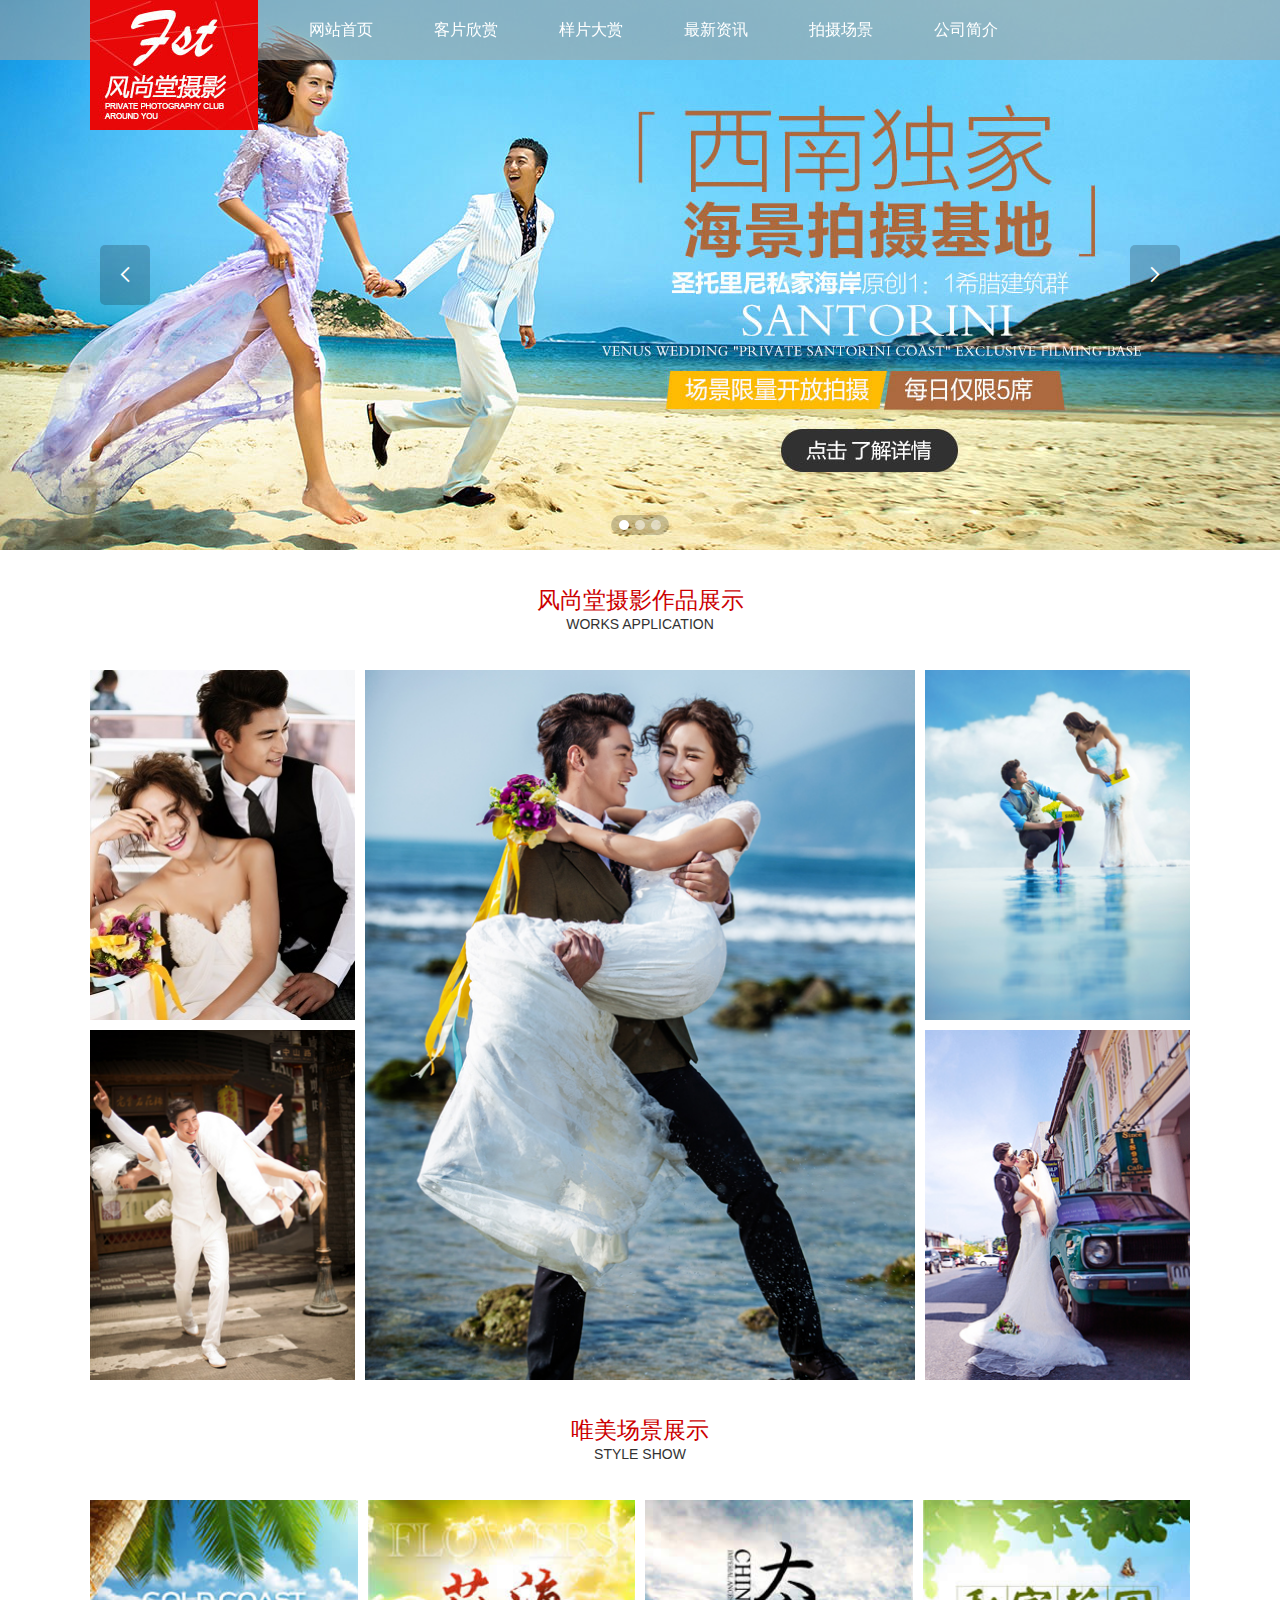
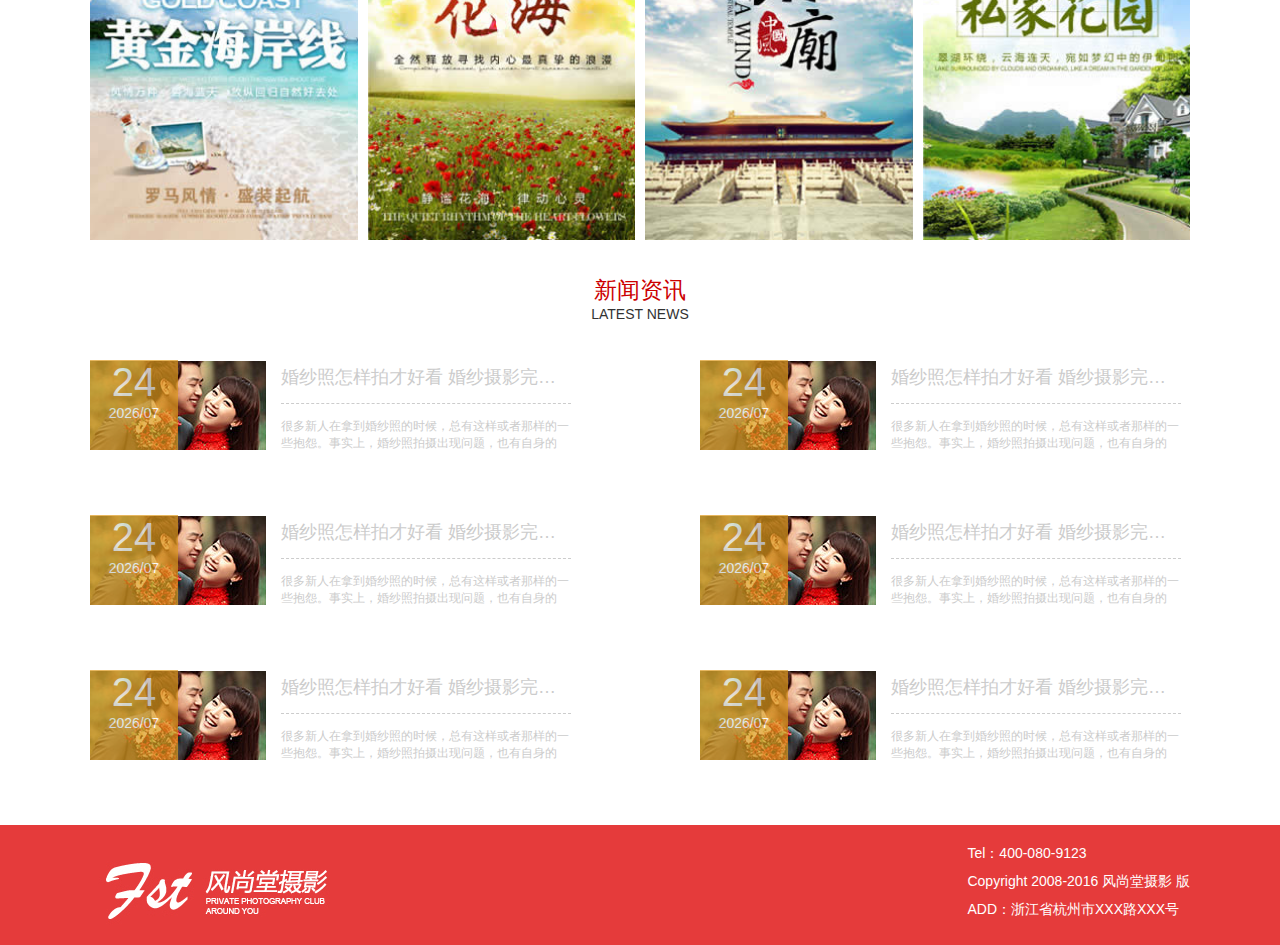
<file: hunsha/index.html>
<!DOCTYPE html>
<html>
	<head>
		<meta charset="utf-8" />
		<title></title>
		<!-- <link rel="stylesheet" href="css/reset.css"> -->
		<link rel="stylesheet" href="css/index.css">
		<script src="js/jquery-3.4.1.js"></script>
		<link rel="stylesheet" type="text/css" href="js/layui/layui/css/layui.css" media="all" />
	</head>
	<body>
		<!-- 顶部导航 -->
		<div class="nav">
			<div class="box nav-box fudong">
				<!-- logo -->
				<div class="logo fl"><a href="#"></a></div>
				<!-- 导航栏 -->
				<div class="dhl fl">
					<ul id="uu">
						<li class="nav-uu-li fl"><a href="#">网站首页</a></li>
						<li class="nav-uu-li fl">
							<a href="#">客片欣赏</a>
							<ul class='nav-ul'>
								<li><a href="#">婚纱客片</a></li>
								<li><a href="#">写真客片</a></li>
								<li><a href="#">其他客片</a></li>
							</ul>
						</li>
						<li class="nav-uu-li fl">
							<a href="#">样片大赏</a>
							<ul class='nav-ul'>
								<li><a href="#">婚纱作品</a></li>
								<li><a href="#">写真作品</a></li>
								<li><a href="#">其他作品</a></li>
							</ul>
						</li>
						<li class="nav-uu-li fl">
							<a href="#">最新资讯</a>
							<ul class='nav-ul'>
								<li><a href="#">优惠活动</a></li>
								<li><a href="#">行业新闻</a></li>
							</ul>
						</li>
						<li class="nav-uu-li fl">
							<a href="#">拍摄场景</a>
							<ul class='nav-ul'>
								<li><a href="#">内景场地</a></li>
								<li><a href="#">外景场地</a></li>
							</ul>
						</li>
						<li class="nav-uu-li fl">
							<a href="#">公司简介</a>
							<ul class='nav-ul'>
								<li><a href="#">公司简介</a></li>
								<li><a href="#">联系我们</a></li>
								<li><a href="#">精英团队</a></li>
							</ul>
						</li>
					</ul>
				</div>
			</div>
		</div>

		<!-- banner图 -->
		<div class="banner layui-carousel" id="test1">
			<div carousel-item  id="ban">
				<div></div>
				<div></div>
				<div><!-- <img src="img/banner03.jpg" alt=""> --></div>
			</div>
			<!-- 条目中可以是任意内容，如：<img src=""> -->
		</div>

		<!-- 风尚展示 -->
		<div class="fszs">
			<div class="box fszs-box">
				<div class="bt">
					<h1>风尚堂摄影作品展示</h1>
					<p>WORKS APPLICATION</p>
				</div>
				<div class="fszs-nr">
					<div class="fszs-nrl fszs-nrx">
						<div class="fszs-nrt img"><img src="img/photo01.jpg" class="img" alt=""><span class="fszs-span">全国旅拍·游艇</span></div>
						<div class="fszs-nrt img"><img src="img/photo02.jpg" class="img" alt=""><span class="fszs-span">全国旅拍·厦门</span></div>
					</div>
					<div class="fszs-nrc fszs-nrx fszs-nrc-ptn img"><img src="img/photo03.jpg" class="img" alt=""><span class="fszs-span k">全国旅拍·礁石</span></div>
					<div class="fszs-nrr fszs-nrx">
						<div class="fszs-nrt img"><img src="img/photo04.jpg" class="img" alt=""><span class="fszs-span">全国旅拍·大小洞</span></div>
						<div class="fszs-nrt img"><img src="img/photo05.jpg" class="img" alt=""><span class="fszs-span">全国旅拍·泰国</span></div>
					</div>
				</div>
			</div>
		</div>

		<!-- 唯美展示 -->
		<div class="wmzs">
			<div class="box wmzs-box">
				<div class="bt">
					<h1>唯美场景展示</h1>
					<p>STYLE SHOW</p>
				</div>
				<div class="wmzs-nr fudong">
					<div class="wmzsn-img fl"><img src="img/genpai01.jpg" alt=""><span class="zhezhao"></span></div>
					<div class="wmzsn-img fl"><img src="img/genpai02.jpg" alt=""><span class="zhezhao"></span></div>
					<div class="wmzsn-img fl"><img src="img/genpai03.jpg" alt=""><span class="zhezhao"></span></div>
					<div class="wmzsn-img fl"><img src="img/genpai04.jpg" alt=""><span class="zhezhao"></span></div>
				</div>
			</div>
		</div>

		<!-- 新闻资讯 -->
		<div class="xwzx">
			<div class="box xwzx-box">

				<div class="bt">
					<h1>新闻资讯</h1>
					<p>LATEST NEWS</p>
				</div>
				<div class="xwzx-nr fudong">
					<div class="xwzx-nr-n fudong">

						<div class="xwzxn-img fl">
							<div class="xwzxn-Dtae">
								<p class="pd">31</p>
								<p class="ps">2015.01</p>
							</div>
						</div>
						<div class="xwzxn-wb fr">
							<p class="xwzx-bt">婚纱照怎样拍才好看 婚纱摄影完美的照片</p>
							<p class="xwzx-nr">很多新人在拿到婚纱照的时候，总有这样或者那样的一些抱怨。事实上，婚纱照拍摄出现问题，也有自身的</p>
						</div>
					</div>
					<div class="xwzx-nr-n fudong">

						<div class="xwzxn-img fl">
							<div class="xwzxn-Dtae">
								<p class="pd">31</p>
								<p class="ps">2015.01</p>
							</div>
						</div>
						<div class="xwzxn-wb fr">
							<p class="xwzx-bt">婚纱照怎样拍才好看 婚纱摄影完美的照片</p>
							<p class="xwzx-nr">很多新人在拿到婚纱照的时候，总有这样或者那样的一些抱怨。事实上，婚纱照拍摄出现问题，也有自身的</p>
						</div>
					</div>
					<div class="xwzx-nr-n fudong">

						<div class="xwzxn-img fl">
							<div class="xwzxn-Dtae">
								<p class="pd">31</p>
								<p class="ps">2015.01</p>
							</div>
						</div>
						<div class="xwzxn-wb fr">
							<p class="xwzx-bt">婚纱照怎样拍才好看 婚纱摄影完美的照片</p>
							<p class="xwzx-nr">很多新人在拿到婚纱照的时候，总有这样或者那样的一些抱怨。事实上，婚纱照拍摄出现问题，也有自身的</p>
						</div>
					</div>
					<div class="xwzx-nr-n fudong">

						<div class="xwzxn-img fl">
							<div class="xwzxn-Dtae">
								<p class="pd">31</p>
								<p class="ps">2015.01</p>
							</div>
						</div>
						<div class="xwzxn-wb fr">
							<p class="xwzx-bt">婚纱照怎样拍才好看 婚纱摄影完美的照片</p>
							<p class="xwzx-nr">很多新人在拿到婚纱照的时候，总有这样或者那样的一些抱怨。事实上，婚纱照拍摄出现问题，也有自身的</p>
						</div>
					</div>
					<div class="xwzx-nr-n fudong">

						<div class="xwzxn-img fl">
							<div class="xwzxn-Dtae">
								<p class="pd">31</p>
								<p class="ps">2015.01</p>
							</div>
						</div>
						<div class="xwzxn-wb fr">
							<p class="xwzx-bt">婚纱照怎样拍才好看 婚纱摄影完美的照片</p>
							<p class="xwzx-nr">很多新人在拿到婚纱照的时候，总有这样或者那样的一些抱怨。事实上，婚纱照拍摄出现问题，也有自身的</p>
						</div>
					</div>
					<div class="xwzx-nr-n fudong">

						<div class="xwzxn-img fl">
							<div class="xwzxn-Dtae">
								<p class="pd">31</p>
								<p class="ps">2015.01</p>
							</div>
						</div>
						<div class="xwzxn-wb fr">
							<p class="xwzx-bt">婚纱照怎样拍才好看 婚纱摄影完美的照片</p>
							<p class="xwzx-nr">很多新人在拿到婚纱照的时候，总有这样或者那样的一些抱怨。事实上，婚纱照拍摄出现问题，也有自身的</p>
						</div>
					</div>

				</div>
			</div>
		</div>

		<!-- foot底部 -->
		<div class="foot">
			<div class="box foot-box">

				<div class="foot-l fl">
					<a href="#"><img src="img/end-logo.jpg" alt=""></a>
				</div>
				<div class="foot-r fr">
					<dl>
						<dd>Tel：400-080-9123</dd>
						<dd>Copyright 2008-2016 风尚堂摄影 版</dd>
						<dd>ADD：浙江省杭州市XXX路XXX号 </dd>
					</dl>
				</div>
			</div>
		</div>
		<div class="fh">
		
		</div>
		<script src="js/layui/layui/layui.js"></script>
		<script src="js/index.js"></script>
	</body>
</html>
</file>
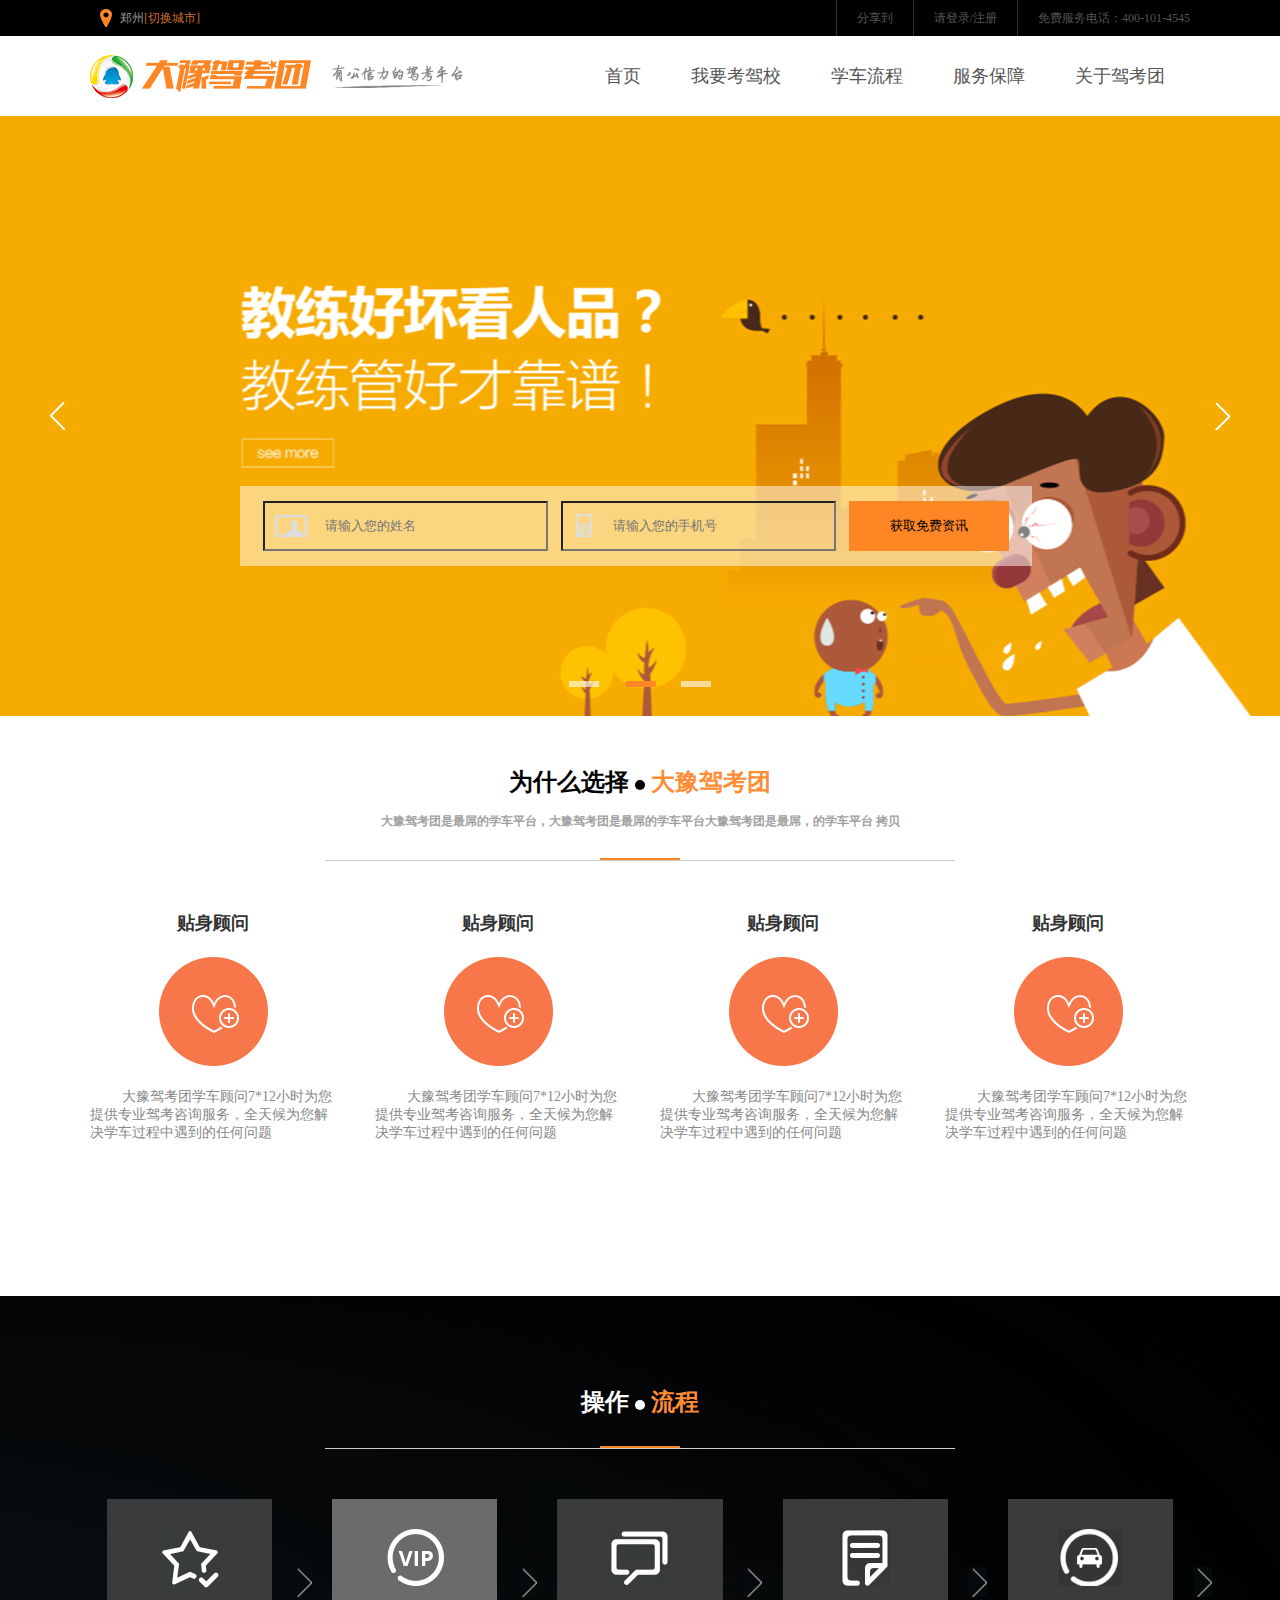
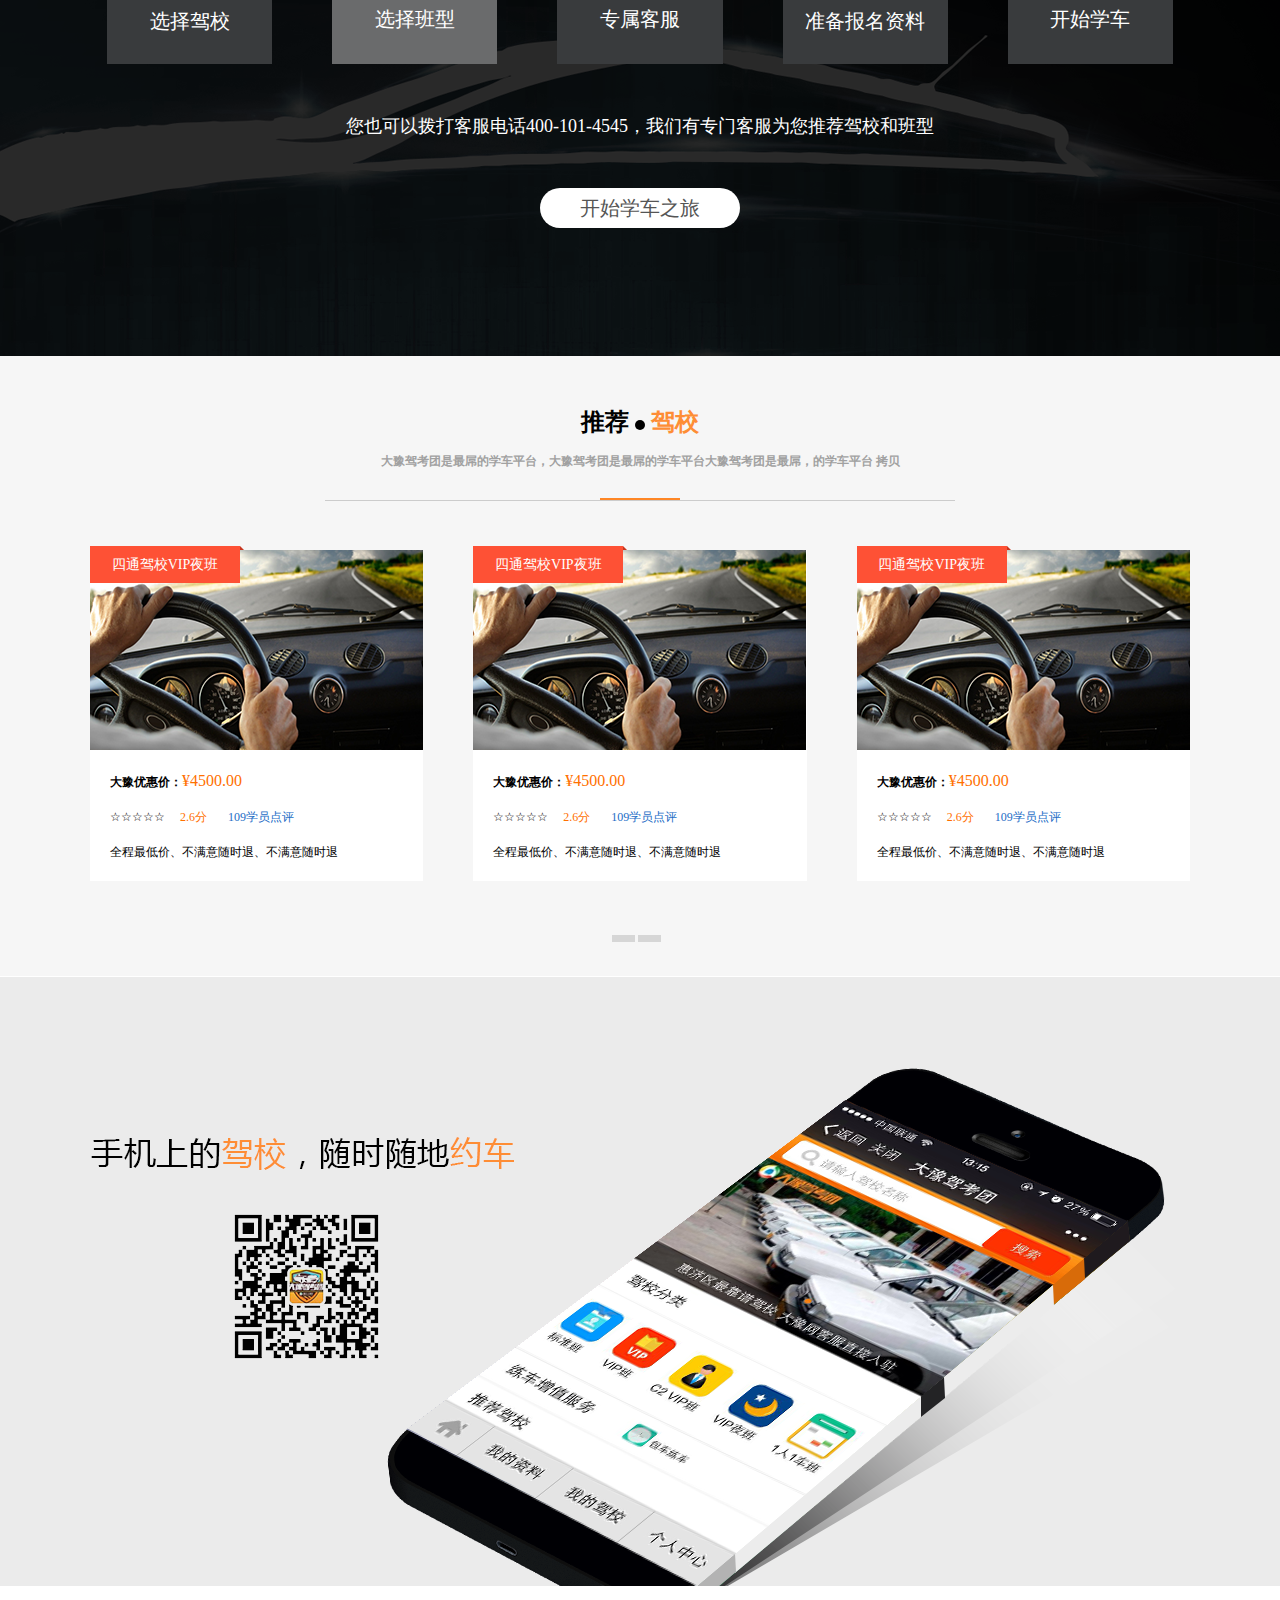
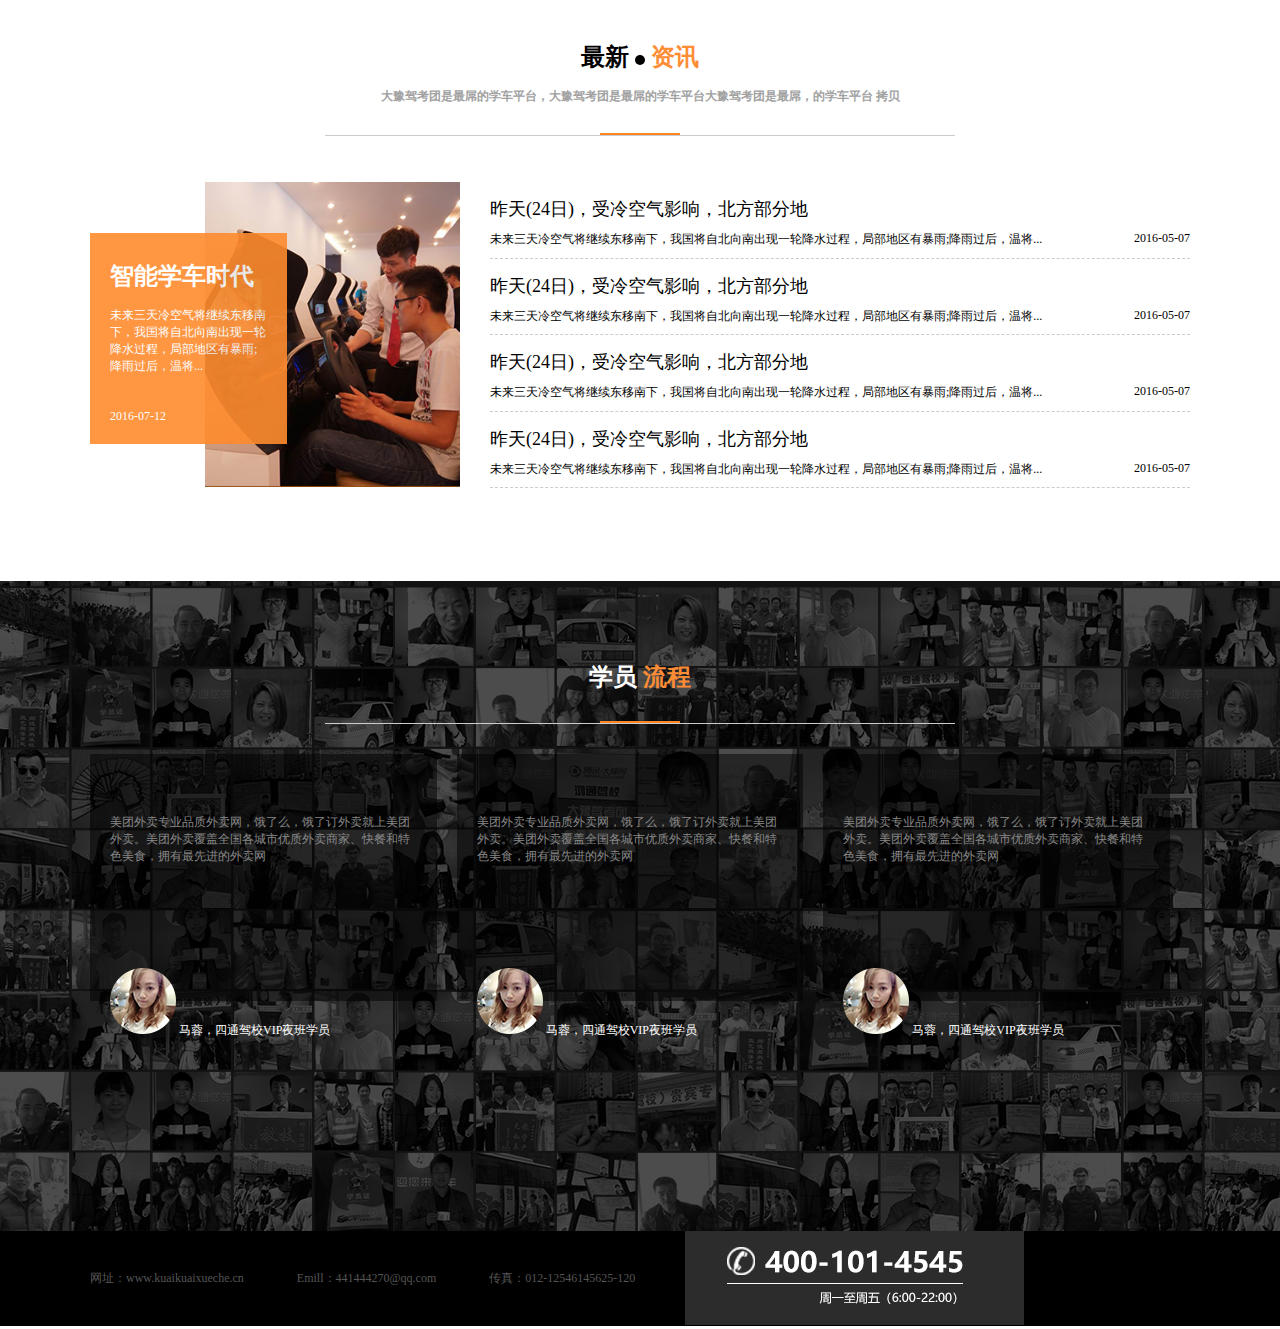
<file: jiaxiao/index.html>
<!DOCTYPE html>
<html>
	<head>
		<meta charset="utf-8" />
		<title></title>
		<link rel="stylesheet" href="./css/index.css">
	</head>
	<body>
		<!-- 顶部登录 -->
		<div class="site-topbar">
			<div class="content clear">
				<div class="topbar-l fl clear">
					<div class="l-img fl"></div>
					<div class="l-text fr">
						郑州<span class="color">[切换城市]</span>
					</div>
				</div>
				<div class="topbar-r fr">
					<ul>
						<li><a href="#">分享到</a></li>
						<li><a href="#">请登录/注册</a></li>
						<li><a href="#">免费服务电话：400-101-4545</a></li>
					</ul>
				</div>
			</div>
		</div>

		<!-- logo -->
		<div class="logo">
			<div class="content logo-cont">
				<img src="./img/logo.jpg" alt="">
				<ul class="fr">
					<li><a href="#">首页</a></li>
					<li><a href="#">我要考驾校</a></li>
					<li><a href="#">学车流程</a></li>
					<li><a href="#">服务保障</a></li>
					<li><a href="#">关于驾考团</a></li>
				</ul>
			</div>
		</div>

		<!-- banner -->
		<div class="banner">
			<div class="content banner-cont">
				<span class="banner-span spanl xiaoguo"></span>
				<div class="form">
					<form action="">
						<input type="text" class="input-text" placeholder="请输入您的姓名">
						<input type="text" class="input-text input-textc" placeholder="请输入您的手机号">
						<input type="button" value="获取免费资讯" class="input-button">
					</form>

				</div>
				<span class="banner-span spanr xiaoguo"></span>
			</div>
		</div>

		<!-- 内容区一，选择原因 -->
		<div class="floor xzyy">
			<div class="content xzyy-cont">
				<div class="floor-top">
					<h1>为什么选择
						<span class="floor-yuan"></span>
						<span>大豫驾考团</span>
						<p class="floor-cont-p">大豫驾考团是最屌的学车平台，大豫驾考团是最屌的学车平台大豫驾考团是最屌，的学车平台 拷贝</p>
					</h1>
				</div>
				<div class="floor-jixian"></div>
				<div class="xzyy-contc">
					<div>
						<h1>贴身顾问</h1>
						<img src="./img/xuanza.jpg" alt="">
						<p> 大豫驾考团学车顾问7*12小时为您提供专业驾考咨询服务，全天候为您解决学车过程中遇到的任何问题</p>
					</div>
					<div>
						<h1>贴身顾问</h1>
						<img src="./img/xuanza.jpg" alt="">
						<p> 大豫驾考团学车顾问7*12小时为您提供专业驾考咨询服务，全天候为您解决学车过程中遇到的任何问题</p>
					</div>
					<div>
						<h1>贴身顾问</h1>
						<img src="./img/xuanza.jpg" alt="">
						<p> 大豫驾考团学车顾问7*12小时为您提供专业驾考咨询服务，全天候为您解决学车过程中遇到的任何问题</p>
					</div>
					<div>
						<h1>贴身顾问</h1>
						<img src="./img/xuanza.jpg" alt="">
						<p> 大豫驾考团学车顾问7*12小时为您提供专业驾考咨询服务，全天候为您解决学车过程中遇到的任何问题</p>
					</div>
				</div>
			</div>
		</div>

		<!-- 内容区2，操作流程 -->
		<div class="floor czlc">
			<div class="content czlc-cont">
				<div class="floor-top">
					<h1 style="color:#fff">操作
						<span class="floor-yuan" style="background-color:#fff"></span>
						<span>流程</span>
					</h1>
				</div>
				<div class="floor-jixian"></div>
				<div class="czlc-czlc clear">
					<div class="czlc-tu">
						<img src="./img/xing.jpg" alt="">
						<p>选择驾校</p>
					</div>
					<div class="czlc-tu">
						<img src="./img/vip.jpg" alt="">
						<p>选择班型</p>
					</div>
					<div class="czlc-tu">
						<img src="./img/xinxi.jpg" alt="">
						<p>专属客服</p>
					</div>
					<div class="czlc-tu">
						<img src="./img/ziliao.jpg" alt="">
						<p>准备报名资料</p>
					</div>
					<div class="czlc-tu">
						<img src="./img/che.jpg" alt="">
						<p>开始学车</p>
					</div>

				</div>
				<div class="czlc-btm">
					<p>您也可以拨打客服电话400-101-4545，我们有专门客服为您推荐驾校和班型</p>
					<a href="#">开始学车之旅</a>
				</div>
			</div>
		</div>

		<!-- 内容区3，推荐驾校 -->
		<div class="floor tjjx">
			<div class="content tjjx-cont">
				<div class="floor-top">
					<h1>推荐
						<span class="floor-yuan"></span>
						<span>驾校</span>
						<p class="floor-cont-p">大豫驾考团是最屌的学车平台，大豫驾考团是最屌的学车平台大豫驾考团是最屌，的学车平台 拷贝</p>
					</h1>
				</div>
				<div class="floor-jixian"></div>
				<div class="tjjx-content">
					<div>
						<span class="toubiao">四通驾校VIP夜班</span>
						<img src="./img/kaiche.png" alt="">
						<p class="tjjx-cont-ptop"><strong>大豫优惠价：</strong><span class="jg">¥4500.00</span></p>
						<p class="tjjx-cont-p">
							☆☆☆☆☆
							<span class="pf">2.6分</span>
							<span class="dp">109学员点评</span>
						</p>
						<p class="tjjx-cont-pbtm">全程最低价、不满意随时退、不满意随时退</p>
					</div>
					<div>
						<span class="toubiao">四通驾校VIP夜班</span>
						<img src="./img/kaiche.png" alt="">
						<p class="tjjx-cont-ptop"><strong>大豫优惠价：</strong><span class="jg">¥4500.00</span></p>
						<p class="tjjx-cont-p">
							☆☆☆☆☆
							<span class="pf">2.6分</span>
							<span class="dp">109学员点评</span>
						</p>
						<p class="tjjx-cont-pbtm">全程最低价、不满意随时退、不满意随时退</p>
					</div>
					<div>
						<span class="toubiao">四通驾校VIP夜班</span>
						<img src="./img/kaiche.png" alt="">
						<p class="tjjx-cont-ptop"><strong>大豫优惠价：</strong><span class="jg">¥4500.00</span></p>
						<p class="tjjx-cont-p">
							☆☆☆☆☆
							<span class="pf">2.6分</span>
							<span class="dp">109学员点评</span>
						</p>
						<p class="tjjx-cont-pbtm">全程最低价、不满意随时退、不满意随时退</p>
					</div>
				</div>
				<div class="tjjx-dian">
					<span></span>
					<span></span>
				</div>
			</div>
		</div>

		<!-- 网上预约 -->
		<div class="wsyy">

		</div>

		<!--内容区域5 最新资讯 -->
		<div class="floor zxzx">
			<div class="content zxzx-cont">
				<div class="floor-top">
					<h1>最新
						<span class="floor-yuan"></span>
						<span>资讯</span>
						<p class="floor-cont-p">大豫驾考团是最屌的学车平台，大豫驾考团是最屌的学车平台大豫驾考团是最屌，的学车平台 拷贝</p>
					</h1>
				</div>
				<div class="floor-jixian"></div>
				<div class="zxzx-content">
					<div class="huangse">
						<h1>智能学车时代</h1>
						<p>未来三天冷空气将继续东移南下，我国将自北向南出现一轮降水过程，局部地区有暴雨;降雨过后，温将...</p>
						<span class="shijian">2016-07-12</span>
					</div>
					<div class="zxzx-img fl">
						<img src="./img/xuec.png" alt="">
					</div>
					<div class="zxzx-text fr">
						<ul>
							<li>
								<p>昨天(24日)，受冷空气影响，北方部分地</p>
								<p>未来三天冷空气将继续东移南下，我国将自北向南出现一轮降水过程，局部地区有暴雨;降雨过后，温将...</p>

							</li>
							<li>
								<p>昨天(24日)，受冷空气影响，北方部分地</p>
								<p>未来三天冷空气将继续东移南下，我国将自北向南出现一轮降水过程，局部地区有暴雨;降雨过后，温将...</p>
							</li>
							<li>
								<p>昨天(24日)，受冷空气影响，北方部分地</p>
								<p>未来三天冷空气将继续东移南下，我国将自北向南出现一轮降水过程，局部地区有暴雨;降雨过后，温将...</p>
							</li>
							<li>
								<p>昨天(24日)，受冷空气影响，北方部分地</p>
								<p>未来三天冷空气将继续东移南下，我国将自北向南出现一轮降水过程，局部地区有暴雨;降雨过后，温将...</p>
							</li>
						</ul>
					</div>
				</div>
			</div>
		</div>

		<!-- 学院日记 -->
		<div class="floor xyrj">
			<div class="zhezhao"></div>
			<div class="content xyrj-cont">
				<div class="floor-top">
					<h1 style="color:#fff">学员
						<span>流程</span>
					</h1>
				</div>
				<div class="floor-jixian"></div>
				<div class="xyrj-contc">
					<div class="xyrj-div">
						<h1></h1>
						<p>美团外卖专业品质外卖网，饿了么，饿了订外卖就上美团外卖。美团外卖覆盖全国各城市优质外卖商家、快餐和特色美食，拥有最先进的外卖网
						</p>
						<div class="xy-img">
							<img src="./img/marong.png" alt="">
							<span>马蓉，四通驾校VIP夜班学员</span>
						</div>

					</div>
					<div class="xyrj-div">
						<h1></h1>
						<p>美团外卖专业品质外卖网，饿了么，饿了订外卖就上美团外卖。美团外卖覆盖全国各城市优质外卖商家、快餐和特色美食，拥有最先进的外卖网
						</p>
						<div class="xy-img">
							<img src="./img/marong.png" alt="">
							<span>马蓉，四通驾校VIP夜班学员</span>
						</div>

					</div>
					<div class="xyrj-div">
						<h1></h1>
						<p>美团外卖专业品质外卖网，饿了么，饿了订外卖就上美团外卖。美团外卖覆盖全国各城市优质外卖商家、快餐和特色美食，拥有最先进的外卖网
						</p>
						<div class="xy-img">
							<img src="./img/marong.png" alt="">
							<span>马蓉，四通驾校VIP夜班学员</span>
						</div>

					</div>
					<div class="xyrj-dian">
						<span></span>
						<span></span>
					</div>
				</div>
			</div>
		</div>

		<!-- 页脚 -->
		<div class="footer">
			<div class="content fudong">
				<div class="footer-l fl">
					<a href="">网址：www.kuaikuaixueche.cn</a>
					<a href="">Emill：441444270@qq.com</a>
					<a href="">传真：012-12546145625-120</a>
				</div>
				<div class="footer-r">
					<img src="./img/tbdh.jpg" alt="">
				</div>
			</div>
		</div>
	</body>
</html>
</file>
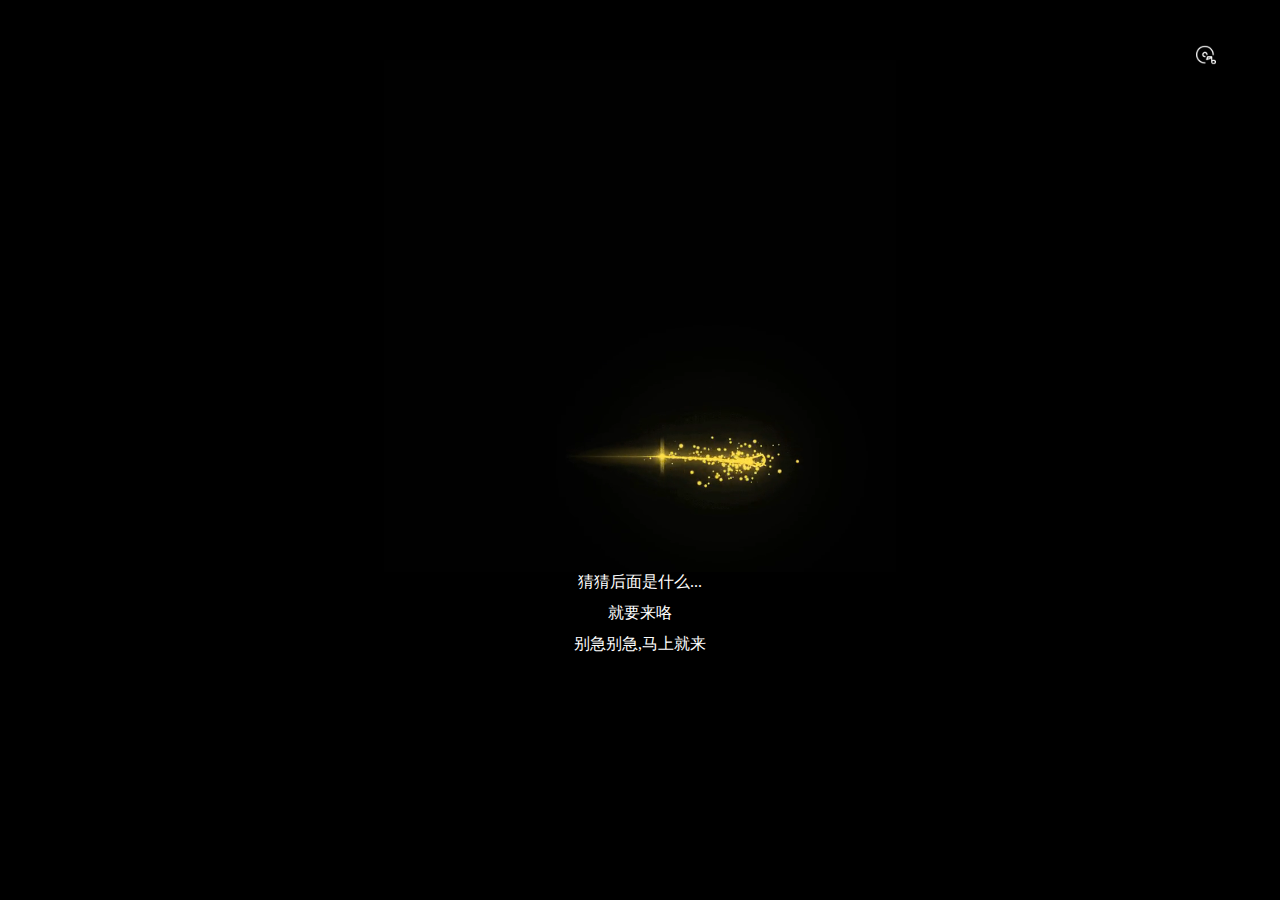
<file: sd/index.html>
<!DOCTYPE html>
<html lang="en">
  <head>
    <meta charset="UTF-8" />
    <meta name="viewport" content="width=device-width, initial-scale=1.0" />
    <title>圣诞节专属</title>
    <link
      rel="stylesheet"
      href="https://cdnjs.cloudflare.com/ajax/libs/animate.css/4.1.1/animate.min.css"
    />
    <link rel="stylesheet" href="./index.css" />
  </head>
  <body>
    <div class="christmas">
      <video
        class="video"
        autoplay
        muted
        src="./img/V-165791-7672212A.mp4"
      ></video>
      <div class="loading animate__animated animate__lightSpeedInRight">
        猜猜后面是什么...
      </div>
      <div
        class="loading animate__animated animate__lightSpeedInLeft animate__delay-2s"
      >
        就要来咯
      </div>
      <div
        class="loading animate__animated animate__rotateIn animate__delay-3s"
      >
        别急别急,马上就来
      </div>
    </div>
    <div class="audio">
      <audio
        id="audio_item"
        src="./圣诞歌曲 - 铃儿响叮当.ogg"
        autoplay
        loop
        preload="auto"
      ></audio>
    </div>
    <script>
      let audio_hot = false;
      const christmas = document.querySelector(".christmas");
      const video = document.querySelector(".video");
      const audio = document.querySelector(".audio");
      const audio_item = document.querySelector("#audio_item");

      audio.addEventListener("click", function (e) {
        e.preventDefault();
        console.log("执行");
        audio_hot = !audio_hot;
        if (audio_hot) {
          audio_item.play();
          audio.style.backgroundImage = `url(./img/music.png)`;
        } else {
          audio_item.pause();
          audio.style.backgroundImage = `url(./img/背景音乐.png)`;
        }
      });
      video.addEventListener("play", () => {
        // video.style.display = "none";
        setTimeout(() => {
          christmas.innerHTML = `<div
        class="content"
        style="
          margin: 0 auto;
          width: 100%;
          height: 100vh;
          max-width: 790px;
          max-height: 100vh;
          position: relative;
        "
      >
        <svg class="" xmlns="http://www.w3.org/2000/svg" viewBox="0 0 300 100">
          <defs>
            <linearGradient id="textGradient" x1="0%" y1="0%" x2="100%" y2="0%">
              <stop offset="0%" stop-color="#ff0000" />
              <stop offset="50%" stop-color="#FFDF00" />
              <stop offset="100%" stop-color="#ff0000" />
            </linearGradient>
          </defs>
          <path id="semicircle" d="M 0 100 A 100 60 0 0 1 300 100"></path>
          <text>
            <textPath
              xlink:href="#semicircle"
              startOffset="50%"
              text-anchor="middle"
              class="text"
            >
              <!-- 圣诞 ♥ 快乐 -->
              <tspan dy="-5" style="fill: url(#textGradient)">
                圣诞 ♥ 快乐
              </tspan>
            </textPath>
          </text>
        </svg>

        <img class="xx1" src="./img/星星.png" />
        <img class="xx2" src="./img/星星.png" />
        <img class="xx3" src="./img/星星.png" />
        <img class="xx4" src="./img/星星.png" />
        <img class="xx5" src="./img/星星.png" />
        <img class="xx6" src="./img/星星.png" />
        <img class="xx7" src="./img/星星.png" />
        <img class="xx8" src="./img/星星.png" />
        <img class="ren" src="./img/1.png" alt="" />
        <img class="lu" src="./img/小鹿.png" alt="" />
        <img class="sds" src="./img/圣诞树.png" alt="" />
        <img class="lwh" src="./img/圣诞礼盒.png" alt="" />
        <div class="y_title animate__animated animate__rubberBand">Merry Christmas</div>
      </div>`;
        }, 5000);
      });
    </script>
  </body>
</html>
</file>
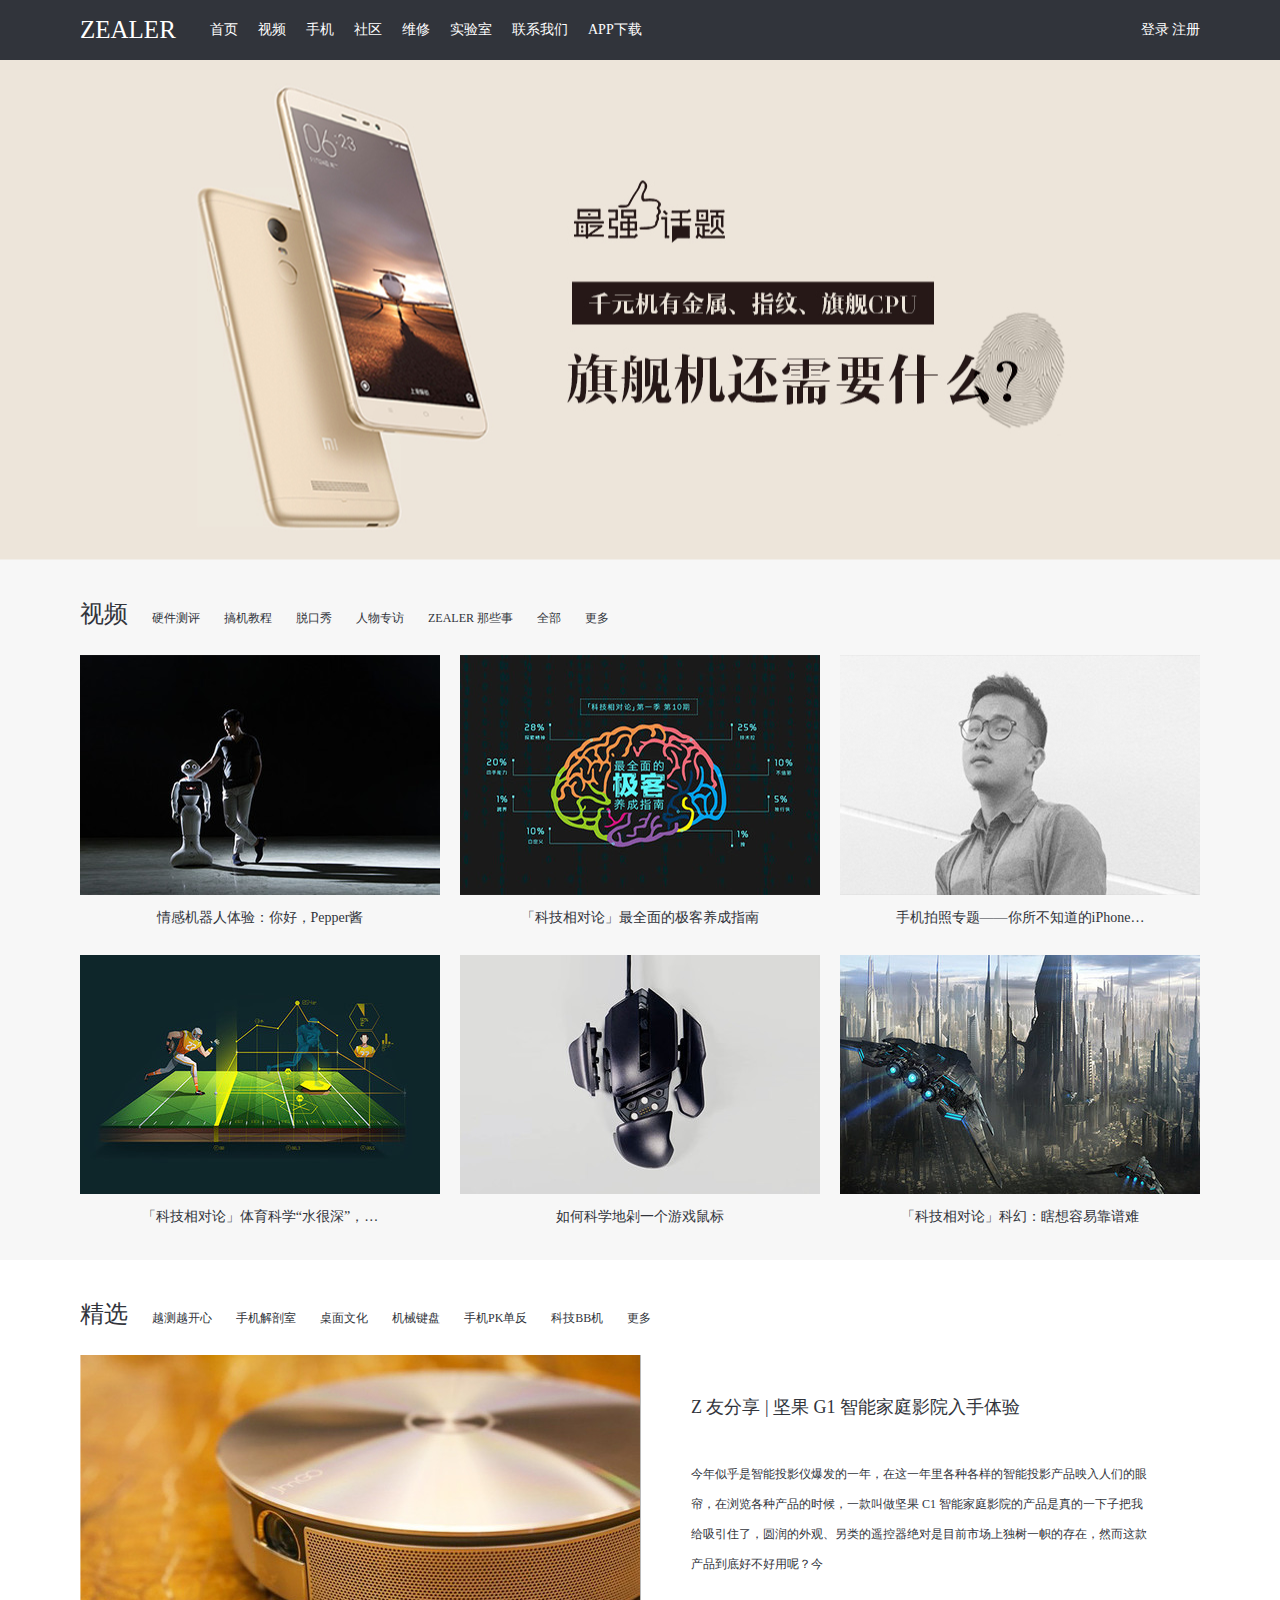
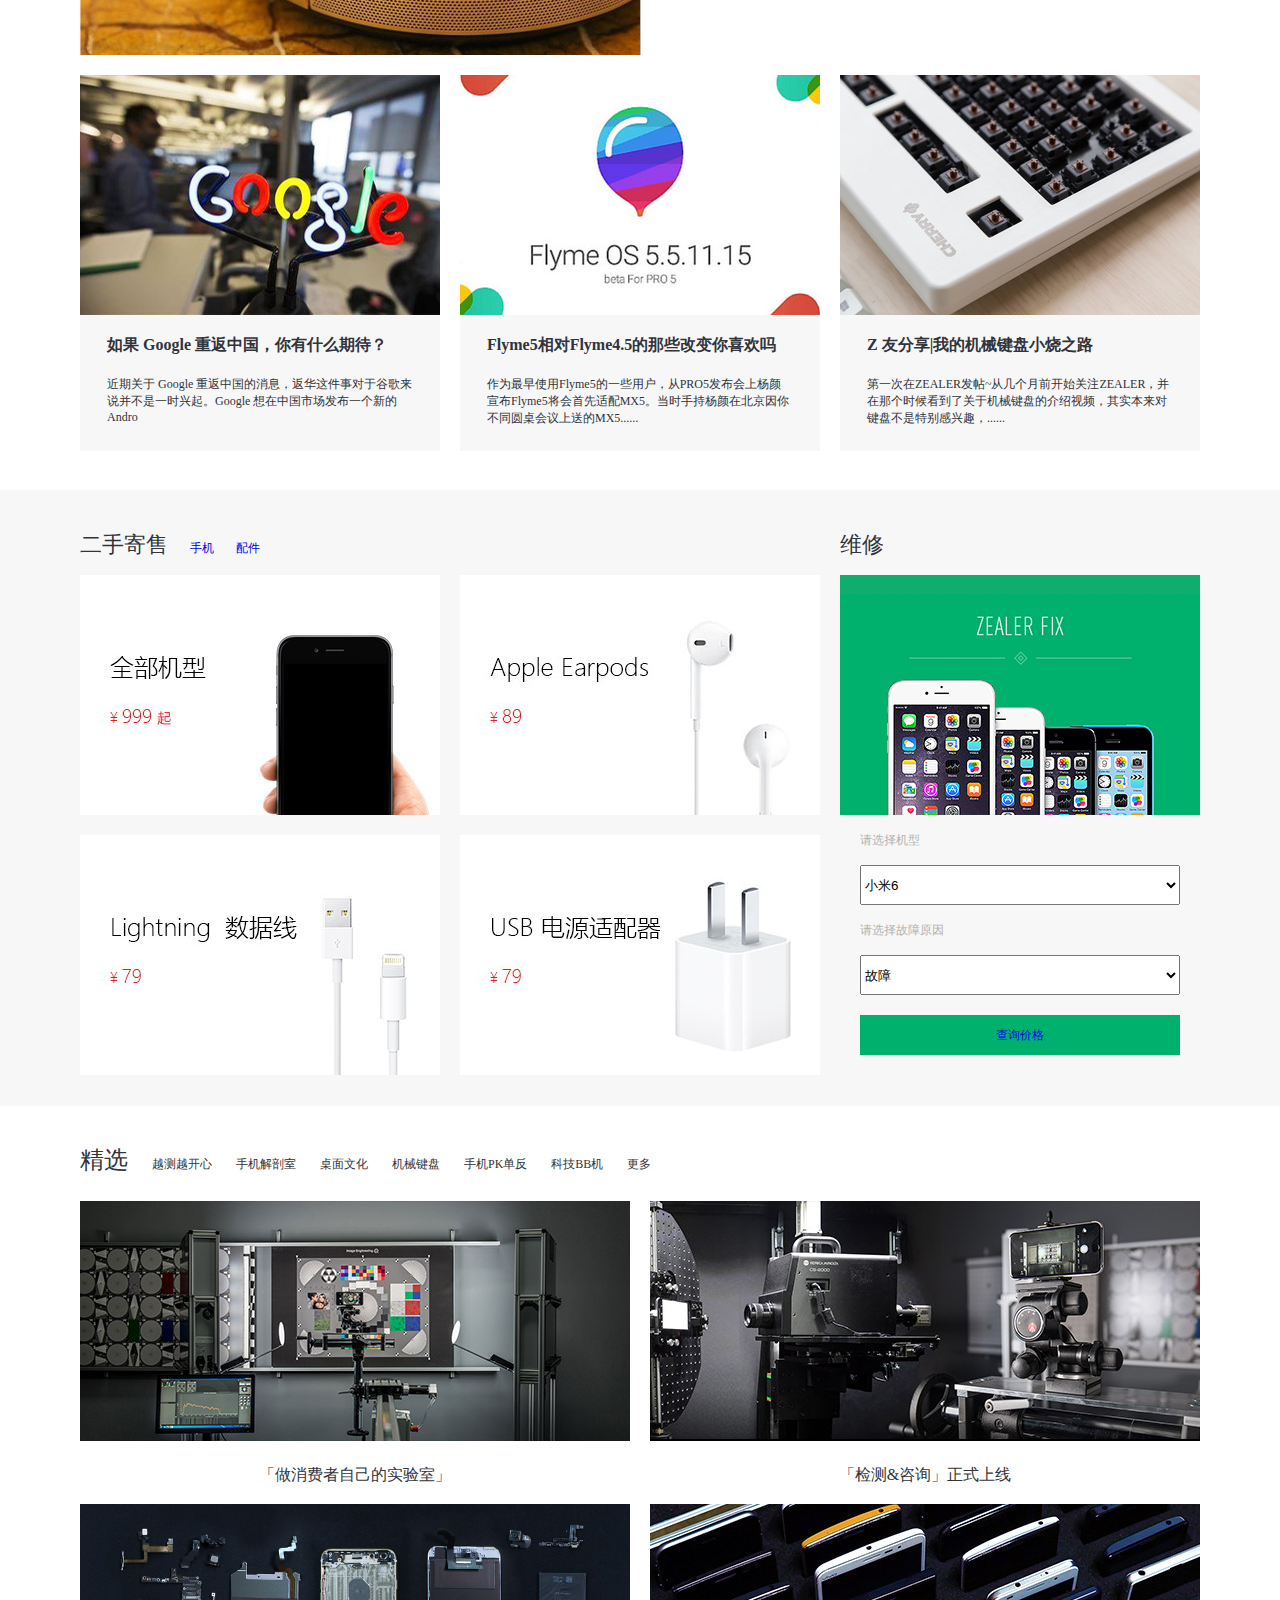
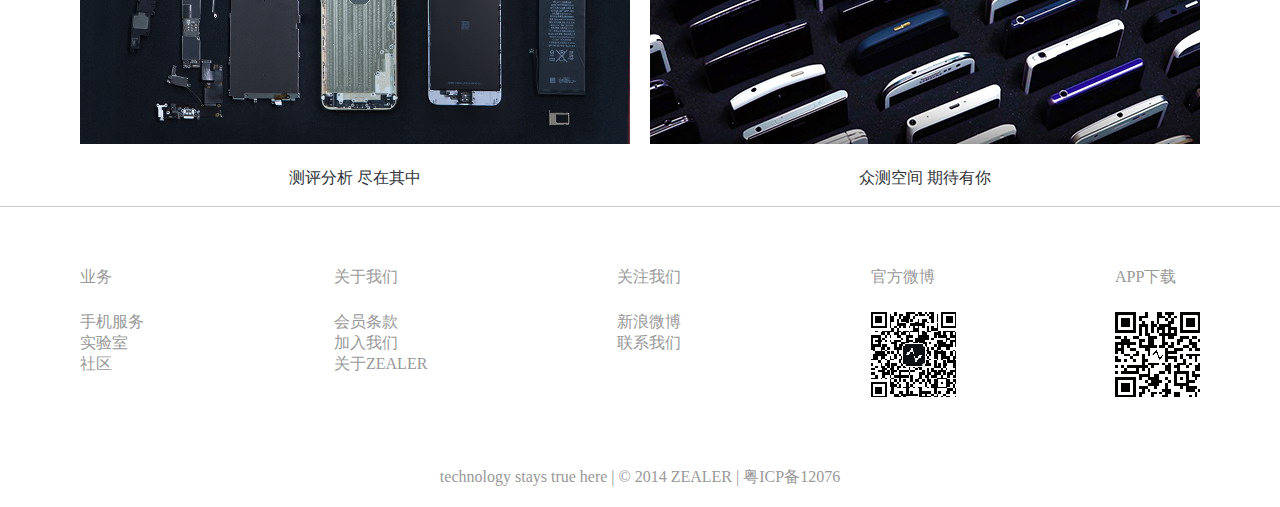
<file: wangye/index.html>
<!DOCTYPE html>
<html>
	<head>
		<meta charset="utf-8" />
		<title>首页</title>
		<link rel="stylesheet" href="./css/index.css">
	</head>
	<body>
		
		<!-- 顶部 -->
		<div class="nav">
			<div class="content nav-cont clear">
				<div class="nav-cont-l fl clear">
					<div class="logo fl">ZEALER</div>
					<div class="nav-nav fl">
						<ul class="clear">
							<li><a href="#">首页</a></li>
							<li><a href="#">视频</a></li>
							<li><a href="#">手机</a></li>
							<li><a href="#">社区</a></li>
							<li><a href="#">维修</a></li>
							<li><a href="#">实验室</a></li>
							<li><a href="#">联系我们</a></li>
							<li><a href="#">APP下载</a></li>
						</ul>
					</div>
				</div>
				<div class="nav-cont-r fr">
					<a href="#">登录</a>
					<a href="#">注册</a>
				</div>
			</div>
		</div>
		
		<!-- banner -->
		<div class="banner">
			
		</div>
		
		<!-- 视频 -->
		<div class="shipin">
			<div class="content shipin-cont clear">
				<div class="lan claer">
					<span class="bt">视频</span>
					<ul class='clear'>
						<li><a href="#">硬件测评</a></li>
						<li><a href="#">搞机教程</a></li>
						<li><a href="#">脱口秀</a></li>
						<li><a href="#">人物专访</a></li>
						<li><a href="#">ZEALER 那些事</a></li>
						<li><a href="#">全部</a></li>
					</ul>
					<a href="#" class="gd">更多</a>
				</div>
				<div class="shipin-contbd clear">
					<div class="shipin-img fl xiaoguo">
						<img src="./img/bner-1.png" alt="">
						<p>情感机器人体验：你好，Pepper酱</p>
					</div>
					<div class="shipin-img fl xiaoguo">
						<img src="./img/bner-2.png" alt="">
						<p>「科技相对论」最全面的极客养成指南</p>
					</div>
					<div class="shipin-img fl xiaoguo">
						<img src="./img/bner-3.png" alt="">
						<p>手机拍照专题——你所不知道的iPhone…</p>
					</div>
					<div class="shipin-img tp fl xiaoguo">
						<img src="./img/bner-4.png" alt="">
						<p>「科技相对论」体育科学“水很深”，…</p>
					</div>
					<div class="shipin-img tp fl xiaoguo">
						<img src="./img/bner-5.png" alt="">
						<p>如何科学地剁一个游戏鼠标</p>
					</div>
					<div class="shipin-img tp fl xiaoguo">
						<img src="./img/bner6.png" alt="">
						<p>「科技相对论」科幻：瞎想容易靠谱难</p>
					</div>
				</div>
			</div>
		</div>
		
		<!-- 社区 -->
		<div class="shequ">
			<div class="content shequ-cont">
				<div class="lan claer">
					<span class="bt">精选</span>
					                              
					<ul class='clear'>
						<li><a href="#">越测越开心</a></li>
						<li><a href="#">手机解剖室 </a></li>
						<li><a href="#">桌面文化</a></li>
						<li><a href="#">机械键盘</a></li>
						<li><a href="#">手机PK单反</a></li>
						<li><a href="#">科技BB机</a></li>
					</ul>
					<a href="#" class="gd">更多</a>
				</div>
				<div class="shequ-cont-bd">
					<div class="shequ-cont-bdtop">
						<img src="./img/shequz.png" class="xiaoguo" alt="">
						<div class="shequ-text">
							<h1>Z 友分享 | 坚果 G1 智能家庭影院入手体验</h1>
							<p>今年似乎是智能投影仪爆发的一年，在这一年里各种各样的智能投影产品映入人们的眼帘，在浏览各种产品的时候，一款叫做坚果 C1 智能家庭影院的产品是真的一下子把我给吸引住了，圆润的外观、另类的遥控器绝对是目前市场上独树一帜的存在，然而这款产品到底好不好用呢？今</p>
						</div>
					</div>
					<div class="shequ-cont-bdtop-bd">
						<div class="shequ-bd-text  xiaoguo">
							<img src="./img/shequ3-1.png" alt="">
							<div class="wenben">
								<h3>如果 Google 重返中国，你有什么期待？</h3>
								<p>近期关于 Google 重返中国的消息，返华这件事对于谷歌来说并不是一时兴起。Google 想在中国市场发布一个新的Andro</p>
							</div>
						</div>
						<div class="shequ-bd-text xiaoguo">
							<img src="./img/shequ3-2.png" alt="">
							<div class="wenben">
								<h3>Flyme5相对Flyme4.5的那些改变你喜欢吗</h3>
								<p>作为最早使用Flyme5的一些用户，从PRO5发布会上杨颜宣布Flyme5将会首先适配MX5。当时手持杨颜在北京因你不同圆桌会议上送的MX5......</p>
							</div>
						</div>
						<div class="shequ-bd-text xiaoguo">
							<img src="./img/shequ3-3.png" alt="">
							<div class="wenben">
								<h3>Z 友分享|我的机械键盘小烧之路</h3>
								<p>第一次在ZEALER发帖~从几个月前开始关注ZEALER，并在那个时候看到了关于机械键盘的介绍视频，其实本来对键盘不是特别感兴趣，......</p>
							</div>
						</div>
					</div>
				</div>
			</div>
		</div>
		
		<!-- 二手 -->
		<div class="second-hand">
			<div class="content se-had-cont">
				<div class="second-left fl">
					<div class="second-left-top">
						<span class="bt">二手寄售</span>
						<ul class="clear">
							<li><a href="#">手机</a></li>
							<li><a href="#">配件</a></li>
						</ul>
					</div>
					<div class="second-left-bd clear">
						<div class="xiaoguo">
							<img src="img/ershou1.png" alt="">
						</div>
						<div class="xiaoguo">
							<img src="img/ershou2.png" alt="">
						</div>
						<div class="bd-botm xiaoguo">
							<img src="img/ershou3.png" alt="">
						</div>
						<div class="bd-botm xiaoguo">
							<img src="img/ershou4.png" alt="">
						</div>
					</div>
				</div>
				<div class="second-right fr">
					<div class="second-right-top">
						<span class="bt">维修</span>
					</div>
					<div class="second-right-bd">
						<img src="./img/ershou5.png" alt="">
						<div class="second-right-bdb">
							<form action="">
								<p>请选择机型</p>
								<select name="" id="">
									<option value="">小米6</option>
								</select>
								<p>请选择故障原因</p>
								<select name="" id="">
									<option value="">故障</option>
								</select>
							</form>
							<a href="#">查询价格</a>
						</div>
					</div>
				</div>
				
			</div>
		</div>
		
		<!-- 实验室 -->
		<div class="Laboratory">
			<div class="content lab-cont">
				<div class="lan claer">
					<span class="bt">精选</span>
					                              
					<ul class='clear'>
						<li><a href="#">越测越开心</a></li>
						<li><a href="#">手机解剖室 </a></li>
						<li><a href="#">桌面文化</a></li>
						<li><a href="#">机械键盘</a></li>
						<li><a href="#">手机PK单反</a></li>
						<li><a href="#">科技BB机</a></li>
					</ul>
					<a href="#" class="gd">更多</a>
				</div>
				<div class="lab-contbd clear">
					<div class="xiaoguo">
						<img src="./img/shiyanshi1.png" alt="">
						<p>「做消费者自己的实验室」</p>
					</div>
					<div class="xiaoguo">
						<img src="./img/shiyanshi2.png" alt="">
						<p>「检测&咨询」正式上线</p>
					</div>
					<div class="xiaoguo">
						<img src="./img/shiyanshi3.png" alt="">
						<p>测评分析 尽在其中</p>
					</div>
					<div class="xiaoguo">
						<img src="./img/shiyanshi4.png" alt="">
						<p>众测空间 期待有你</p>
					</div>
				</div>
			</div>
		</div>
		
		<!-- 页脚 -->
		<div class="footer">
			<div class="content fter-cont">
				<div class="fter-cont-top">
					<dl class="left">  
						<dt>业务</dt>
						<dd>手机服务</dd>
						<dd>实验室</dd>
						<dd>社区</dd>
					</dl>
					<dl class="left">  
						<dt>关于我们</dt>
						<dd>会员条款</dd>
						<dd>加入我们</dd>
						<dd>关于ZEALER</dd>
					</dl>
					<dl class="left">  
					  
						<dt>关注我们</dt>
						<dd>新浪微博</dd>
						<dd>联系我们</dd>
					</dl>
					<dl class="left youer">  
					  
						<dt>官方微博</dt>
						<dd><img src="./img/guanfang.png" alt=""></dd>
					</dl>
					<dl class="left youer app">  
					  
						<dt>APP下载</dt>
						<dd><img src="./img/app.png" alt=""></dd>
					</dl>
				</div>
				<div class="fter-cont-btm">technology stays true here   |   © 2014 ZEALER   |   粤ICP备12076</div>
			</div>
		</div>
	</body>
</html>
</file>
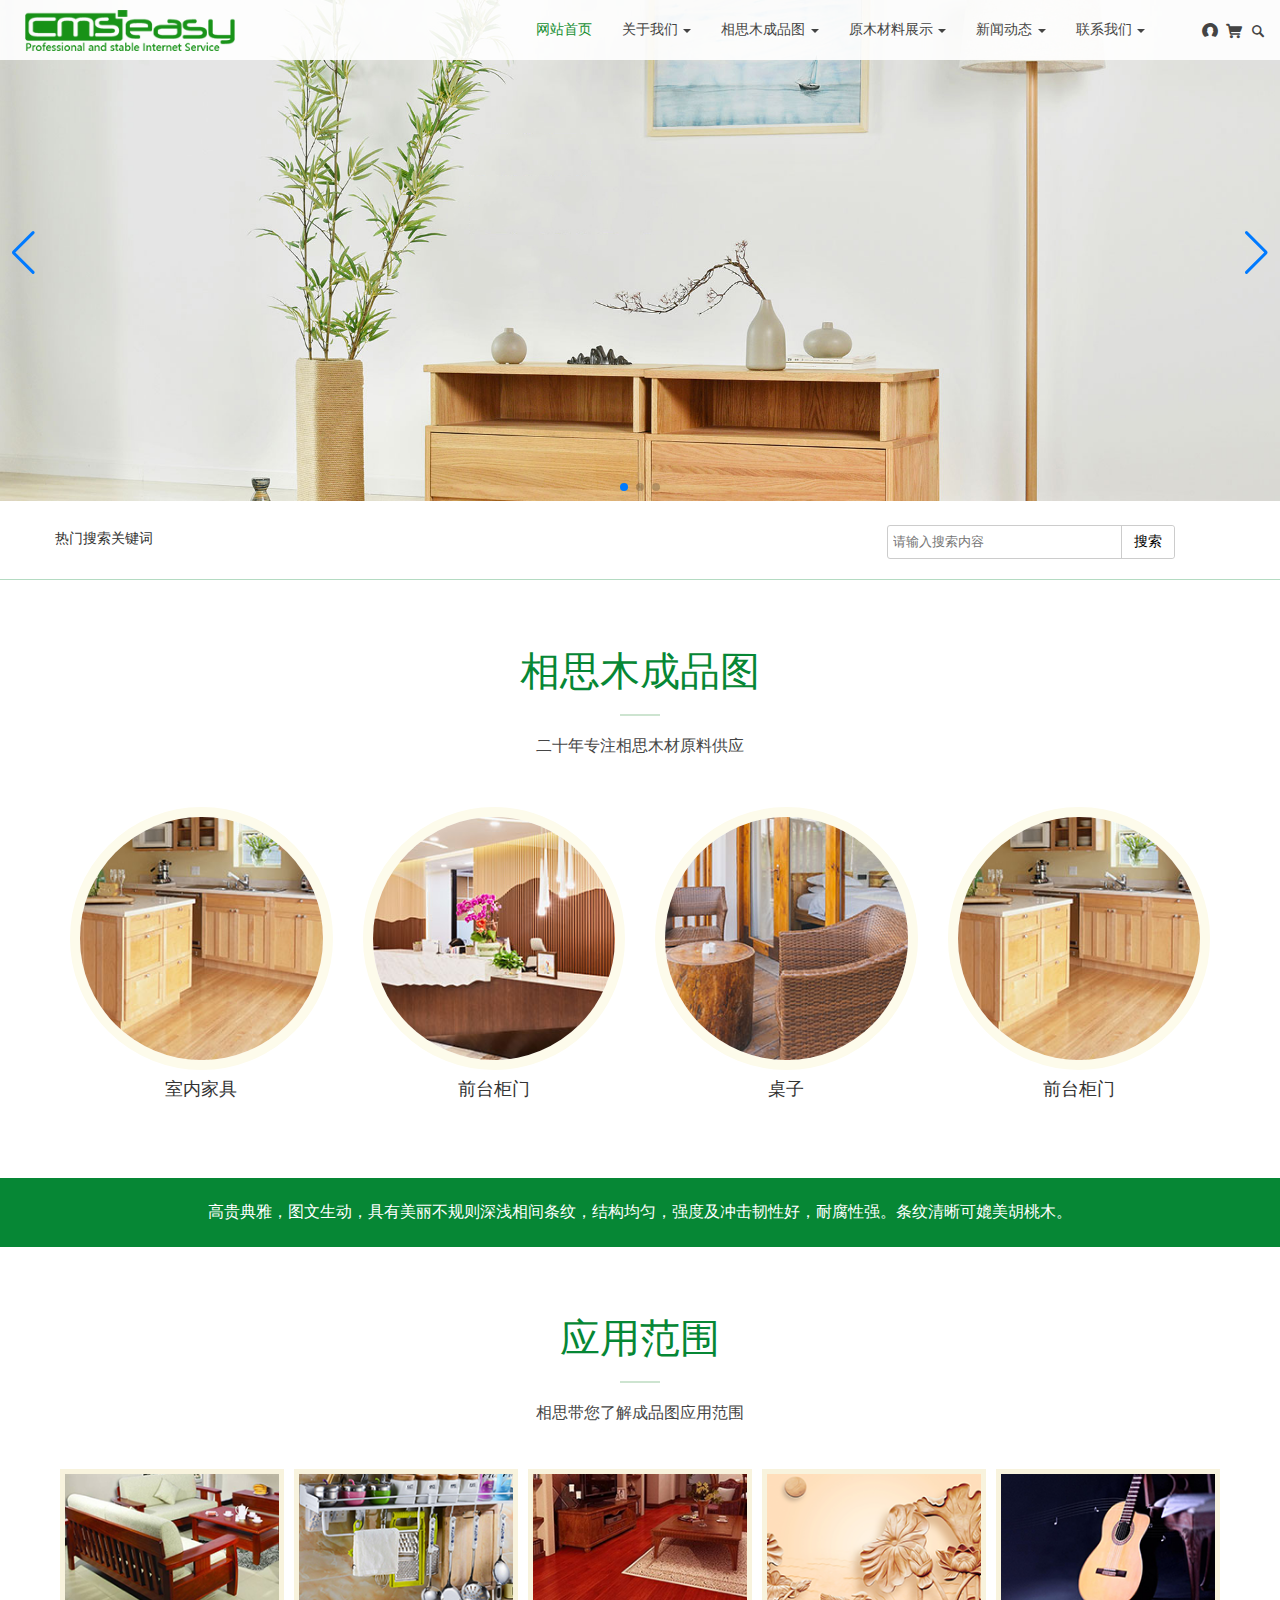
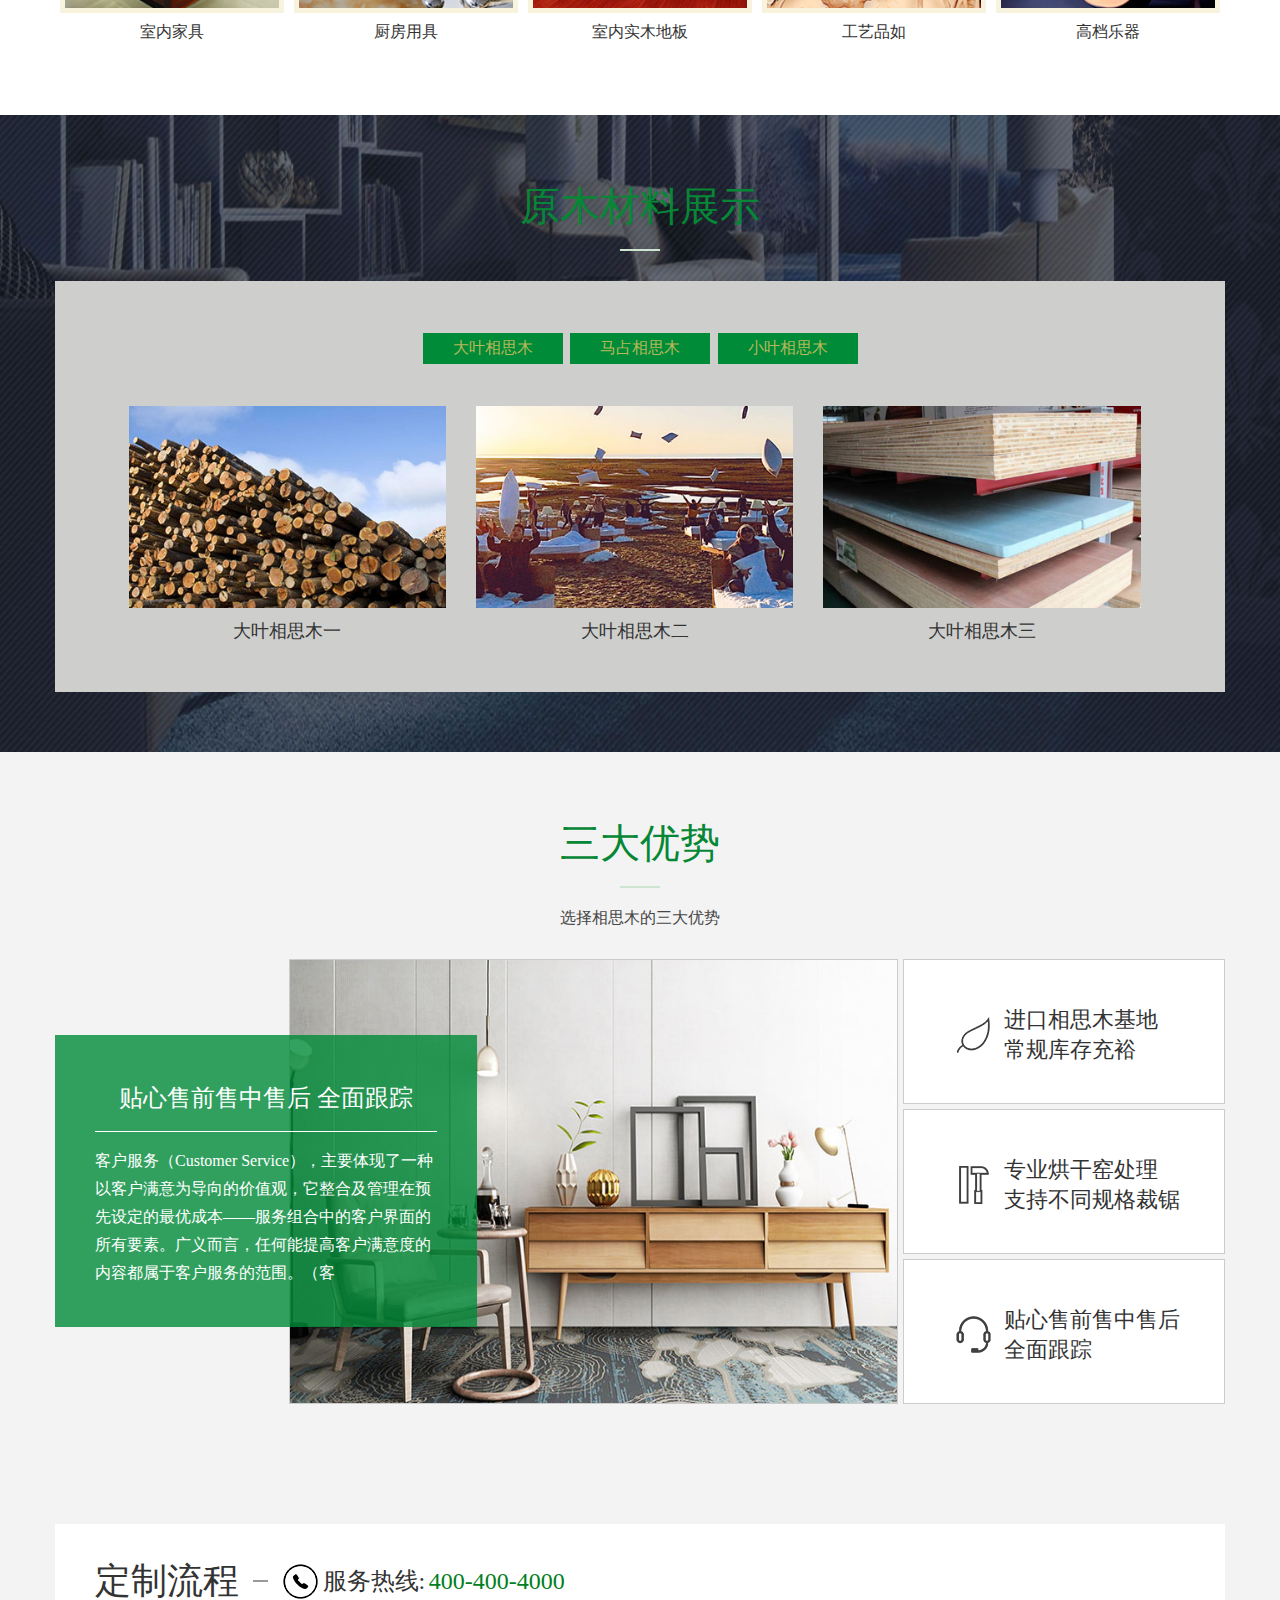
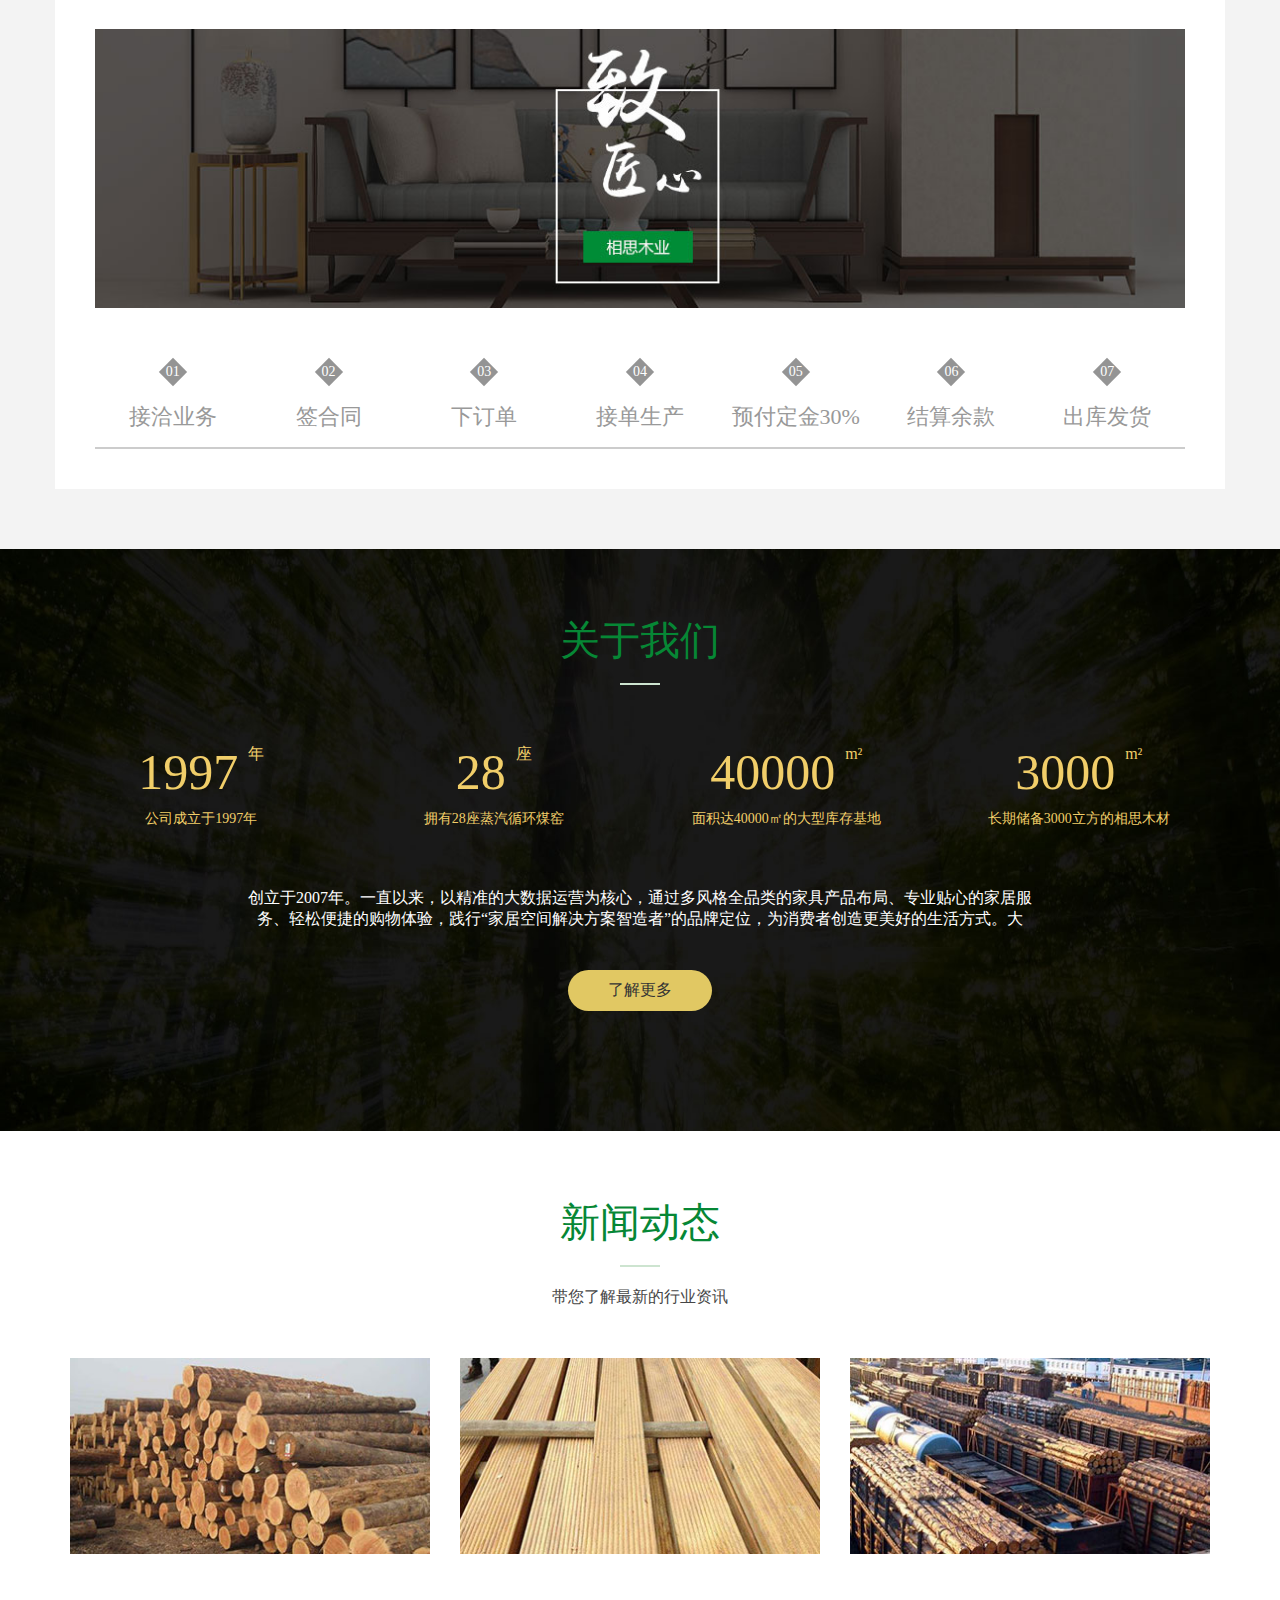
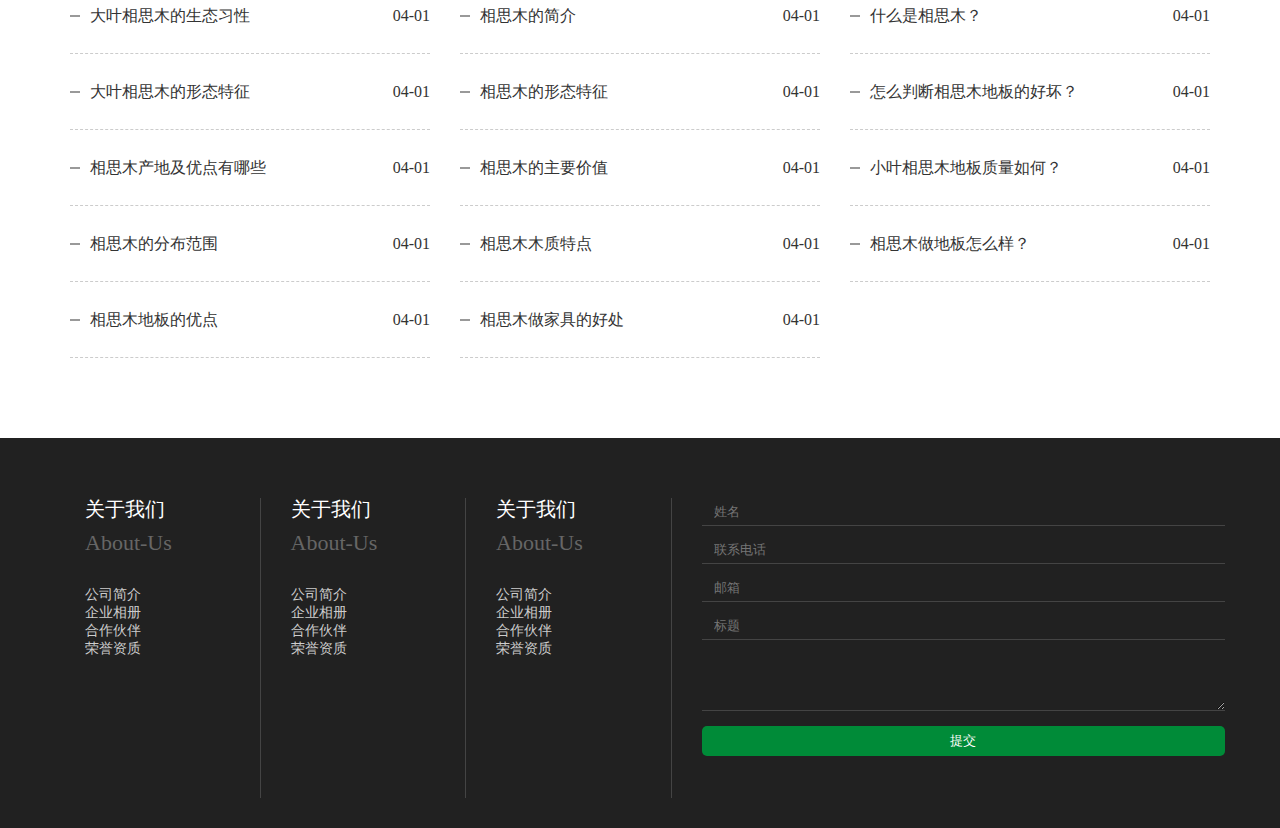
<file: xiangmu1/index.html>
<!DOCTYPE html>
<html>
	<head>
		<meta charset="utf-8">
		<title>自己写的页面</title>
		<link rel="stylesheet" href="css/index.css">
		<script src="js/jquery-3.4.1.js"></script>
		<script src="js/xg.js"></script>
		<link rel="stylesheet" href="swiper-5.0.4/package/css/swiper.min.css">
	</head>
	<body>
		<div class="nav">
			<div class="content fudong">

				<!-- 最小的时候 -->
				<div class="min-w-box fudong">
					<div class="tx fl iconfont">&#xe600;</div>
					<div class="logo  fl">
						<a href="#">
							<img src="img/logo.png" alt="">
						</a>
					</div>
					<div class="nav-right">
						<span></span>
						<span></span>
						<span></span>
					</div>

				</div>
				<div class="top-nav fr">
					<ul class="top-nav-ul  fudong">
						<li><a href="#" class="nav-sy">网站首页</a></li>
						<li><a href="#">关于我们 <span class="xsj"></span></a></li>
						<li><a href="#">相思木成品图 <span class="xsj"></span></a></li>
						<li><a href="#">原木材料展示 <span class="xsj"></span></a></li>
						<li><a href="#">新闻动态 <span class="xsj"></span></a></li>
						<li><a href="#">联系我们 <span class="xsj"></span></a></li>
					</ul>
				</div>
				<div class="logo hidden fl">
					<a href="#">
						<img src="img/logo.png" alt="">
					</a>
				</div>
				<div class="top-nav-right hidden">
					<ul>
						<li><a href="#" class="iconfont">&#xe600;</a></li>
						<li><a href="#" class="iconfont">&#xe601;</a></li>
						<li><a href="#" class="iconfont">&#xe646;</a></li>
					</ul>
				</div>

			</div>
		</div>

		<!-- 轮播图 -->
		<div class="banner">
			<!-- <div class="banner-img">
				<a href="#">
					<img src="img/banner03.jpg" alt="">
				</a>

			</div>

			<ol class="banner-span">
				<li class="banner-li-active"></li>
				<li class="banner-li"></li>
				<li></li>
			</ol> -->
			<div class="swiper-container">
				<div class="swiper-wrapper">
					<div class="swiper-slide">
						<div class="banner-img">
							<a href="#">
								<img src="img/banner03.jpg" alt="">
							</a>

						</div>
					</div>
					<div class="swiper-slide">
						<div class="banner-img">
							<a href="#">
								<img src="img/banner03.jpg" alt="">
							</a>
						</div>
					</div>
					<div class="swiper-slide">
						<div class="banner-img">
							<a href="#">
								<img src="img/banner03.jpg" alt="">
							</a>
						</div>
					</div>
				</div>
				<!-- Add Arrows -->
				<div class="swiper-button-next"></div>
				<div class="swiper-button-prev"></div>
				<!-- Add Pagination -->
				<div class="swiper-pagination"></div>
			</div>
		</div>

		<div class="sousuo ">
			<div class="content fudong">
				<div class="sousuo-ti fl">
					<p>热门搜索关键词</p>
				</div>

				<div class="sousuo-right fr">
					<input type="text" class="sousuo-input" placeholder="请输入搜索内容">
					<span>
						<input type="button" class="sousuo-anniu" value="搜索">
					</span>
				</div>
			</div>
		</div>


		<!-- 第一层 -->
		<div class="zhanshi-okimg">
			<div class="content">
				<div class="zhanshi-top">
					<div class="gongong-top">
						<h4>
							<a href="#">相思木成品图</a>

						</h4>
						<p>二十年专注相思木材原料供应</p>
					</div>

					<!-- 四等分 -->
					<div class="row">
						<div class="row-1">
							<div class="row-df">
								<div class="row-df-img">
									<a href="">
										<img src="img/zs1.jpg" alt="">
									</a>
								</div>
								<div class="row-df-text">
									<h4>
										<a href="#">室内家具</a>
									</h4>
								</div>
							</div>
						</div>
						<div class="row-2">
							<div class="row-df">
								<div class="row-df-img">
									<a href="">
										<img src="img/zs2.jpg" alt="">
									</a>
								</div>
								<div class="row-df-text">
									<h4>
										<a href="#">前台柜门</a>
									</h4>
								</div>
							</div>
						</div>
						<div class="row-3">
							<div class="row-df">
								<div class="row-df-img">
									<a href="">
										<img src="img/zs3.jpg" alt="">
									</a>
								</div>
								<div class="row-df-text">
									<h4>
										<a href="#">桌子</a>
									</h4>
								</div>
							</div>
						</div>
						<div class="row-4">
							<div class="row-df">
								<div class="row-df-img">
									<a href="">
										<img src="img/zs4.jpg" alt="">
									</a>
								</div>
								<div class="row-df-text">
									<h4>
										<a href="#">前台柜门</a>
									</h4>
								</div>
							</div>
						</div>
					</div>
				</div>


			</div>
			<!-- 文字描述 -->
			<div class="zhanshi-text">
				<div class="content">
					<div class="zhanshi-text-c">

						高贵典雅，图文生动，具有美丽不规则深浅相间条纹，结构均匀，强度及冲击韧性好，耐腐性强。条纹清晰可媲美胡桃木。
					</div>
				</div>
			</div>
		</div>


		<!-- 第三联应用范围 -->
		<div class="yingyong-fanwei">
			<div class="content">
				<div class="zhanshi-top">
					<div class="gongong-top">
						<h4>
							<a href="#">应用范围</a>

						</h4>
						<p>相思带您了解成品图应用范围</p>
					</div>
					<div class="yingyong-c">
						<div>
							<div class="c-box">
								<div class="c-box-top">
									<a href="#">
										<img src="img/yy1.png" alt="">
									</a>
								</div>
								<div class="c-box-text">
									<h4>
										<a href="#">室内家具</a>
									</h4>
								</div>
							</div>
						</div>
						<div>
							<div class="c-box">
								<div class="c-box-top">
									<a href="#">
										<img src="img/yy2.png" alt="">
									</a>
								</div>
								<div class="c-box-text">
									<h4>
										<a href="#">厨房用具</a>
									</h4>
								</div>
							</div>
						</div>
						<div>
							<div class="c-box">
								<div class="c-box-top">
									<a href="#">
										<img src="img/yy3.png" alt="">
									</a>
								</div>
								<div class="c-box-text">
									<h4>
										<a href="#">室内实木地板</a>
									</h4>
								</div>
							</div>
						</div>
						<div>
							<div class="c-box">
								<div class="c-box-top">
									<a href="#">
										<img src="img/yy4.png" alt="">
									</a>
								</div>
								<div class="c-box-text">
									<h4>
										<a href="#">工艺品如</a>
									</h4>
								</div>
							</div>
						</div>
						<div>
							<div class="c-box">
								<div class="c-box-top">
									<a href="#">
										<img src="img/yy5.png" alt="">
									</a>
								</div>
								<div class="c-box-text">
									<h4>
										<a href="#">高档乐器</a>
									</h4>
								</div>
							</div>
						</div>
					</div>
				</div>
			</div>
		</div>

		<!-- 原木材料展示 -->
		<div class="yw-zhanshi">
			<div class="content">
				<div class="zhanshi-top">
					<div class="gongong-top">
						<h4>
							<a href="#">原木材料展示</a>

						</h4>
						<!-- <p>相思带您了解成品图应用范围</p> -->
					</div>
					<div class="yw-lunbo">
						<div class="yw-title">
							<ul>
								<li><a href="#" index="0">大叶相思木</a></li>
								<li><a href="#" index="1">马占相思木</a></li>
								<li><a href="#" index="2">小叶相思木</a></li>
							</ul>
						</div>

						<div class="yw-row active" index="0">
							<div>
								<div class="yw-box">
									<div class="yw-img">
										<a href="">
											<img src="img/ycl1.jpg" alt="">
										</a>
									</div>
									<div class="yw-text">
										<h4>
											<a href="">大叶相思木一</a>
										</h4>
									</div>
								</div>
							</div>
							<div>
								<div class="yw-box">
									<div class="yw-img">
										<a href="">
											<img src="img/ycl2.jpg" alt="">
										</a>
									</div>
									<div class="yw-text">
										<h4>
											<a href="">大叶相思木二</a>
										</h4>
									</div>
								</div>
							</div>
							<div>
								<div class="yw-box">
									<div class="yw-img">
										<a href="">
											<img src="img/ycl3.jpg" alt="">
										</a>
									</div>
									<div class="yw-text">
										<h4>
											<a href="">大叶相思木三</a>
										</h4>
									</div>
								</div>
							</div>
						</div>
						<div class="yw-row" index="1">
							<div>
								<div class="yw-box">
									<div class="yw-img">
										<a href="">
											<img src="img/ycl3.jpg" alt="">
										</a>
									</div>
									<div class="yw-text">
										<h4>
											<a href="">大叶相思木一</a>
										</h4>
									</div>
								</div>
							</div>
							<div>
								<div class="yw-box">
									<div class="yw-img">
										<a href="">
											<img src="img/ycl2.jpg" alt="">
										</a>
									</div>
									<div class="yw-text">
										<h4>
											<a href="">大叶相思木二</a>
										</h4>
									</div>
								</div>
							</div>
							<div>
								<div class="yw-box">
									<div class="yw-img">
										<a href="">
											<img src="img/ycl1.jpg" alt="">
										</a>
									</div>
									<div class="yw-text">
										<h4>
											<a href="">大叶相思木三</a>
										</h4>
									</div>
								</div>
							</div>
						</div>
						<div class="yw-row" index="2">
							<div>
								<div class="yw-box">
									<div class="yw-img">
										<a href="">
											<img src="img/ycl1.jpg" alt="">
										</a>
									</div>
									<div class="yw-text">
										<h4>
											<a href="">大叶相思木一</a>
										</h4>
									</div>
								</div>
							</div>
							<div>
								<div class="yw-box">
									<div class="yw-img">
										<a href="">
											<img src="img/ycl3.jpg" alt="">
										</a>
									</div>
									<div class="yw-text">
										<h4>
											<a href="">大叶相思木二</a>
										</h4>
									</div>
								</div>
							</div>
							<div>
								<div class="yw-box">
									<div class="yw-img">
										<a href="">
											<img src="img/ycl2.jpg" alt="">
										</a>
									</div>
									<div class="yw-text">
										<h4>
											<a href="">大叶相思木三</a>
										</h4>
									</div>
								</div>
							</div>
						</div>
					</div>
				</div>
			</div>
		</div>

		<div class="ys">
			<div class="content">
				<div class="zhanshi-top fudong">
					<div class="gongong-top">
						<h4>
							<a href="#">三大优势</a>

						</h4>
						<p>选择相思木的三大优势</p>
					</div>

					<div class="ys-box fudong">
						<div class="ys-box-top">
							<ul>
								<li>
									<a href="">
										<i class="ys-bj ys-bj-1"></i>
										<span>进口相思木基地 常规库存充裕</span>
									</a>
								</li>
								<li>
									<a href="">
										<i class="ys-bj ys-bj-2"></i>
										<span>专业烘干窑处理 支持不同规格裁锯</span>
									</a>
								</li>
								<li>
									<a href="">
										<i class="ys-bj ys-bj-3"></i>
										<span>贴心售前售中售后 全面跟踪</span>
									</a>
								</li>
							</ul>
						</div>
						<div class="ys-box-cont">
							<div class="ys-box-cont-box">
								<div class="ys-box-cont-img">
									<img src="img/ys-img1.jpg" alt="">
								</div>
								<div class="ys-box-cont-text">
									<h4>贴心售前售中售后 全面跟踪</h4>
									<p>客户服务（Customer
										Service），主要体现了一种以客户满意为导向的价值观，它整合及管理在预先设定的最优成本——服务组合中的客户界面的所有要素。广义而言，任何能提高客户满意度的内容都属于客户服务的范围。（客</p>
								</div>
							</div>
						</div>
					</div>
				</div>
			</div>
		</div>


		<!-- 定制流程 -->
		<div class="dz">
			<div class="content">
				<div class="zhanshi-top">
					<div class="dz-box">
						<div class="dz-top">
							<h4>定制流程</h4>
							<h5>服务热线:</h5>
							<p>400-400-4000</p>
						</div>
						<div class="dz-img">
							<img src="img/dz-img.jpg" alt="">
						</div>

						<div class="dz-nav">
							<ul class="dz-nav-ul">
								<li>
									<span>接洽业务</span>
								</li>
								<li>
									<span>签合同</span>
								</li>
								<li>
									<span>下订单</span>
								</li>
								<li>
									<span>接单生产</span>
								</li>
								<li>
									<span>预付定金30%</span>
								</li>
								<li>
									<span>结算余款</span>
								</li>
								<li>
									<span>出库发货</span>
								</li>
							</ul>
						</div>
					</div>
				</div>
			</div>
		</div>


		<!-- 关于我们 -->
		<div class="gywm">
			<div class="content">
				<div class="zhanshi-top">
					<div class="gongong-top">
						<h4>
							<a href="#">关于我们</a>

						</h4>
						<!-- <p>相思带您了解成品图应用范围</p> -->
					</div>
					<div class="gywm-box">
						<div class="gywm-box-top">
							<div>
								<h4>
									<span>1997</span>
									<em>年</em>
								</h4>
								<p>公司成立于1997年</p>
							</div>
							<div>
								<h4>
									<span>28</span>
									<em>座</em>
								</h4>
								<p>拥有28座蒸汽循环煤窑</p>
							</div>
							<div>
								<h4>
									<span>40000</span>
									<em>m²</em>
								</h4>
								<p>面积达40000㎡的大型库存基地</p>
							</div>
							<div>
								<h4>
									<span>3000</span>
									<em>m²</em>
								</h4>
								<p>长期储备3000立方的相思木材</p>
							</div>
						</div>
						<div class="gywm-box-bottom">

							<p>创立于2007年。一直以来，以精准的大数据运营为核心，通过多风格全品类的家具产品布局、专业贴心的家居服务、轻松便捷的购物体验，践行“家居空间解决方案智造者”的品牌定位，为消费者创造更美好的生活方式。大</p>
							<a href="#" title='关于我们'>了解更多</a>
						</div>
					</div>
				</div>
			</div>
		</div>


		<!-- 文章 -->
		<div class="wenzhang">
			<div class="content">
				<div class="zhanshi-top">
					<div class="gongong-top">
						<h4>
							<a href="#">新闻动态</a>

						</h4>
						<p>带您了解最新的行业资讯</p>
					</div>
					<div class="wenzhang-row">
						<div>
							<div class="wz-img">
								<a href="">
									<img src="img/wz-1.jpg" alt="">
								</a>
							</div>
							<div class="wz-list">
								<ul>
									<li>
										<span>04-01</span>
										<a href="#">大叶相思木的生态习性</a></li>
									<li>
										<span>04-01</span>
										<a href="#">大叶相思木的形态特征</a></li>
									<li>
										<span>04-01</span>
										<a href="#">相思木产地及优点有哪些</a></li>
									<li>
										<span>04-01</span>
										<a href="#">相思木的分布范围</a></li>
									<li>
										<span>04-01</span>
										<a href="#">相思木地板的优点</a></li>
								</ul>
							</div>
						</div>
						<div>
							<div class="wz-img">
								<a href="">
									<img src="img/wz-2.jpg" alt="">
								</a>
							</div>
							<div class="wz-list">
								<ul>
									<li>
										<span>04-01</span>
										<a href="#">相思木的简介</a></li>
									<li>
										<span>04-01</span>
										<a href="#">相思木的形态特征</a></li>
									<li>
										<span>04-01</span>
										<a href="#">相思木的主要价值</a></li>
									<li>
										<span>04-01</span>
										<a href="#">相思木木质特点</a></li>
									<li>
										<span>04-01</span>
										<a href="#">相思木做家具的好处</a></li>
								</ul>
							</div>
						</div>
						<div>
							<div class="wz-img">
								<a href="">
									<img src="img/wz-3.jpg" alt="">
								</a>
							</div>
							<div class="wz-list">
								<ul>
									<li>
										<span>04-01</span>
										<a href="#">什么是相思木？</a></li>
									<li>
										<span>04-01</span>
										<a href="#">怎么判断相思木地板的好坏？</a></li>
									<li>
										<span>04-01</span>
										<a href="#">小叶相思木地板质量如何？</a></li>
									<li>
										<span>04-01</span>
										<a href="#">相思木做地板怎么样？</a></li>

								</ul>
							</div>
						</div>
					</div>
				</div>
			</div>
		</div>








		<!-- 底部 -->
		<footer>
			<div class="content dibu">
				<div class="footer-left1 footer-left">
					<h4><a href="#">关于我们</a></h4>
					<span>About-Us</span>
					<ul>
						<li><a href="">公司简介</a></li>
						<li><a href="">企业相册</a></li>
						<li><a href="">合作伙伴</a></li>
						<li><a href="">荣誉资质</a></li>
					</ul>
				</div>
				<div class="footer-left2 footer-left">
					<h4><a href="#">关于我们</a></h4>
					<span>About-Us</span>
					<ul>
						<li><a href="">公司简介</a></li>
						<li><a href="">企业相册</a></li>
						<li><a href="">合作伙伴</a></li>
						<li><a href="">荣誉资质</a></li>
					</ul>
				</div>
				<div class="footer-left3 footer-left">
					<h4><a href="#">关于我们</a></h4>
					<span>About-Us</span>
					<ul>
						<li><a href="">公司简介</a></li>
						<li><a href="">企业相册</a></li>
						<li><a href="">合作伙伴</a></li>
						<li><a href="">荣誉资质</a></li>
					</ul>
				</div>

				<div class="footer-right">

					<ul>
						<li>
							<input type="text" placeholder="姓名">
						</li>
						<li>
							<input type="text" placeholder="联系电话">
						</li>
						<li>
							<input type="text" placeholder="邮箱">
						</li>
						<li>
							<input type="text" placeholder="标题">
						</li>
						<li>
							<textarea rows="3" cols="" placeholder="内容">

							</textarea>
						</li>
						<li>
							<input type="button" value="提交">
						</li>
					</ul>
				</div>
			</div>
		</footer>

		<script src="swiper-5.0.4/package/js/swiper.min.js"> </script>

		<script>
			var swiper = new Swiper('.swiper-container', {
				cssMode: true,
				loop: true,
				navigation: {
					nextEl: '.swiper-button-next',
					prevEl: '.swiper-button-prev',
				},
				pagination: {
					el: '.swiper-pagination'
				},
				mousewheel: true,
				keyboard: true,
				autoplay: {
					delay: 2000, //1秒切换一次
				},
			});
		</script>

	</body>
</html>
</file>
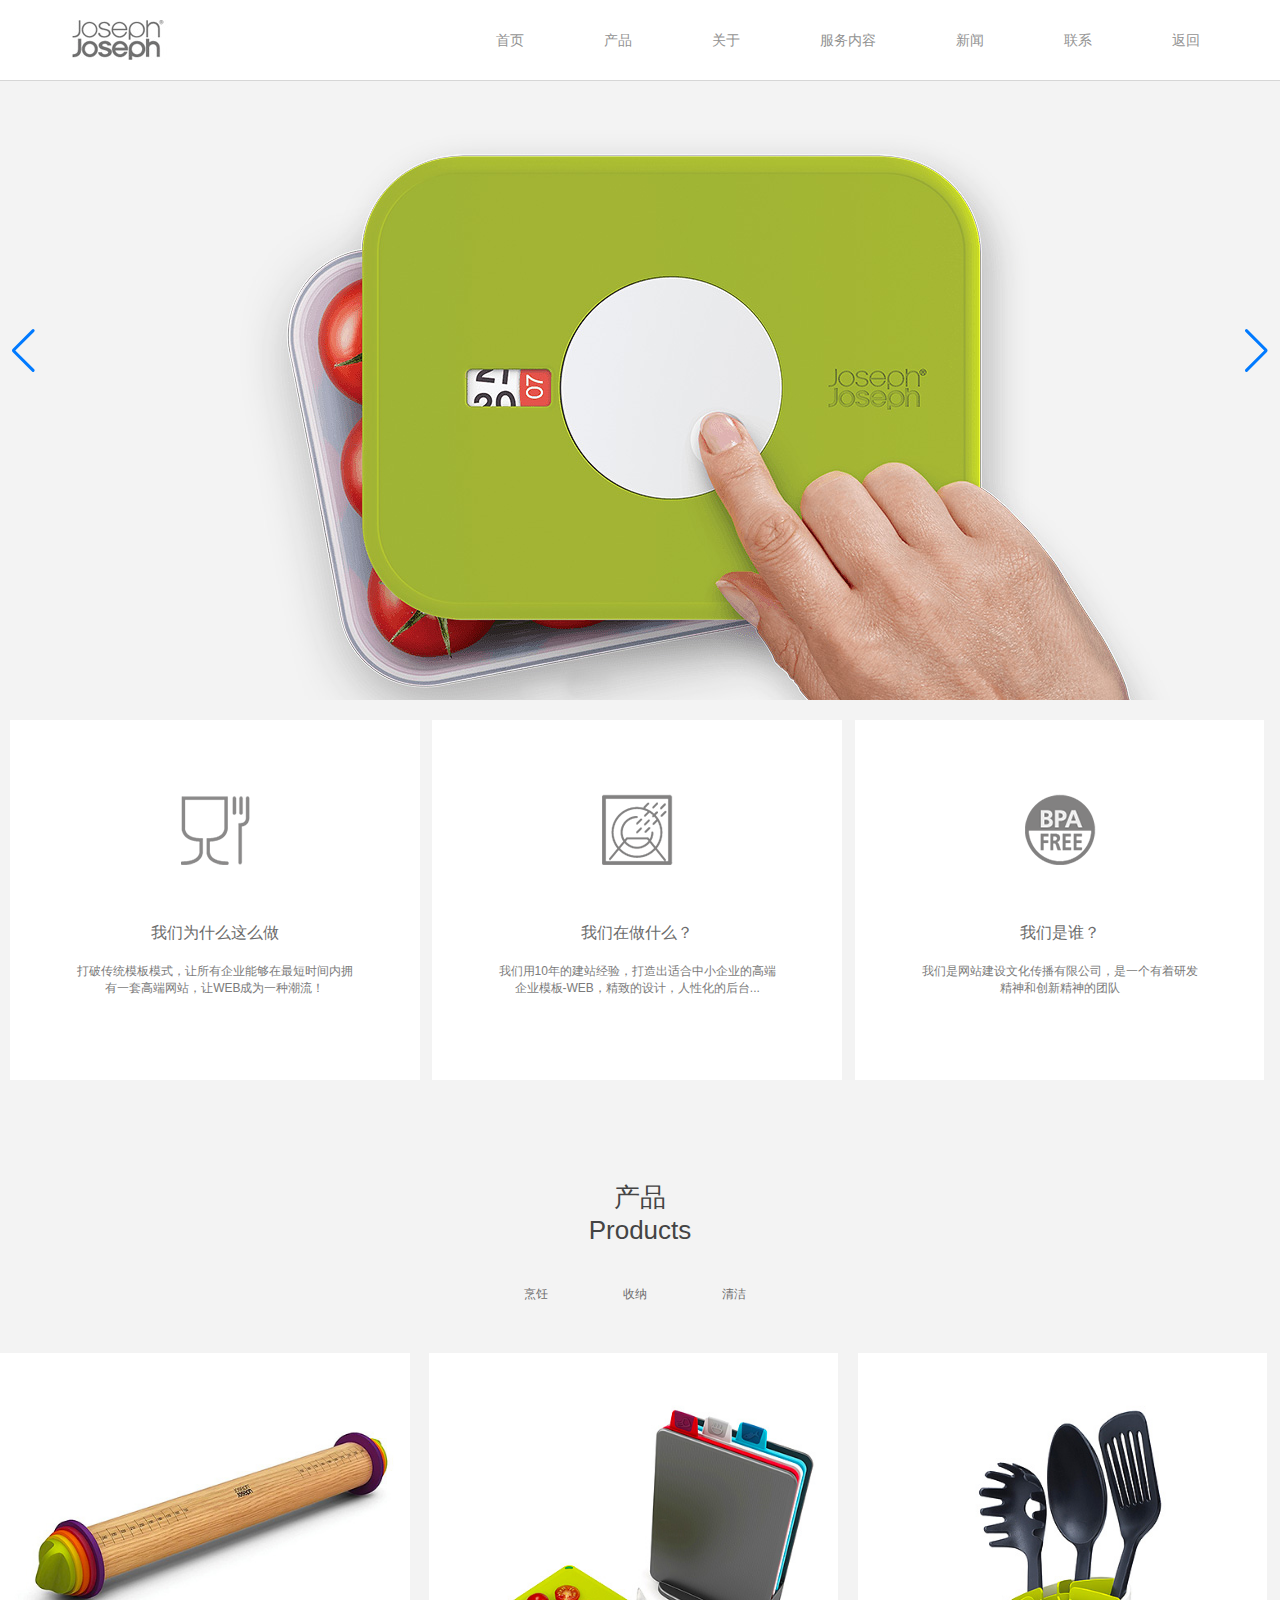
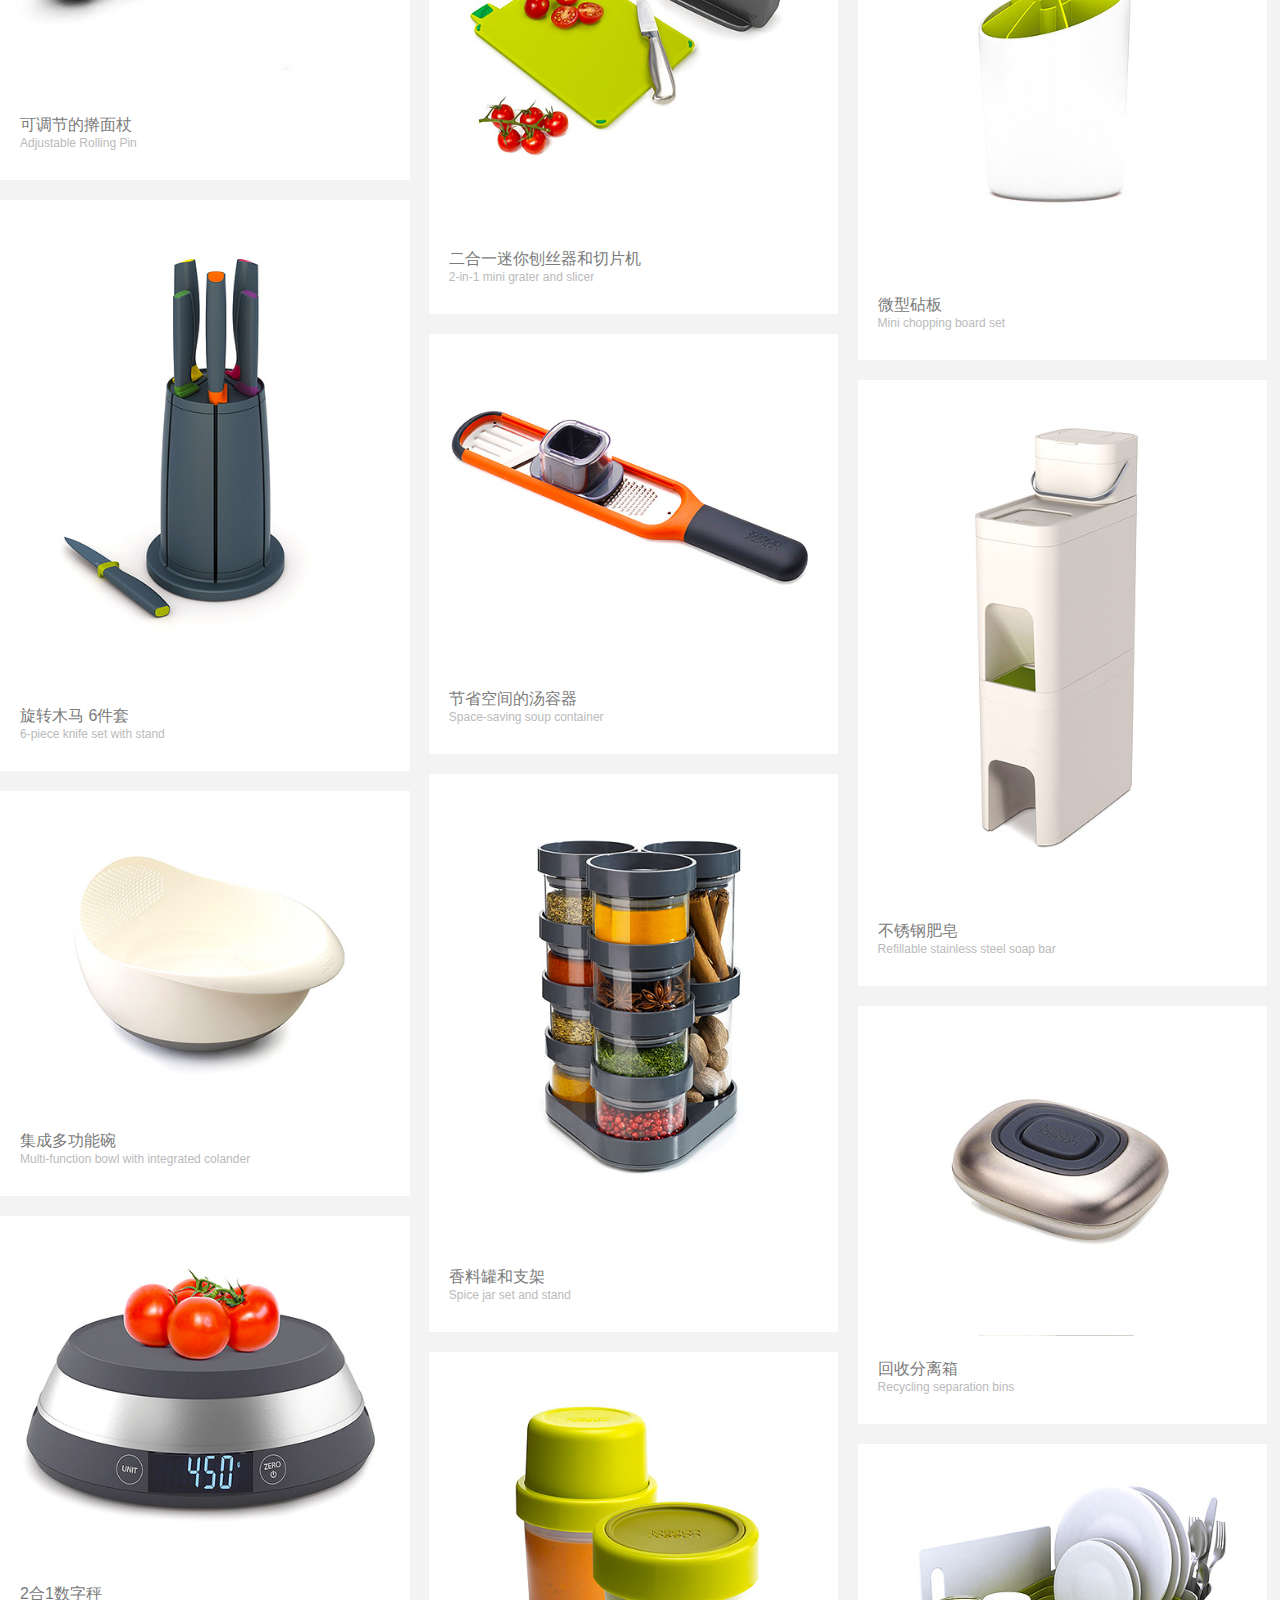
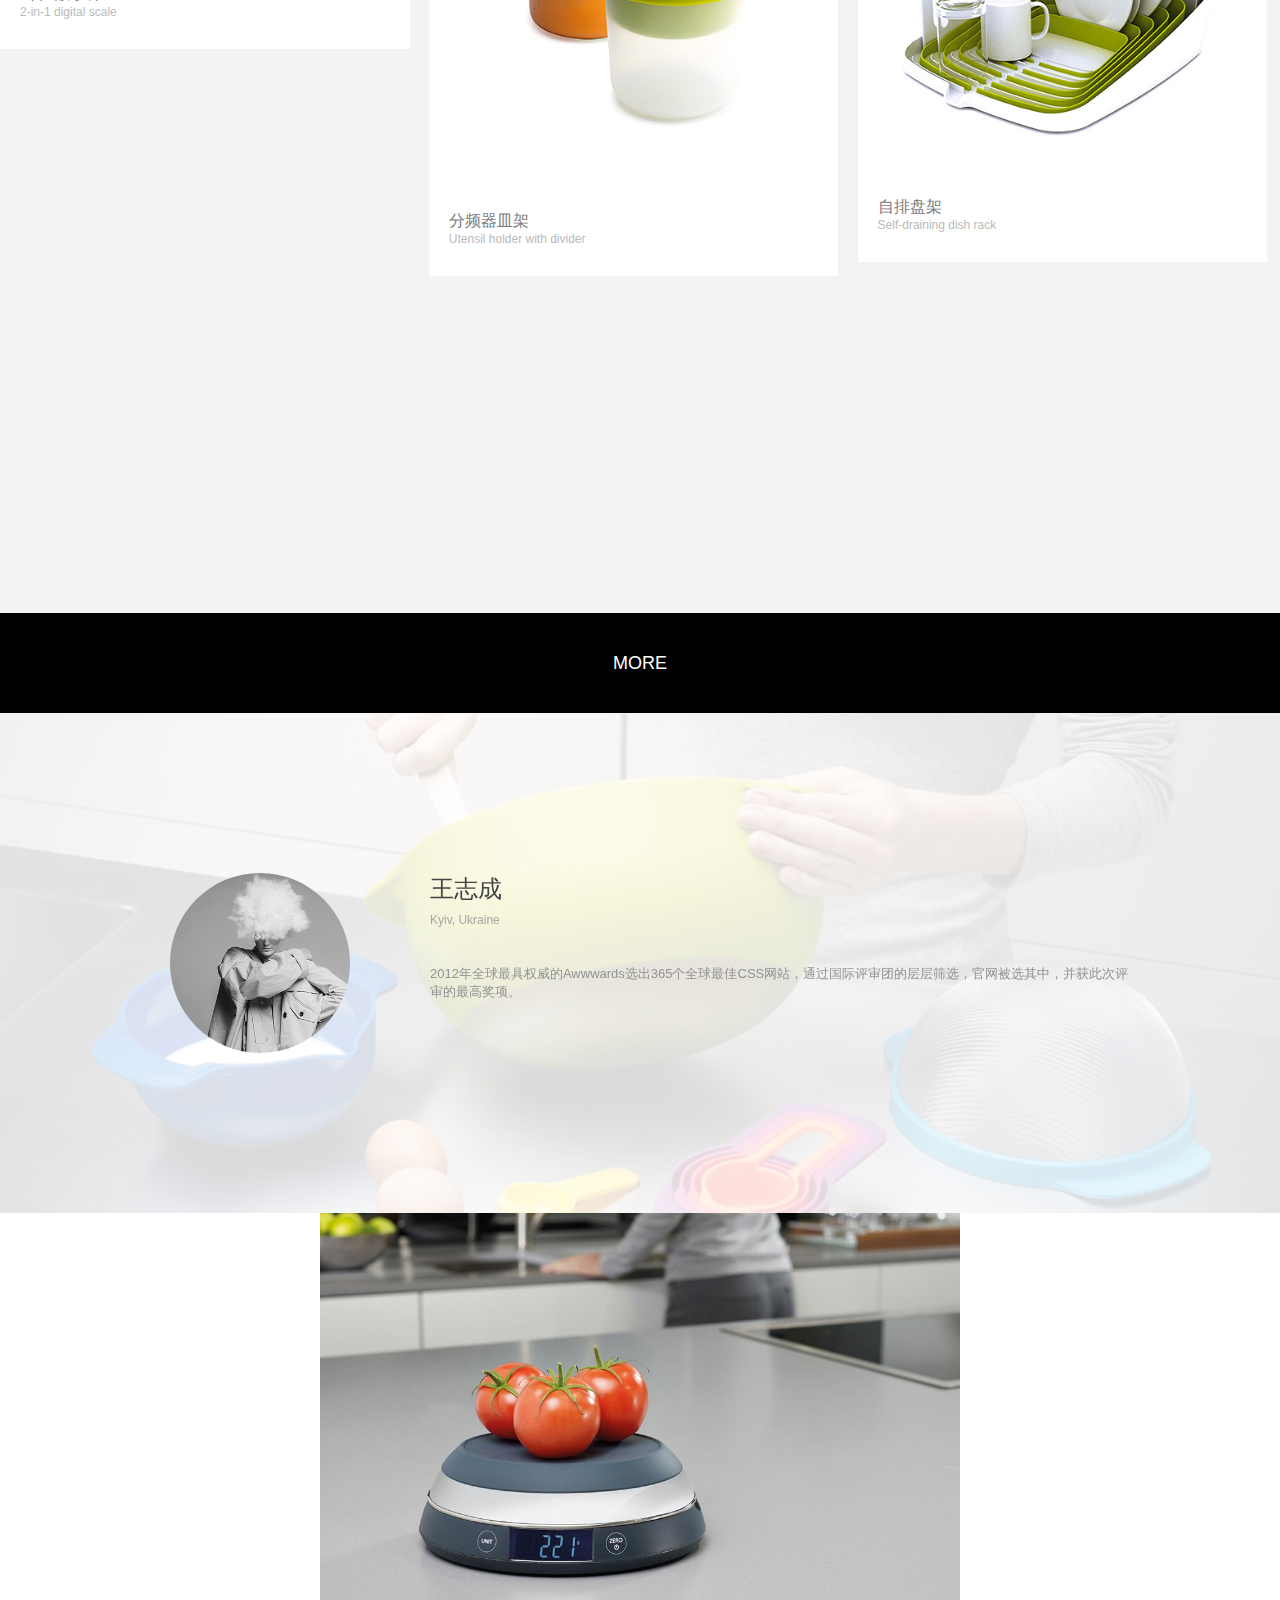
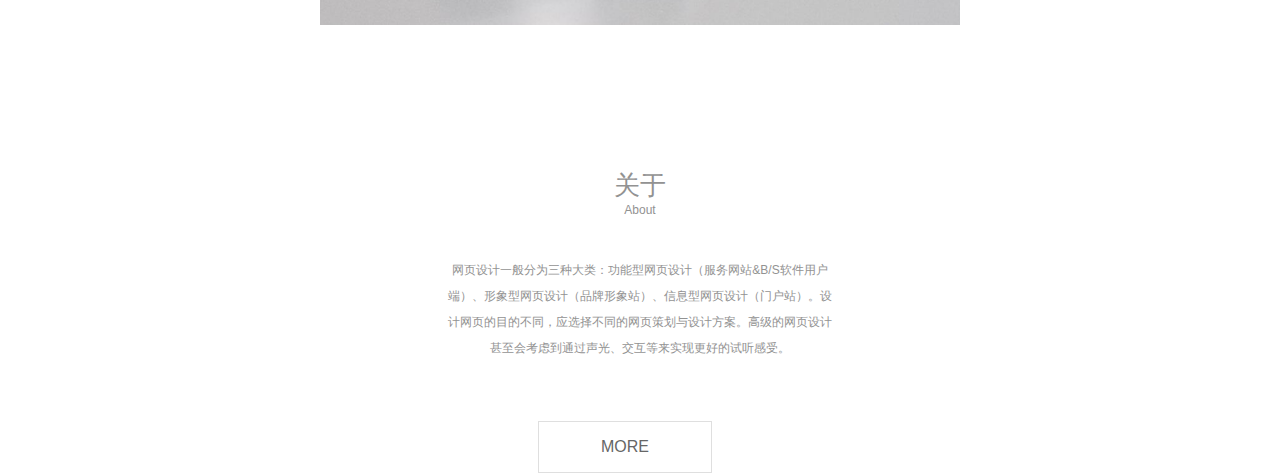
<file: qwewq/qwewq/index.html>
<!DOCTYPE html>
<html>
	<head>
		<meta charset="utf-8" />
		<title></title>

		<link rel="stylesheet" type="text/css" href="swiper-5.0.4/package/css/swiper.min.css" />
		<link rel="stylesheet" type="text/css" href="css/new_file.css" />
		<link rel="stylesheet" type="text/css" href="css/xy.css" />
		<script src="js/jquery-3.3.1.js" type="text/javascript" charset="utf-8"></script>
		<script src="swiper-5.0.4/package/js/swiper.min.js" type="text/javascript" charset="utf-8"></script>
	</head>
	<body>
		<div id="header">
			<div class="content clear">
				<a href="" class="logo fl">
					<img src="img/qwdq.png">
				</a>
				<ul class="nav fr">
					<li>
						<a href="">首页</a>
					</li>
					<li>
						<a href="">产品</a>
					</li>
					<li>
						<a href="">关于</a>
					</li>
					<li>
						<a href="">服务内容</a>
					</li>
					<li>
						<a href="">新闻</a>
					</li>
					<li>
						<a href="">联系</a>
					</li>
					<li>
						<a href="">返回</a>
					</li>
				</ul>
			</div>
		</div>

		<div class="lb">
			<div class="swiper-container s-c">
				<div class="swiper-wrapper s-w">
					<div class="swiper-slide s-s" id="lll">

					</div>
					<div class="swiper-slide s-s" id="www">

					</div>
				</div>

				<!-- 如果需要导航按钮 -->
				<div class="swiper-button-prev"></div>
				<div class="swiper-button-next"></div>

			</div>



			<div class="xcek">
				<div class="xce">
					<ul class="clear">
						<li class="serviceitem wow">
							<a href="" target="_blank">
								<p class="service_img">
									<img src="img/1465891780364.png">
								</p>
								<div class="service_info">
									<p class="title">我们为什么这么做</p>
									<p class="description">打破传统模板模式，让所有企业能够在最短时间内拥有一套高端网站，让WEB成为一种潮流！</p>
								</div>
							</a>
						</li>
						<li>

							<a href="" target="_blank">
								<p class="service_img">
									<img src="img/1465959574850.png">
								</p>
								<div class="service_info">
									<p class="title">我们在做什么？</p>
									<p class="description">我们用10年的建站经验，打造出适合中小企业的高端企业模板-WEB，精致的设计，人性化的后台...</p>
								</div>
							</a>
						</li>
						<li>
							<a href="" target="_blank">
								<p class="service_img">
									<img src="img/1465959638630.png">
								</p>
								<div class="service_info">
									<p class="title">我们是谁？</p>
									<p class="description">我们是网站建设文化传播有限公司，是一个有着研发精神和创新精神的团队</p>
								</div>
							</a>
						</li>
					</ul>
				</div>
			</div>






			<div class="layou">
				<div class="ly-t">
					<p>产品</p>
					<p>Products</p>
				</div>
				<div class="ly-c">
					<a href="">烹饪</a>
					<a href="">收纳</a>
					<a href="">清洁</a>
				</div>
				<div class="ly-flex">

					<div>
						<img src="img/146588436454.jpg">
						<div>
							<p class="pt">可调节的擀面杖</p>
							<p class="pc">Adjustable Rolling Pin</p>
						</div>

					</div>
					<div>
						<img src="img/1465884374981.jpg">
						<div>
							<p class="pt">旋转木马 6件套</p>
							<p class="pc">6-piece knife set with stand</p>
						</div>
					</div>
					<div>
						<img src="img/1465884423698.jpg">
						<div>
							<p class="pt">集成多功能碗</p>
							<p class="pc">Multi-function bowl with integrated colander</p>
						</div>
					</div>


					<div>
						<img src="img/1465885436420.jpg">
						<div>
							<p class="pt">2合1数字秤</p>
							<p class="pc">2-in-1 digital scale</p>
						</div>
					</div>
					<div>
						<img src="img/1465886732828.jpg">
						<div>
							<p class="pt">二合一迷你刨丝器和切片机</p>
							<p class="pc"> 2-in-1 mini grater and slicer</p>
						</div>


					</div>
					<div>
						<img src="img/1465887974291.jpg">
						<div>
							<p class="pt">节省空间的汤容器</p>
							<p class="pc">Space-saving soup container</p>
						</div>
					</div>


					<div>
						<img src="img/1465888396247.jpg">
						<div>
							<p class="pt">香料罐和支架</p>
							<p class="pc">Spice jar set and stand</p>
						</div>
					</div>
					<div>
						<img src="img/1465888784285.jpg">
						<div>
							<p class="pt">分频器皿架</p>
							<p class="pc">Utensil holder with divider</p>
						</div>
					</div>
					<div>
						<img src="img/146588904632.jpg">
						<div>
							<p class="pt">微型砧板</p>
							<p class="pc">Mini chopping board set</p>
						</div>
					</div>


					<div>
						<img src="img/1465889374124.jpg">
						<div>
							<p class="pt">不锈钢肥皂</p>
							<p class="pc">Refillable stainless steel soap bar</p>
						</div>
					</div>
					<div>
						<img src="img/1465889916714.jpg">
						<div>
							<p class="pt">回收分离箱</p>
							<p class="pc">Recycling separation bins</p>
						</div>
					</div>
					<div>
						<img src="img/1465890899529.jpg">
						<div>
							<p class="pt">自排盘架</p>
							<p class="pc">Self-draining dish rack</p>
						</div>
					</div>

				</div>
				<div class="hk">
					<a href="">MORE</a>
				</div>
			</div>

			<div class="cl">
				<div class="zz">
					<div class="swiper-container s-c1">
						<div class="swiper-wrapper s-w1">
							<div class="swiper-slide s-s1">
								<div>
									<a href="">
										<img src="img/1449643161955.jpg">
									</a>
									<div class="zk">
										<p class="cl-pt">王志成</p>
										<p class="cl-pc">Kyiv, Ukraine </p>
										<p class="cl-pf">2012年全球最具权威的Awwwards选出365个全球最佳CSS网站，通过国际评审团的层层筛选，官网被选其中，并获此次评审的最高奖项。</p>
									</div>
								</div>

							</div>
							<div class="swiper-slide s-s2">
								<div>
									<a href="">
										<img src="img/1449504937499.jpg">
									</a>
									<div class="zk">
										<p class="cl-pt"> Akatre Studio</p>
										<p class="cl-pc">Paris, France </p>
										<p class="cl-pf">2012, the world's most authoritative Awwwards selected 365 global best CSS website, through
											the international</p>
									</div>
								</div>
							</div>
							<div class="swiper-slide s-s3">
								<div>
									<a href="">
										<img src="img/1449602554312.jpg">
									</a>
									<div class="zk">
										<p class="cl-pt">kevin </p>
										<p class="cl-pc">WEB deisgn</p>
										<p class="cl-pf">The world's leading electronic design journal NEWWEBPICK recommended the designer of the
											electronic magazine (twenty-ninth) </p>
									</div>
								</div>
							</div>
						</div>


					</div>
				</div>
			</div>

			<div class="foot">
				<div class="ccc">
					<img src="img/TOXJS941@E6Z$2M%7DJ@Q@QMM.jpg">
				</div>
				<div class="c">
					<p class="f-t">关于</p>
					<p class="f-c">About </p>
					<p class="f-f">网页设计一般分为三种大类：功能型网页设计（服务网站&B/S软件用户端）、形象型网页设计（品牌形象站）、信息型网页设计（门户站）。设计网页的目的不同，应选择不同的网页策划与设计方案。高级的网页设计甚至会考虑到通过声光、交互等来实现更好的试听感受。</p>

					<a href="" class="mor">MORE</a>
				</div>
			</div>


		</div>



	</body>




	<script>
		var mySwiper = new Swiper('.swiper-container', {
			direction: 'horizontal', // 垂直切换选项
			loop: true, // 循环模式选项

			// 如果需要分页器
			pagination: {
				el: '.swiper-pagination',
			},

			// 如果需要前进后退按钮
			navigation: {
				nextEl: '.swiper-button-next',
				prevEl: '.swiper-button-prev',
			},

			// 如果需要滚动条
		})
	</script>
</html>
</file>
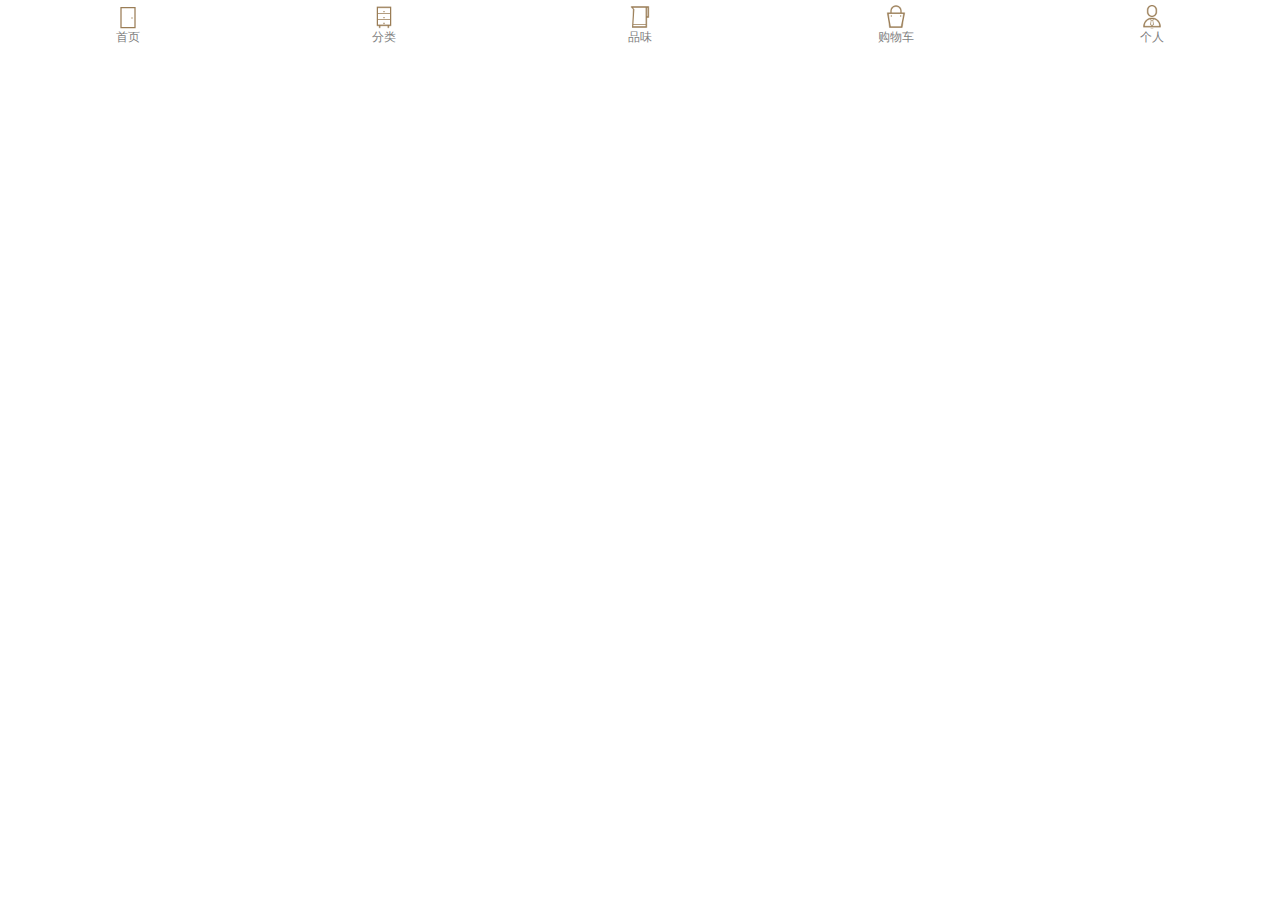
<file: xiaomi-jq/nav/index.html>
<!DOCTYPE html>
<html>
	<head>
		<meta charset="utf-8">
		<link rel="stylesheet" href="../static/reset.css">
		<link rel="stylesheet" href="index.css">
		<title></title>
	</head>
	<body>
		<ul class='mi-nav'>
			<li>
				<a href="">
					<i></i>
					<span>首页</span>
				</a>
			</li>
			<li>
				<a href="">
					<i></i>
					<span>分类</span>
				</a>
			</li>
			<li>
				<a href="">
					<i></i>
					<span>品味</span>
				</a>
			</li>
			<li>
				<a href="">
					<i></i>
					<span>购物车</span>
					</a>
			</li>
			<li>
				<a href="">
					<i></i>
					<span>个人</span>
				</a>
			</li>
		</ul>
	</body>
</html>
</file>
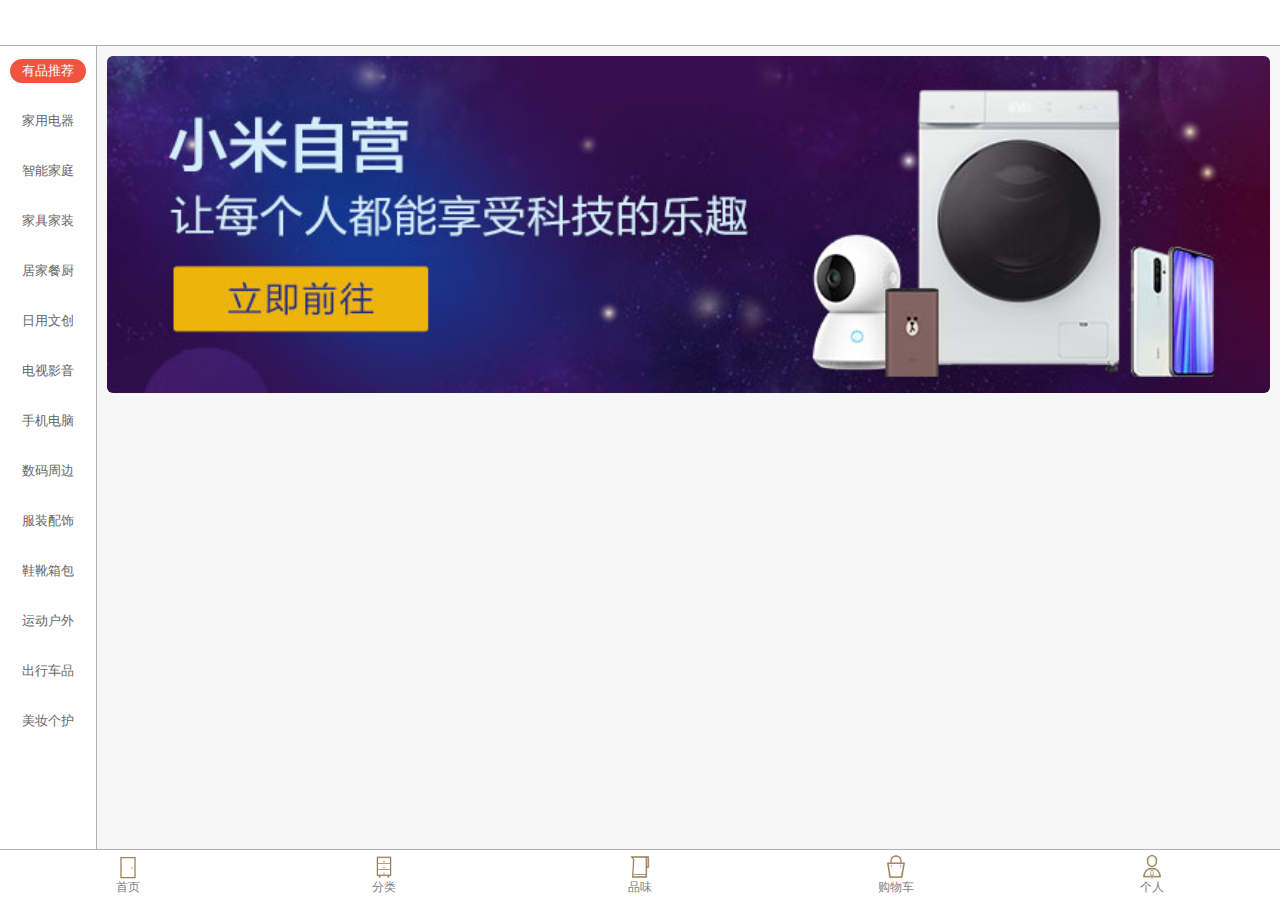
<file: xiaomi-jq/pages/category/index.html>
<!DOCTYPE html>
<html>
	<head>
		<meta charset="utf-8">
		<meta name="viewport" content="width=device-width,initial-scale=1.0" />
		<!-- 让浏览器的宽度等于设备的宽度，缩放比为1.0 -->
		<link rel="stylesheet" href="../../static/reset.css">
		<link rel="stylesheet" href="index.css" />
		<title>商品分类</title>
	</head>
	<body>
		<div class='page-wrapper'>
			<!-- 表示这个div是页面的包裹器 -->
			<div class='header'></div>
			<div class='content'>
				<div class='left hide-scroll-bar'>
					<ul class="list-main"></ul>
				</div>
				<div class='right'>
					<img class="avatar" src="" alt="">
				</div>
			</div>	
			<div class='footer'>
				<iframe src="../../nav/index.html" frameborder="0" width="" height=""></iframe>
			</div>
		</div>
		<script src="../../static/data.js"></script>
		<script src="../../static/jquery-3.4.1.js"></script>
		<script src="index.js"></script>
	</body>
</html>
</file>
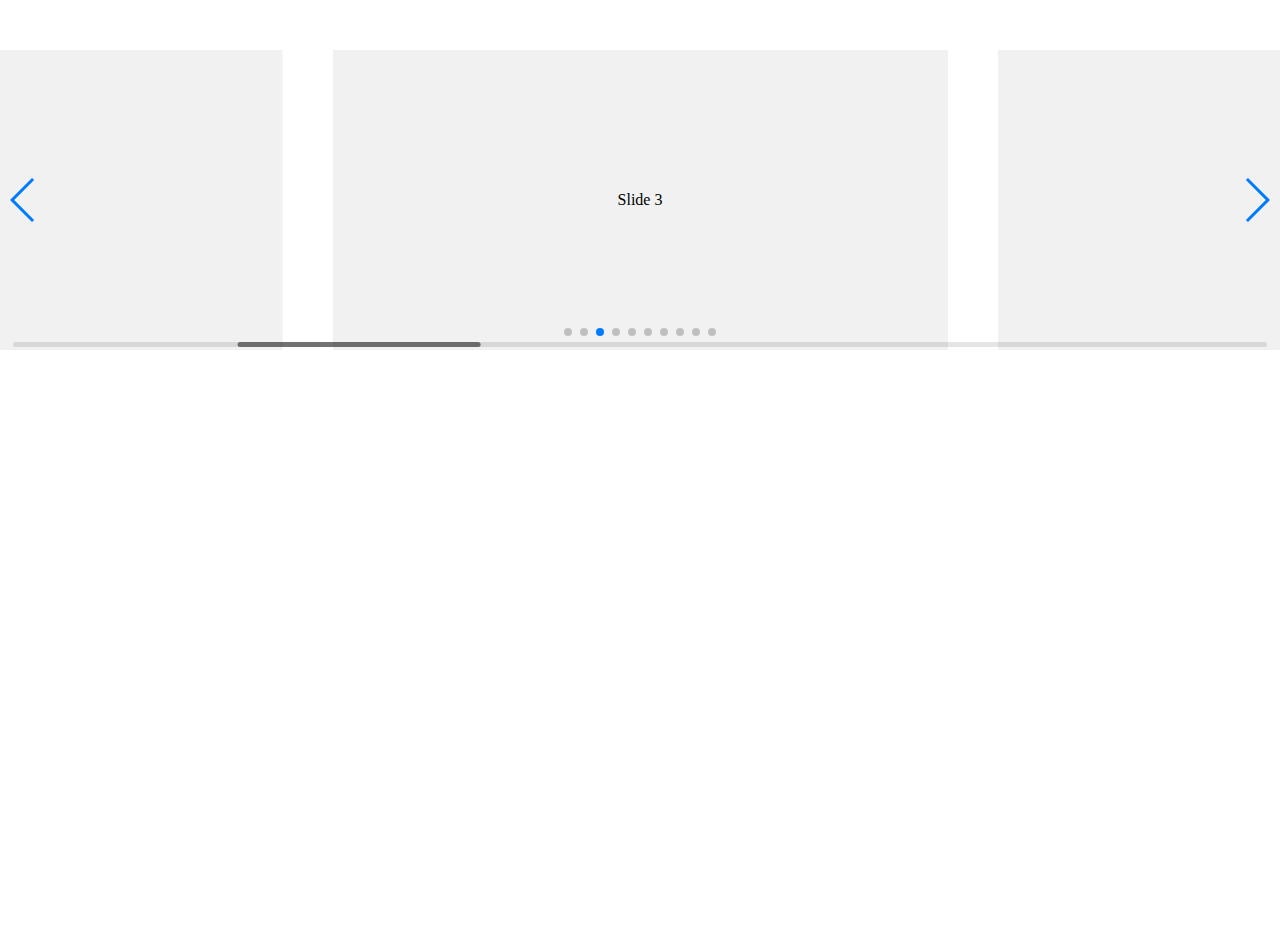
<file: 191010/191010/lib/swiper-4.5.0/playground/index.html>
<!doctype html>
<html lang="en">
<head>
    <meta charset="UTF-8">
    <title>Swiper Playground</title>
    <link rel="stylesheet" href="../dist/css/swiper.min.css">
    <meta name="viewport" content="width=device-width">
</head>
<body>
    <div class="swiper-container">
        <div class="swiper-scrollbar"></div>
        <div class="swiper-button-prev"></div>
        <div class="swiper-button-next"></div>
        <div class="swiper-wrapper">
            <div class="swiper-slide">Slide 1</div>
            <div class="swiper-slide">Slide 2</div>
            <div class="swiper-slide">Slide 3</div>
            <div class="swiper-slide">Slide 4</div>
            <div class="swiper-slide">Slide 5</div>
            <div class="swiper-slide">Slide 6</div>
            <div class="swiper-slide">Slide 7</div>
            <div class="swiper-slide">Slide 8</div>
            <div class="swiper-slide">Slide 9</div>
            <div class="swiper-slide">Slide 10</div>
        </div>
        <div class="swiper-pagination"></div>
    </div>
    <style>
    body, html {
        padding: 0;
        margin: 0;
        position: relative;
        height: 100%;
    }
    .swiper-container {
        width: 100%;
        height: 300px;
        margin: 50px auto;
    }
    .swiper-slide {
        background: #f1f1f1;
        color:#000;
        text-align: center;
        line-height: 300px;
    }
    </style>
    <script src="../dist/js/swiper.min.js"></script>
    <script>
        var swiper = new Swiper({
            el: '.swiper-container',
            initialSlide: 2,
            spaceBetween: 50,
            slidesPerView: 2,
            centeredSlides: true,
            slideToClickedSlide: true,
            grabCursor: true,
            scrollbar: {
              el: '.swiper-scrollbar',
            },
            mousewheel: {
              enabled: true,
            },
            keyboard: {
              enabled: true,
            },
            pagination: {
              el: '.swiper-pagination',
            },
            navigation: {
              nextEl: '.swiper-button-next',
              prevEl: '.swiper-button-prev',
            },
        });
    </script>
</body>
</html>
</file>
<file: hunsha/css/index.css>
@charset "utf-8";

/*样式初始化*/
body,
ul,
li,
p,
h1,
h3,
dl,
dd {
	margin: 0;
	padding: 0;
}

body {
	color: #ccc;
}

a {
	text-decoration: none;
	color: #ccc;
}

/*ul li样式初始化*/
ul li {
	list-style-type: none;
}

/*左浮*/
.fl {
	float: left;
}

/*右浮*/
.fr {
	float: right;
}

/*清除浮动*/
.fudong::after {
	content: "";
	display: block;
	clear: both;
	width: 0;
}


/*公共样式*/
.box {
	width: 1100px;
	margin: 0 auto;
	height: 100%;
}

.bt {
	height: 85px;
	text-align: center;
	padding-top: 35px;
	/* margin-bottom:40px; */
}

.bt h1 {
	font-size: 23px;
	color:#cc0001;
}

.bt p {
	font-size: 14px;
	color:#323232;
}
















/*顶部导航*/
.nav {
	width: 100%;
	/*fixed必须有宽度*/
	position: fixed;
	height: 60px;
	background-color: rgba(164,163,160,.6);
	
	z-index:5;
}

/*logo*/
.logo {
	height: 130px;
	width: 168px;
	background: url(../img/logo.jpg) no-repeat center center;
	margin-right:20px;
}
.logo a{
	width:100%;
	height:100%;
	display:block;
}

/*导航栏*/
.dhl {
	
	width: calc(100% - 188px);
	height: 60px;
}

.dhl #uu {
	height: 100%;
}

#uu .nav-uu-li {
	height: 100%;
	font-size: 16px;
	width: 125px;
	line-height: 60px;
	text-align: center;

}
#uu .nav-uu-li>a:hover{
	background-color: #e80808;
}
/* #uu>li:first-child {
	background-color: #e80808;
} */

#uu .nav-uu-li a {
	display: block;
	width: 100%;
	height: 100%;
	color: #fff;
	background-color: rgba(164, 163, 160,0);
}
.nav-ul{
	display:none;
}
.nav-ul li{
	background-color:rgba(164, 163, 160,.6);
}
.nav-ul li:hover{
	/* border-bottom:1px solid #ccc; */
	background-color: #e80808;
}

/*banner*/
.banner {
	height: 550px;
	background-color: pink;
	position:relative;
	overflow: hidden;
}
.banner-ul{
	width:100%;
	height:100%;
	overflow: hidden;
}
.banner-ul>li{
	width:100%;
	height:100%;
	float:left;
}
.banner-ul li a{
	display:block;
	width:100%;
	height:100%;
	/* background: url(../img/banner02.jpg) no-repeat center center; */
}
.banner-ul li a img{
	width:100%;
	height:100%;
}

.b1{
	width:40px;
	height:60px;
	background-color:rgba(0,0,0,0);
	position:absolute;
	margin-top:-30px;
	text-align:center;
	line-height:60px;
	font-size:25px;
	cursor: pointer;
	display:none;
}
.b-l{
	left:20%;
	top:50%;
	
}
.b-r{
	right:20%;
	top:50%;
}
.banner:hover .b1{
	background-color:rgba(0,0,0,0.5);
	display:block;
}
/*风尚展示*/
.fszs {
	height: 830px;
	/* background-color: gold; */
}
.fszs-nr{
	height:calc(100% - 120px);
	overflow: hidden;
}
.fszs-nrx{
	width:calc((50% - 20px) / 2);
	height:100%;
	/* background-color: #00FFFF; */
	float:left;
}
.fszs-nrx img{
	width:100%;
}
.fszs-nrc{
	width:50%;
	margin:0 10px;
}
.fszs-nrt{
	width:100%;
	height:calc((100% - 10px) / 2);
	margin-bottom:10px;
	background-color: #0066EE;
	position:relative;
	overflow: hidden;
	
}
.fszs-nrt img{
	width:100%;
}
.fszs-nrt:nth-child(2n){
	margin-bottom:0;
	
}
.fszs-nrc-ptn{
	position:relative;
	
}

.fszs-span{
	width:100%;
	height:100%;
	display:block;
	text-align: center;
	line-height:400px;
	top:100%;
	left:0;
	position:absolute;
	background:url(../img/cover-lg.png) no-repeat center center/100%;
}


.k{
	line-height:800px;
}
/*唯美展示*/
.wmzs {
	height: 460px;
	background-color: #fff;
}

/*内容*/
.wmzs-nr{
	height:calc(100% - 120px);
	
}

.zhezhao{
	/* display:none; */
	/* display:block; */
	width:100%;
	height:100%;
	position:absolute;
	top:0;
	left:0;
	opacity: 0;
	background-color:rgb(0,0,0);
	
} 
.wmzs-nr .wmzsn-img{
	width:calc((100% - 30px) / 4);
	height:100%;
	margin-right:10px;
	background-color: pink;
	position:relative;
	overflow: hidden;
}
.wmzs-nr .wmzsn-img:last-child{
	margin-right:0;
}
.wmzs-nr .wmzsn-img img{
	height:100%;
}





/*新闻资讯*/
.xwzx {
	height: 585px;
	background-color: #fff;
}

.xwzx-nr {
	/* height: calc(100% - 120px); */
}

.xwzx-nr .xwzx-nr-n {
	width: 490px;
	height: 90px;
	background-color: #fff;
	margin-bottom: 65px;
	float:left;
	cursor: pointer;
}
.xwzx-nr .xwzx-nr-n:hover .xwzx-nr{
	color:#4395ff;
}
.xwzx-nr .xwzx-nr-n:nth-child(2n){
	float:right;
}
/*新闻图片*/
.xwzx-nr .xwzx-nr-n .xwzxn-img {
	width: 176px;
	height: 100%;
	background: url(../img/news.jpg) no-repeat center center;
}

.xwzx-nr .xwzx-nr-n .xwzxn-img .xwzxn-Dtae {
	width: 50%;
	height: 100%;
	background-color: #dd991d;
	opacity: 0.7;
	
}

.xwzx-nr .xwzx-nr-n .xwzxn-img .xwzxn-Dtae p {
	text-align: center;
	color: #fff;
}

.xwzx-nr .xwzx-nr-n .xwzxn-img .xwzxn-Dtae .pd {
	font-size: 40px;

}

/*新闻内容*/
.xwzx-nr .xwzx-nr-n .xwzxn-wb {
	width: calc(100% - 191px);
	height: 100%;
	font-size: 12px;
}

.xwzx-nr .xwzx-nr-n .xwzxn-wb .xwzx-bt {
	overflow: hidden;
	text-overflow: ellipsis;
	white-space: nowrap;
	font-size:18px;
	padding-bottom: 14px;
	padding-top: 5px;
	border-bottom: 1px dashed #ccc;
	width:97%;
}

.xwzx-nr .xwzx-nr-n .xwzxn-wb .xwzx-nr {
	padding-top: 14px;
}







/*foot底部*/
.foot {
	height: 120px;
	background-color: #e53b3b;
	position:relative;
}

.foot-box .foot-l {
	width: 249px;
	height: 89px;
	margin-top: 20px;
}

.foot-box .foot-r {
	margin-top: 20px;
	font-size: 14px;
	color: #fff;
}

.foot-box .foot-r dd:nth-child(2) {
	margin: 10px 0;
}

/*回到顶部*/
.fh{
	width:44px;
	height:40px;
	position:fixed;
	left:50%;
	bottom:165px;
	margin-left:550px;
	display:none;
	background: url(../img/tu.png) no-repeat center center/100%;
}
.fh a{
	width:100%;
	height:100%;
	
	display: block;
}
</file>
<file: hunsha/js/layui/layui/css/layui.css>
/** layui-v2.5.4 MIT License By https://www.layui.com */
.layui-inline,
img {
	display: inline-block;
	vertical-align: middle
}

h1,
h2,
h3,
h4,
h5,
h6 {
	font-weight: 400
}

.layui-edge,
.layui-header,
.layui-inline,
.layui-main {
	position: relative
}

.layui-body,
.layui-edge,
.layui-elip {
	overflow: hidden
}

.layui-btn,
.layui-edge,
.layui-inline,
img {
	vertical-align: middle
}

.layui-btn,
.layui-disabled,
.layui-icon,
.layui-unselect {
	-moz-user-select: none;
	-webkit-user-select: none;
	-ms-user-select: none
}

.layui-elip,
.layui-form-checkbox span,
.layui-form-pane .layui-form-label {
	text-overflow: ellipsis;
	white-space: nowrap
}

.layui-breadcrumb,
.layui-tree-btnGroup {
	visibility: hidden
}

blockquote,
body,
button,
dd,
div,
dl,
dt,
form,
h1,
h2,
h3,
h4,
h5,
h6,
input,
li,
ol,
p,
pre,
td,
textarea,
th,
ul {
	margin: 0;
	padding: 0;
	-webkit-tap-highlight-color: rgba(0, 0, 0, 0)
}

a:active,
a:hover {
	outline: 0
}

img {
	border: none
}

li {
	list-style: none
}

table {
	border-collapse: collapse;
	border-spacing: 0
}

h4,
h5,
h6 {
	font-size: 100%
}

button,
input,
optgroup,
option,
select,
textarea {
	font-family: inherit;
	font-size: inherit;
	font-style: inherit;
	font-weight: inherit;
	outline: 0
}

pre {
	white-space: pre-wrap;
	white-space: -moz-pre-wrap;
	white-space: -pre-wrap;
	white-space: -o-pre-wrap;
	word-wrap: break-word
}

body {
	line-height: 24px;
	font: 14px Helvetica Neue, Helvetica, PingFang SC, Tahoma, Arial, sans-serif
}

hr {
	height: 1px;
	margin: 10px 0;
	border: 0;
	clear: both
}

a {
	color: #333;
	text-decoration: none
}

a:hover {
	color: #777
}

a cite {
	font-style: normal;
	*cursor: pointer
}

.layui-border-box,
.layui-border-box * {
	box-sizing: border-box
}

.layui-box,
.layui-box * {
	box-sizing: content-box
}

.layui-clear {
	clear: both;
	*zoom: 1
}

.layui-clear:after {
	content: '\20';
	clear: both;
	*zoom: 1;
	display: block;
	height: 0
}

.layui-inline {
	*display: inline;
	*zoom: 1
}

.layui-edge {
	display: inline-block;
	width: 0;
	height: 0;
	border-width: 6px;
	border-style: dashed;
	border-color: transparent
}

.layui-edge-top {
	top: -4px;
	border-bottom-color: #999;
	border-bottom-style: solid
}

.layui-edge-right {
	border-left-color: #999;
	border-left-style: solid
}

.layui-edge-bottom {
	top: 2px;
	border-top-color: #999;
	border-top-style: solid
}

.layui-edge-left {
	border-right-color: #999;
	border-right-style: solid
}

.layui-disabled,
.layui-disabled:hover {
	color: #d2d2d2 !important;
	cursor: not-allowed !important
}

.layui-circle {
	border-radius: 100%
}

.layui-show {
	display: block !important
}

.layui-hide {
	display: none !important
}

@font-face {
	font-family: layui-icon;
	src: url(../font/iconfont.eot?v=250);
	src: url(../font/iconfont.eot?v=250#iefix) format('embedded-opentype'), url(../font/iconfont.woff2?v=250) format('woff2'), url(../font/iconfont.woff?v=250) format('woff'), url(../font/iconfont.ttf?v=250) format('truetype'), url(../font/iconfont.svg?v=250#layui-icon) format('svg')
}

.layui-icon {
	font-family: layui-icon !important;
	font-size: 16px;
	font-style: normal;
	-webkit-font-smoothing: antialiased;
	-moz-osx-font-smoothing: grayscale
}

.layui-icon-reply-fill:before {
	content: "\e611"
}

.layui-icon-set-fill:before {
	content: "\e614"
}

.layui-icon-menu-fill:before {
	content: "\e60f"
}

.layui-icon-search:before {
	content: "\e615"
}

.layui-icon-share:before {
	content: "\e641"
}

.layui-icon-set-sm:before {
	content: "\e620"
}

.layui-icon-engine:before {
	content: "\e628"
}

.layui-icon-close:before {
	content: "\1006"
}

.layui-icon-close-fill:before {
	content: "\1007"
}

.layui-icon-chart-screen:before {
	content: "\e629"
}

.layui-icon-star:before {
	content: "\e600"
}

.layui-icon-circle-dot:before {
	content: "\e617"
}

.layui-icon-chat:before {
	content: "\e606"
}

.layui-icon-release:before {
	content: "\e609"
}

.layui-icon-list:before {
	content: "\e60a"
}

.layui-icon-chart:before {
	content: "\e62c"
}

.layui-icon-ok-circle:before {
	content: "\1005"
}

.layui-icon-layim-theme:before {
	content: "\e61b"
}

.layui-icon-table:before {
	content: "\e62d"
}

.layui-icon-right:before {
	content: "\e602"
}

.layui-icon-left:before {
	content: "\e603"
}

.layui-icon-cart-simple:before {
	content: "\e698"
}

.layui-icon-face-cry:before {
	content: "\e69c"
}

.layui-icon-face-smile:before {
	content: "\e6af"
}

.layui-icon-survey:before {
	content: "\e6b2"
}

.layui-icon-tree:before {
	content: "\e62e"
}

.layui-icon-upload-circle:before {
	content: "\e62f"
}

.layui-icon-add-circle:before {
	content: "\e61f"
}

.layui-icon-download-circle:before {
	content: "\e601"
}

.layui-icon-templeate-1:before {
	content: "\e630"
}

.layui-icon-util:before {
	content: "\e631"
}

.layui-icon-face-surprised:before {
	content: "\e664"
}

.layui-icon-edit:before {
	content: "\e642"
}

.layui-icon-speaker:before {
	content: "\e645"
}

.layui-icon-down:before {
	content: "\e61a"
}

.layui-icon-file:before {
	content: "\e621"
}

.layui-icon-layouts:before {
	content: "\e632"
}

.layui-icon-rate-half:before {
	content: "\e6c9"
}

.layui-icon-add-circle-fine:before {
	content: "\e608"
}

.layui-icon-prev-circle:before {
	content: "\e633"
}

.layui-icon-read:before {
	content: "\e705"
}

.layui-icon-404:before {
	content: "\e61c"
}

.layui-icon-carousel:before {
	content: "\e634"
}

.layui-icon-help:before {
	content: "\e607"
}

.layui-icon-code-circle:before {
	content: "\e635"
}

.layui-icon-water:before {
	content: "\e636"
}

.layui-icon-username:before {
	content: "\e66f"
}

.layui-icon-find-fill:before {
	content: "\e670"
}

.layui-icon-about:before {
	content: "\e60b"
}

.layui-icon-location:before {
	content: "\e715"
}

.layui-icon-up:before {
	content: "\e619"
}

.layui-icon-pause:before {
	content: "\e651"
}

.layui-icon-date:before {
	content: "\e637"
}

.layui-icon-layim-uploadfile:before {
	content: "\e61d"
}

.layui-icon-delete:before {
	content: "\e640"
}

.layui-icon-play:before {
	content: "\e652"
}

.layui-icon-top:before {
	content: "\e604"
}

.layui-icon-friends:before {
	content: "\e612"
}

.layui-icon-refresh-3:before {
	content: "\e9aa"
}

.layui-icon-ok:before {
	content: "\e605"
}

.layui-icon-layer:before {
	content: "\e638"
}

.layui-icon-face-smile-fine:before {
	content: "\e60c"
}

.layui-icon-dollar:before {
	content: "\e659"
}

.layui-icon-group:before {
	content: "\e613"
}

.layui-icon-layim-download:before {
	content: "\e61e"
}

.layui-icon-picture-fine:before {
	content: "\e60d"
}

.layui-icon-link:before {
	content: "\e64c"
}

.layui-icon-diamond:before {
	content: "\e735"
}

.layui-icon-log:before {
	content: "\e60e"
}

.layui-icon-rate-solid:before {
	content: "\e67a"
}

.layui-icon-fonts-del:before {
	content: "\e64f"
}

.layui-icon-unlink:before {
	content: "\e64d"
}

.layui-icon-fonts-clear:before {
	content: "\e639"
}

.layui-icon-triangle-r:before {
	content: "\e623"
}

.layui-icon-circle:before {
	content: "\e63f"
}

.layui-icon-radio:before {
	content: "\e643"
}

.layui-icon-align-center:before {
	content: "\e647"
}

.layui-icon-align-right:before {
	content: "\e648"
}

.layui-icon-align-left:before {
	content: "\e649"
}

.layui-icon-loading-1:before {
	content: "\e63e"
}

.layui-icon-return:before {
	content: "\e65c"
}

.layui-icon-fonts-strong:before {
	content: "\e62b"
}

.layui-icon-upload:before {
	content: "\e67c"
}

.layui-icon-dialogue:before {
	content: "\e63a"
}

.layui-icon-video:before {
	content: "\e6ed"
}

.layui-icon-headset:before {
	content: "\e6fc"
}

.layui-icon-cellphone-fine:before {
	content: "\e63b"
}

.layui-icon-add-1:before {
	content: "\e654"
}

.layui-icon-face-smile-b:before {
	content: "\e650"
}

.layui-icon-fonts-html:before {
	content: "\e64b"
}

.layui-icon-form:before {
	content: "\e63c"
}

.layui-icon-cart:before {
	content: "\e657"
}

.layui-icon-camera-fill:before {
	content: "\e65d"
}

.layui-icon-tabs:before {
	content: "\e62a"
}

.layui-icon-fonts-code:before {
	content: "\e64e"
}

.layui-icon-fire:before {
	content: "\e756"
}

.layui-icon-set:before {
	content: "\e716"
}

.layui-icon-fonts-u:before {
	content: "\e646"
}

.layui-icon-triangle-d:before {
	content: "\e625"
}

.layui-icon-tips:before {
	content: "\e702"
}

.layui-icon-picture:before {
	content: "\e64a"
}

.layui-icon-more-vertical:before {
	content: "\e671"
}

.layui-icon-flag:before {
	content: "\e66c"
}

.layui-icon-loading:before {
	content: "\e63d"
}

.layui-icon-fonts-i:before {
	content: "\e644"
}

.layui-icon-refresh-1:before {
	content: "\e666"
}

.layui-icon-rmb:before {
	content: "\e65e"
}

.layui-icon-home:before {
	content: "\e68e"
}

.layui-icon-user:before {
	content: "\e770"
}

.layui-icon-notice:before {
	content: "\e667"
}

.layui-icon-login-weibo:before {
	content: "\e675"
}

.layui-icon-voice:before {
	content: "\e688"
}

.layui-icon-upload-drag:before {
	content: "\e681"
}

.layui-icon-login-qq:before {
	content: "\e676"
}

.layui-icon-snowflake:before {
	content: "\e6b1"
}

.layui-icon-file-b:before {
	content: "\e655"
}

.layui-icon-template:before {
	content: "\e663"
}

.layui-icon-auz:before {
	content: "\e672"
}

.layui-icon-console:before {
	content: "\e665"
}

.layui-icon-app:before {
	content: "\e653"
}

.layui-icon-prev:before {
	content: "\e65a"
}

.layui-icon-website:before {
	content: "\e7ae"
}

.layui-icon-next:before {
	content: "\e65b"
}

.layui-icon-component:before {
	content: "\e857"
}

.layui-icon-more:before {
	content: "\e65f"
}

.layui-icon-login-wechat:before {
	content: "\e677"
}

.layui-icon-shrink-right:before {
	content: "\e668"
}

.layui-icon-spread-left:before {
	content: "\e66b"
}

.layui-icon-camera:before {
	content: "\e660"
}

.layui-icon-note:before {
	content: "\e66e"
}

.layui-icon-refresh:before {
	content: "\e669"
}

.layui-icon-female:before {
	content: "\e661"
}

.layui-icon-male:before {
	content: "\e662"
}

.layui-icon-password:before {
	content: "\e673"
}

.layui-icon-senior:before {
	content: "\e674"
}

.layui-icon-theme:before {
	content: "\e66a"
}

.layui-icon-tread:before {
	content: "\e6c5"
}

.layui-icon-praise:before {
	content: "\e6c6"
}

.layui-icon-star-fill:before {
	content: "\e658"
}

.layui-icon-rate:before {
	content: "\e67b"
}

.layui-icon-template-1:before {
	content: "\e656"
}

.layui-icon-vercode:before {
	content: "\e679"
}

.layui-icon-cellphone:before {
	content: "\e678"
}

.layui-icon-screen-full:before {
	content: "\e622"
}

.layui-icon-screen-restore:before {
	content: "\e758"
}

.layui-icon-cols:before {
	content: "\e610"
}

.layui-icon-export:before {
	content: "\e67d"
}

.layui-icon-print:before {
	content: "\e66d"
}

.layui-icon-slider:before {
	content: "\e714"
}

.layui-icon-addition:before {
	content: "\e624"
}

.layui-icon-subtraction:before {
	content: "\e67e"
}

.layui-icon-service:before {
	content: "\e626"
}

.layui-icon-transfer:before {
	content: "\e691"
}

.layui-main {
	width: 1140px;
	margin: 0 auto
}

.layui-header {
	z-index: 1000;
	height: 60px
}

.layui-header a:hover {
	transition: all .5s;
	-webkit-transition: all .5s
}

.layui-side {
	position: fixed;
	left: 0;
	top: 0;
	bottom: 0;
	z-index: 999;
	width: 200px;
	overflow-x: hidden
}

.layui-side-scroll {
	position: relative;
	width: 220px;
	height: 100%;
	overflow-x: hidden
}

.layui-body {
	position: absolute;
	left: 200px;
	right: 0;
	top: 0;
	bottom: 0;
	z-index: 998;
	width: auto;
	overflow-y: auto;
	box-sizing: border-box
}

.layui-layout-body {
	overflow: hidden
}

.layui-layout-admin .layui-header {
	background-color: #23262E
}

.layui-layout-admin .layui-side {
	top: 60px;
	width: 200px;
	overflow-x: hidden
}

.layui-layout-admin .layui-body {
	position: fixed;
	top: 60px;
	bottom: 44px
}

.layui-layout-admin .layui-main {
	width: auto;
	margin: 0 15px
}

.layui-layout-admin .layui-footer {
	position: fixed;
	left: 200px;
	right: 0;
	bottom: 0;
	height: 44px;
	line-height: 44px;
	padding: 0 15px;
	background-color: #eee
}

.layui-layout-admin .layui-logo {
	position: absolute;
	left: 0;
	top: 0;
	width: 200px;
	height: 100%;
	line-height: 60px;
	text-align: center;
	color: #009688;
	font-size: 16px
}

.layui-layout-admin .layui-header .layui-nav {
	background: 0 0
}

.layui-layout-left {
	position: absolute !important;
	left: 200px;
	top: 0
}

.layui-layout-right {
	position: absolute !important;
	right: 0;
	top: 0
}

.layui-container {
	position: relative;
	margin: 0 auto;
	padding: 0 15px;
	box-sizing: border-box
}

.layui-fluid {
	position: relative;
	margin: 0 auto;
	padding: 0 15px
}

.layui-row:after,
.layui-row:before {
	content: '';
	display: block;
	clear: both
}

.layui-col-lg1,
.layui-col-lg10,
.layui-col-lg11,
.layui-col-lg12,
.layui-col-lg2,
.layui-col-lg3,
.layui-col-lg4,
.layui-col-lg5,
.layui-col-lg6,
.layui-col-lg7,
.layui-col-lg8,
.layui-col-lg9,
.layui-col-md1,
.layui-col-md10,
.layui-col-md11,
.layui-col-md12,
.layui-col-md2,
.layui-col-md3,
.layui-col-md4,
.layui-col-md5,
.layui-col-md6,
.layui-col-md7,
.layui-col-md8,
.layui-col-md9,
.layui-col-sm1,
.layui-col-sm10,
.layui-col-sm11,
.layui-col-sm12,
.layui-col-sm2,
.layui-col-sm3,
.layui-col-sm4,
.layui-col-sm5,
.layui-col-sm6,
.layui-col-sm7,
.layui-col-sm8,
.layui-col-sm9,
.layui-col-xs1,
.layui-col-xs10,
.layui-col-xs11,
.layui-col-xs12,
.layui-col-xs2,
.layui-col-xs3,
.layui-col-xs4,
.layui-col-xs5,
.layui-col-xs6,
.layui-col-xs7,
.layui-col-xs8,
.layui-col-xs9 {
	position: relative;
	display: block;
	box-sizing: border-box
}

.layui-col-xs1,
.layui-col-xs10,
.layui-col-xs11,
.layui-col-xs12,
.layui-col-xs2,
.layui-col-xs3,
.layui-col-xs4,
.layui-col-xs5,
.layui-col-xs6,
.layui-col-xs7,
.layui-col-xs8,
.layui-col-xs9 {
	float: left
}

.layui-col-xs1 {
	width: 8.33333333%
}

.layui-col-xs2 {
	width: 16.66666667%
}

.layui-col-xs3 {
	width: 25%
}

.layui-col-xs4 {
	width: 33.33333333%
}

.layui-col-xs5 {
	width: 41.66666667%
}

.layui-col-xs6 {
	width: 50%
}

.layui-col-xs7 {
	width: 58.33333333%
}

.layui-col-xs8 {
	width: 66.66666667%
}

.layui-col-xs9 {
	width: 75%
}

.layui-col-xs10 {
	width: 83.33333333%
}

.layui-col-xs11 {
	width: 91.66666667%
}

.layui-col-xs12 {
	width: 100%
}

.layui-col-xs-offset1 {
	margin-left: 8.33333333%
}

.layui-col-xs-offset2 {
	margin-left: 16.66666667%
}

.layui-col-xs-offset3 {
	margin-left: 25%
}

.layui-col-xs-offset4 {
	margin-left: 33.33333333%
}

.layui-col-xs-offset5 {
	margin-left: 41.66666667%
}

.layui-col-xs-offset6 {
	margin-left: 50%
}

.layui-col-xs-offset7 {
	margin-left: 58.33333333%
}

.layui-col-xs-offset8 {
	margin-left: 66.66666667%
}

.layui-col-xs-offset9 {
	margin-left: 75%
}

.layui-col-xs-offset10 {
	margin-left: 83.33333333%
}

.layui-col-xs-offset11 {
	margin-left: 91.66666667%
}

.layui-col-xs-offset12 {
	margin-left: 100%
}

@media screen and (max-width:768px) {
	.layui-hide-xs {
		display: none !important
	}

	.layui-show-xs-block {
		display: block !important
	}

	.layui-show-xs-inline {
		display: inline !important
	}

	.layui-show-xs-inline-block {
		display: inline-block !important
	}
}

@media screen and (min-width:768px) {
	.layui-container {
		width: 750px
	}

	.layui-hide-sm {
		display: none !important
	}

	.layui-show-sm-block {
		display: block !important
	}

	.layui-show-sm-inline {
		display: inline !important
	}

	.layui-show-sm-inline-block {
		display: inline-block !important
	}

	.layui-col-sm1,
	.layui-col-sm10,
	.layui-col-sm11,
	.layui-col-sm12,
	.layui-col-sm2,
	.layui-col-sm3,
	.layui-col-sm4,
	.layui-col-sm5,
	.layui-col-sm6,
	.layui-col-sm7,
	.layui-col-sm8,
	.layui-col-sm9 {
		float: left
	}

	.layui-col-sm1 {
		width: 8.33333333%
	}

	.layui-col-sm2 {
		width: 16.66666667%
	}

	.layui-col-sm3 {
		width: 25%
	}

	.layui-col-sm4 {
		width: 33.33333333%
	}

	.layui-col-sm5 {
		width: 41.66666667%
	}

	.layui-col-sm6 {
		width: 50%
	}

	.layui-col-sm7 {
		width: 58.33333333%
	}

	.layui-col-sm8 {
		width: 66.66666667%
	}

	.layui-col-sm9 {
		width: 75%
	}

	.layui-col-sm10 {
		width: 83.33333333%
	}

	.layui-col-sm11 {
		width: 91.66666667%
	}

	.layui-col-sm12 {
		width: 100%
	}

	.layui-col-sm-offset1 {
		margin-left: 8.33333333%
	}

	.layui-col-sm-offset2 {
		margin-left: 16.66666667%
	}

	.layui-col-sm-offset3 {
		margin-left: 25%
	}

	.layui-col-sm-offset4 {
		margin-left: 33.33333333%
	}

	.layui-col-sm-offset5 {
		margin-left: 41.66666667%
	}

	.layui-col-sm-offset6 {
		margin-left: 50%
	}

	.layui-col-sm-offset7 {
		margin-left: 58.33333333%
	}

	.layui-col-sm-offset8 {
		margin-left: 66.66666667%
	}

	.layui-col-sm-offset9 {
		margin-left: 75%
	}

	.layui-col-sm-offset10 {
		margin-left: 83.33333333%
	}

	.layui-col-sm-offset11 {
		margin-left: 91.66666667%
	}

	.layui-col-sm-offset12 {
		margin-left: 100%
	}
}

@media screen and (min-width:992px) {
	.layui-container {
		width: 970px
	}

	.layui-hide-md {
		display: none !important
	}

	.layui-show-md-block {
		display: block !important
	}

	.layui-show-md-inline {
		display: inline !important
	}

	.layui-show-md-inline-block {
		display: inline-block !important
	}

	.layui-col-md1,
	.layui-col-md10,
	.layui-col-md11,
	.layui-col-md12,
	.layui-col-md2,
	.layui-col-md3,
	.layui-col-md4,
	.layui-col-md5,
	.layui-col-md6,
	.layui-col-md7,
	.layui-col-md8,
	.layui-col-md9 {
		float: left
	}

	.layui-col-md1 {
		width: 8.33333333%
	}

	.layui-col-md2 {
		width: 16.66666667%
	}

	.layui-col-md3 {
		width: 25%
	}

	.layui-col-md4 {
		width: 33.33333333%
	}

	.layui-col-md5 {
		width: 41.66666667%
	}

	.layui-col-md6 {
		width: 50%
	}

	.layui-col-md7 {
		width: 58.33333333%
	}

	.layui-col-md8 {
		width: 66.66666667%
	}

	.layui-col-md9 {
		width: 75%
	}

	.layui-col-md10 {
		width: 83.33333333%
	}

	.layui-col-md11 {
		width: 91.66666667%
	}

	.layui-col-md12 {
		width: 100%
	}

	.layui-col-md-offset1 {
		margin-left: 8.33333333%
	}

	.layui-col-md-offset2 {
		margin-left: 16.66666667%
	}

	.layui-col-md-offset3 {
		margin-left: 25%
	}

	.layui-col-md-offset4 {
		margin-left: 33.33333333%
	}

	.layui-col-md-offset5 {
		margin-left: 41.66666667%
	}

	.layui-col-md-offset6 {
		margin-left: 50%
	}

	.layui-col-md-offset7 {
		margin-left: 58.33333333%
	}

	.layui-col-md-offset8 {
		margin-left: 66.66666667%
	}

	.layui-col-md-offset9 {
		margin-left: 75%
	}

	.layui-col-md-offset10 {
		margin-left: 83.33333333%
	}

	.layui-col-md-offset11 {
		margin-left: 91.66666667%
	}

	.layui-col-md-offset12 {
		margin-left: 100%
	}
}

@media screen and (min-width:1200px) {
	.layui-container {
		width: 1170px
	}

	.layui-hide-lg {
		display: none !important
	}

	.layui-show-lg-block {
		display: block !important
	}

	.layui-show-lg-inline {
		display: inline !important
	}

	.layui-show-lg-inline-block {
		display: inline-block !important
	}

	.layui-col-lg1,
	.layui-col-lg10,
	.layui-col-lg11,
	.layui-col-lg12,
	.layui-col-lg2,
	.layui-col-lg3,
	.layui-col-lg4,
	.layui-col-lg5,
	.layui-col-lg6,
	.layui-col-lg7,
	.layui-col-lg8,
	.layui-col-lg9 {
		float: left
	}

	.layui-col-lg1 {
		width: 8.33333333%
	}

	.layui-col-lg2 {
		width: 16.66666667%
	}

	.layui-col-lg3 {
		width: 25%
	}

	.layui-col-lg4 {
		width: 33.33333333%
	}

	.layui-col-lg5 {
		width: 41.66666667%
	}

	.layui-col-lg6 {
		width: 50%
	}

	.layui-col-lg7 {
		width: 58.33333333%
	}

	.layui-col-lg8 {
		width: 66.66666667%
	}

	.layui-col-lg9 {
		width: 75%
	}

	.layui-col-lg10 {
		width: 83.33333333%
	}

	.layui-col-lg11 {
		width: 91.66666667%
	}

	.layui-col-lg12 {
		width: 100%
	}

	.layui-col-lg-offset1 {
		margin-left: 8.33333333%
	}

	.layui-col-lg-offset2 {
		margin-left: 16.66666667%
	}

	.layui-col-lg-offset3 {
		margin-left: 25%
	}

	.layui-col-lg-offset4 {
		margin-left: 33.33333333%
	}

	.layui-col-lg-offset5 {
		margin-left: 41.66666667%
	}

	.layui-col-lg-offset6 {
		margin-left: 50%
	}

	.layui-col-lg-offset7 {
		margin-left: 58.33333333%
	}

	.layui-col-lg-offset8 {
		margin-left: 66.66666667%
	}

	.layui-col-lg-offset9 {
		margin-left: 75%
	}

	.layui-col-lg-offset10 {
		margin-left: 83.33333333%
	}

	.layui-col-lg-offset11 {
		margin-left: 91.66666667%
	}

	.layui-col-lg-offset12 {
		margin-left: 100%
	}
}

.layui-col-space1 {
	margin: -.5px
}

.layui-col-space1>* {
	padding: .5px
}

.layui-col-space3 {
	margin: -1.5px
}

.layui-col-space3>* {
	padding: 1.5px
}

.layui-col-space5 {
	margin: -2.5px
}

.layui-col-space5>* {
	padding: 2.5px
}

.layui-col-space8 {
	margin: -3.5px
}

.layui-col-space8>* {
	padding: 3.5px
}

.layui-col-space10 {
	margin: -5px
}

.layui-col-space10>* {
	padding: 5px
}

.layui-col-space12 {
	margin: -6px
}

.layui-col-space12>* {
	padding: 6px
}

.layui-col-space15 {
	margin: -7.5px
}

.layui-col-space15>* {
	padding: 7.5px
}

.layui-col-space18 {
	margin: -9px
}

.layui-col-space18>* {
	padding: 9px
}

.layui-col-space20 {
	margin: -10px
}

.layui-col-space20>* {
	padding: 10px
}

.layui-col-space22 {
	margin: -11px
}

.layui-col-space22>* {
	padding: 11px
}

.layui-col-space25 {
	margin: -12.5px
}

.layui-col-space25>* {
	padding: 12.5px
}

.layui-col-space30 {
	margin: -15px
}

.layui-col-space30>* {
	padding: 15px
}

.layui-btn,
.layui-input,
.layui-select,
.layui-textarea,
.layui-upload-button {
	outline: 0;
	-webkit-appearance: none;
	transition: all .3s;
	-webkit-transition: all .3s;
	box-sizing: border-box
}

.layui-elem-quote {
	margin-bottom: 10px;
	padding: 15px;
	line-height: 22px;
	border-left: 5px solid #009688;
	border-radius: 0 2px 2px 0;
	background-color: #f2f2f2
}

.layui-quote-nm {
	border-style: solid;
	border-width: 1px 1px 1px 5px;
	background: 0 0
}

.layui-elem-field {
	margin-bottom: 10px;
	padding: 0;
	border-width: 1px;
	border-style: solid
}

.layui-elem-field legend {
	margin-left: 20px;
	padding: 0 10px;
	font-size: 20px;
	font-weight: 300
}

.layui-field-title {
	margin: 10px 0 20px;
	border-width: 1px 0 0
}

.layui-field-box {
	padding: 10px 15px
}

.layui-field-title .layui-field-box {
	padding: 10px 0
}

.layui-progress {
	position: relative;
	height: 6px;
	border-radius: 20px;
	background-color: #e2e2e2
}

.layui-progress-bar {
	position: absolute;
	left: 0;
	top: 0;
	width: 0;
	max-width: 100%;
	height: 6px;
	border-radius: 20px;
	text-align: right;
	background-color: #5FB878;
	transition: all .3s;
	-webkit-transition: all .3s
}

.layui-progress-big,
.layui-progress-big .layui-progress-bar {
	height: 18px;
	line-height: 18px
}

.layui-progress-text {
	position: relative;
	top: -20px;
	line-height: 18px;
	font-size: 12px;
	color: #666
}

.layui-progress-big .layui-progress-text {
	position: static;
	padding: 0 10px;
	color: #fff
}

.layui-collapse {
	border-width: 1px;
	border-style: solid;
	border-radius: 2px
}

.layui-colla-content,
.layui-colla-item {
	border-top-width: 1px;
	border-top-style: solid
}

.layui-colla-item:first-child {
	border-top: none
}

.layui-colla-title {
	position: relative;
	height: 42px;
	line-height: 42px;
	padding: 0 15px 0 35px;
	color: #333;
	background-color: #f2f2f2;
	cursor: pointer;
	font-size: 14px;
	overflow: hidden
}

.layui-colla-content {
	display: none;
	padding: 10px 15px;
	line-height: 22px;
	color: #666
}

.layui-colla-icon {
	position: absolute;
	left: 15px;
	top: 0;
	font-size: 14px
}

.layui-card {
	margin-bottom: 15px;
	border-radius: 2px;
	background-color: #fff;
	box-shadow: 0 1px 2px 0 rgba(0, 0, 0, .05)
}

.layui-card:last-child {
	margin-bottom: 0
}

.layui-card-header {
	position: relative;
	height: 42px;
	line-height: 42px;
	padding: 0 15px;
	border-bottom: 1px solid #f6f6f6;
	color: #333;
	border-radius: 2px 2px 0 0;
	font-size: 14px
}

.layui-bg-black,
.layui-bg-blue,
.layui-bg-cyan,
.layui-bg-green,
.layui-bg-orange,
.layui-bg-red {
	color: #fff !important
}

.layui-card-body {
	position: relative;
	padding: 10px 15px;
	line-height: 24px
}

.layui-card-body[pad15] {
	padding: 15px
}

.layui-card-body[pad20] {
	padding: 20px
}

.layui-card-body .layui-table {
	margin: 5px 0
}

.layui-card .layui-tab {
	margin: 0
}

.layui-panel-window {
	position: relative;
	padding: 15px;
	border-radius: 0;
	border-top: 5px solid #E6E6E6;
	background-color: #fff
}

.layui-auxiliar-moving {
	position: fixed;
	left: 0;
	right: 0;
	top: 0;
	bottom: 0;
	width: 100%;
	height: 100%;
	background: 0 0;
	z-index: 9999999999
}

.layui-form-label,
.layui-form-mid,
.layui-form-select,
.layui-input-block,
.layui-input-inline,
.layui-textarea {
	position: relative
}

.layui-bg-red {
	background-color: #FF5722 !important
}

.layui-bg-orange {
	background-color: #FFB800 !important
}

.layui-bg-green {
	background-color: #009688 !important
}

.layui-bg-cyan {
	background-color: #2F4056 !important
}

.layui-bg-blue {
	background-color: #1E9FFF !important
}

.layui-bg-black {
	background-color: #393D49 !important
}

.layui-bg-gray {
	background-color: #eee !important;
	color: #666 !important
}

.layui-badge-rim,
.layui-colla-content,
.layui-colla-item,
.layui-collapse,
.layui-elem-field,
.layui-form-pane .layui-form-item[pane],
.layui-form-pane .layui-form-label,
.layui-input,
.layui-layedit,
.layui-layedit-tool,
.layui-quote-nm,
.layui-select,
.layui-tab-bar,
.layui-tab-card,
.layui-tab-title,
.layui-tab-title .layui-this:after,
.layui-textarea {
	border-color: #e6e6e6
}

.layui-timeline-item:before,
hr {
	background-color: #e6e6e6
}

.layui-text {
	line-height: 22px;
	font-size: 14px;
	color: #666
}

.layui-text h1,
.layui-text h2,
.layui-text h3 {
	font-weight: 500;
	color: #333
}

.layui-text h1 {
	font-size: 30px
}

.layui-text h2 {
	font-size: 24px
}

.layui-text h3 {
	font-size: 18px
}

.layui-text a:not(.layui-btn) {
	color: #01AAED
}

.layui-text a:not(.layui-btn):hover {
	text-decoration: underline
}

.layui-text ul {
	padding: 5px 0 5px 15px
}

.layui-text ul li {
	margin-top: 5px;
	list-style-type: disc
}

.layui-text em,
.layui-word-aux {
	color: #999 !important;
	padding: 0 5px !important
}

.layui-btn {
	display: inline-block;
	height: 38px;
	line-height: 38px;
	padding: 0 18px;
	background-color: #009688;
	color: #fff;
	white-space: nowrap;
	text-align: center;
	font-size: 14px;
	border: none;
	border-radius: 2px;
	cursor: pointer
}

.layui-btn:hover {
	opacity: .8;
	filter: alpha(opacity=80);
	color: #fff
}

.layui-btn:active {
	opacity: 1;
	filter: alpha(opacity=100)
}

.layui-btn+.layui-btn {
	margin-left: 10px
}

.layui-btn-container {
	font-size: 0
}

.layui-btn-container .layui-btn {
	margin-right: 10px;
	margin-bottom: 10px
}

.layui-btn-container .layui-btn+.layui-btn {
	margin-left: 0
}

.layui-table .layui-btn-container .layui-btn {
	margin-bottom: 9px
}

.layui-btn-radius {
	border-radius: 100px
}

.layui-btn .layui-icon {
	margin-right: 3px;
	font-size: 18px;
	vertical-align: bottom;
	vertical-align: middle\9
}

.layui-btn-primary {
	border: 1px solid #C9C9C9;
	background-color: #fff;
	color: #555
}

.layui-btn-primary:hover {
	border-color: #009688;
	color: #333
}

.layui-btn-normal {
	background-color: #1E9FFF
}

.layui-btn-warm {
	background-color: #FFB800
}

.layui-btn-danger {
	background-color: #FF5722
}

.layui-btn-checked {
	background-color: #5FB878
}

.layui-btn-disabled,
.layui-btn-disabled:active,
.layui-btn-disabled:hover {
	border: 1px solid #e6e6e6;
	background-color: #FBFBFB;
	color: #C9C9C9;
	cursor: not-allowed;
	opacity: 1
}

.layui-btn-lg {
	height: 44px;
	line-height: 44px;
	padding: 0 25px;
	font-size: 16px
}

.layui-btn-sm {
	height: 30px;
	line-height: 30px;
	padding: 0 10px;
	font-size: 12px
}

.layui-btn-sm i {
	font-size: 16px !important
}

.layui-btn-xs {
	height: 22px;
	line-height: 22px;
	padding: 0 5px;
	font-size: 12px
}

.layui-btn-xs i {
	font-size: 14px !important
}

.layui-btn-group {
	display: inline-block;
	vertical-align: middle;
	font-size: 0
}

.layui-btn-group .layui-btn {
	margin-left: 0 !important;
	margin-right: 0 !important;
	border-left: 1px solid rgba(255, 255, 255, .5);
	border-radius: 0
}

.layui-btn-group .layui-btn-primary {
	border-left: none
}

.layui-btn-group .layui-btn-primary:hover {
	border-color: #C9C9C9;
	color: #009688
}

.layui-btn-group .layui-btn:first-child {
	border-left: none;
	border-radius: 2px 0 0 2px
}

.layui-btn-group .layui-btn-primary:first-child {
	border-left: 1px solid #c9c9c9
}

.layui-btn-group .layui-btn:last-child {
	border-radius: 0 2px 2px 0
}

.layui-btn-group .layui-btn+.layui-btn {
	margin-left: 0
}

.layui-btn-group+.layui-btn-group {
	margin-left: 10px
}

.layui-btn-fluid {
	width: 100%
}

.layui-input,
.layui-select,
.layui-textarea {
	height: 38px;
	line-height: 1.3;
	line-height: 38px\9;
	border-width: 1px;
	border-style: solid;
	background-color: #fff;
	border-radius: 2px
}

.layui-input::-webkit-input-placeholder,
.layui-select::-webkit-input-placeholder,
.layui-textarea::-webkit-input-placeholder {
	line-height: 1.3
}

.layui-input,
.layui-textarea {
	display: block;
	width: 100%;
	padding-left: 10px
}

.layui-input:hover,
.layui-textarea:hover {
	border-color: #D2D2D2 !important
}

.layui-input:focus,
.layui-textarea:focus {
	border-color: #C9C9C9 !important
}

.layui-textarea {
	min-height: 100px;
	height: auto;
	line-height: 20px;
	padding: 6px 10px;
	resize: vertical
}

.layui-select {
	padding: 0 10px
}

.layui-form input[type=checkbox],
.layui-form input[type=radio],
.layui-form select {
	display: none
}

.layui-form [lay-ignore] {
	display: initial
}

.layui-form-item {
	margin-bottom: 15px;
	clear: both;
	*zoom: 1
}

.layui-form-item:after {
	content: '\20';
	clear: both;
	*zoom: 1;
	display: block;
	height: 0
}

.layui-form-label {
	float: left;
	display: block;
	padding: 9px 15px;
	width: 80px;
	font-weight: 400;
	line-height: 20px;
	text-align: right
}

.layui-form-label-col {
	display: block;
	float: none;
	padding: 9px 0;
	line-height: 20px;
	text-align: left
}

.layui-form-item .layui-inline {
	margin-bottom: 5px;
	margin-right: 10px
}

.layui-input-block {
	margin-left: 110px;
	min-height: 36px
}

.layui-input-inline {
	display: inline-block;
	vertical-align: middle
}

.layui-form-item .layui-input-inline {
	float: left;
	width: 190px;
	margin-right: 10px
}

.layui-form-text .layui-input-inline {
	width: auto
}

.layui-form-mid {
	float: left;
	display: block;
	padding: 9px 0 !important;
	line-height: 20px;
	margin-right: 10px
}

.layui-form-danger+.layui-form-select .layui-input,
.layui-form-danger:focus {
	border-color: #FF5722 !important
}

.layui-form-select .layui-input {
	padding-right: 30px;
	cursor: pointer
}

.layui-form-select .layui-edge {
	position: absolute;
	right: 10px;
	top: 50%;
	margin-top: -3px;
	cursor: pointer;
	border-width: 6px;
	border-top-color: #c2c2c2;
	border-top-style: solid;
	transition: all .3s;
	-webkit-transition: all .3s
}

.layui-form-select dl {
	display: none;
	position: absolute;
	left: 0;
	top: 42px;
	padding: 5px 0;
	z-index: 899;
	min-width: 100%;
	border: 1px solid #d2d2d2;
	max-height: 300px;
	overflow-y: auto;
	background-color: #fff;
	border-radius: 2px;
	box-shadow: 0 2px 4px rgba(0, 0, 0, .12);
	box-sizing: border-box
}

.layui-form-select dl dd,
.layui-form-select dl dt {
	padding: 0 10px;
	line-height: 36px;
	white-space: nowrap;
	overflow: hidden;
	text-overflow: ellipsis
}

.layui-form-select dl dt {
	font-size: 12px;
	color: #999
}

.layui-form-select dl dd {
	cursor: pointer
}

.layui-form-select dl dd:hover {
	background-color: #f2f2f2;
	-webkit-transition: .5s all;
	transition: .5s all
}

.layui-form-select .layui-select-group dd {
	padding-left: 20px
}

.layui-form-select dl dd.layui-select-tips {
	padding-left: 10px !important;
	color: #999
}

.layui-form-select dl dd.layui-this {
	background-color: #5FB878;
	color: #fff
}

.layui-form-checkbox,
.layui-form-select dl dd.layui-disabled {
	background-color: #fff
}

.layui-form-selected dl {
	display: block
}

.layui-form-checkbox,
.layui-form-checkbox *,
.layui-form-switch {
	display: inline-block;
	vertical-align: middle
}

.layui-form-selected .layui-edge {
	margin-top: -9px;
	-webkit-transform: rotate(180deg);
	transform: rotate(180deg);
	margin-top: -3px\9
}

:root .layui-form-selected .layui-edge {
	margin-top: -9px\0/IE9
}

.layui-form-selectup dl {
	top: auto;
	bottom: 42px
}

.layui-select-none {
	margin: 5px 0;
	text-align: center;
	color: #999
}

.layui-select-disabled .layui-disabled {
	border-color: #eee !important
}

.layui-select-disabled .layui-edge {
	border-top-color: #d2d2d2
}

.layui-form-checkbox {
	position: relative;
	height: 30px;
	line-height: 30px;
	margin-right: 10px;
	padding-right: 30px;
	cursor: pointer;
	font-size: 0;
	-webkit-transition: .1s linear;
	transition: .1s linear;
	box-sizing: border-box
}

.layui-form-checkbox span {
	padding: 0 10px;
	height: 100%;
	font-size: 14px;
	border-radius: 2px 0 0 2px;
	background-color: #d2d2d2;
	color: #fff;
	overflow: hidden
}

.layui-form-checkbox:hover span {
	background-color: #c2c2c2
}

.layui-form-checkbox i {
	position: absolute;
	right: 0;
	top: 0;
	width: 30px;
	height: 28px;
	border: 1px solid #d2d2d2;
	border-left: none;
	border-radius: 0 2px 2px 0;
	color: #fff;
	font-size: 20px;
	text-align: center
}

.layui-form-checkbox:hover i {
	border-color: #c2c2c2;
	color: #c2c2c2
}

.layui-form-checked,
.layui-form-checked:hover {
	border-color: #5FB878
}

.layui-form-checked span,
.layui-form-checked:hover span {
	background-color: #5FB878
}

.layui-form-checked i,
.layui-form-checked:hover i {
	color: #5FB878
}

.layui-form-item .layui-form-checkbox {
	margin-top: 4px
}

.layui-form-checkbox[lay-skin=primary] {
	height: auto !important;
	line-height: normal !important;
	min-width: 18px;
	min-height: 18px;
	border: none !important;
	margin-right: 0;
	padding-left: 28px;
	padding-right: 0;
	background: 0 0
}

.layui-form-checkbox[lay-skin=primary] span {
	padding-left: 0;
	padding-right: 15px;
	line-height: 18px;
	background: 0 0;
	color: #666
}

.layui-form-checkbox[lay-skin=primary] i {
	right: auto;
	left: 0;
	width: 16px;
	height: 16px;
	line-height: 16px;
	border: 1px solid #d2d2d2;
	font-size: 12px;
	border-radius: 2px;
	background-color: #fff;
	-webkit-transition: .1s linear;
	transition: .1s linear
}

.layui-form-checkbox[lay-skin=primary]:hover i {
	border-color: #5FB878;
	color: #fff
}

.layui-form-checked[lay-skin=primary] i {
	border-color: #5FB878 !important;
	background-color: #5FB878;
	color: #fff
}

.layui-checkbox-disbaled[lay-skin=primary] span {
	background: 0 0 !important;
	color: #c2c2c2
}

.layui-checkbox-disbaled[lay-skin=primary]:hover i {
	border-color: #d2d2d2
}

.layui-form-item .layui-form-checkbox[lay-skin=primary] {
	margin-top: 10px
}

.layui-form-switch {
	position: relative;
	height: 22px;
	line-height: 22px;
	min-width: 35px;
	padding: 0 5px;
	margin-top: 8px;
	border: 1px solid #d2d2d2;
	border-radius: 20px;
	cursor: pointer;
	background-color: #fff;
	-webkit-transition: .1s linear;
	transition: .1s linear
}

.layui-form-switch i {
	position: absolute;
	left: 5px;
	top: 3px;
	width: 16px;
	height: 16px;
	border-radius: 20px;
	background-color: #d2d2d2;
	-webkit-transition: .1s linear;
	transition: .1s linear
}

.layui-form-switch em {
	position: relative;
	top: 0;
	width: 25px;
	margin-left: 21px;
	padding: 0 !important;
	text-align: center !important;
	color: #999 !important;
	font-style: normal !important;
	font-size: 12px
}

.layui-form-onswitch {
	border-color: #5FB878;
	background-color: #5FB878
}

.layui-checkbox-disbaled,
.layui-checkbox-disbaled i {
	border-color: #e2e2e2 !important
}

.layui-form-onswitch i {
	left: 100%;
	margin-left: -21px;
	background-color: #fff
}

.layui-form-onswitch em {
	margin-left: 5px;
	margin-right: 21px;
	color: #fff !important
}

.layui-checkbox-disbaled span {
	background-color: #e2e2e2 !important
}

.layui-checkbox-disbaled:hover i {
	color: #fff !important
}

[lay-radio] {
	display: none
}

.layui-form-radio,
.layui-form-radio * {
	display: inline-block;
	vertical-align: middle
}

.layui-form-radio {
	line-height: 28px;
	margin: 6px 10px 0 0;
	padding-right: 10px;
	cursor: pointer;
	font-size: 0
}

.layui-form-radio * {
	font-size: 14px
}

.layui-form-radio>i {
	margin-right: 8px;
	font-size: 22px;
	color: #c2c2c2
}

.layui-form-radio>i:hover,
.layui-form-radioed>i {
	color: #5FB878
}

.layui-radio-disbaled>i {
	color: #e2e2e2 !important
}

.layui-form-pane .layui-form-label {
	width: 110px;
	padding: 8px 15px;
	height: 38px;
	line-height: 20px;
	border-width: 1px;
	border-style: solid;
	border-radius: 2px 0 0 2px;
	text-align: center;
	background-color: #FBFBFB;
	overflow: hidden;
	box-sizing: border-box
}

.layui-form-pane .layui-input-inline {
	margin-left: -1px
}

.layui-form-pane .layui-input-block {
	margin-left: 110px;
	left: -1px
}

.layui-form-pane .layui-input {
	border-radius: 0 2px 2px 0
}

.layui-form-pane .layui-form-text .layui-form-label {
	float: none;
	width: 100%;
	border-radius: 2px;
	box-sizing: border-box;
	text-align: left
}

.layui-form-pane .layui-form-text .layui-input-inline {
	display: block;
	margin: 0;
	top: -1px;
	clear: both
}

.layui-form-pane .layui-form-text .layui-input-block {
	margin: 0;
	left: 0;
	top: -1px
}

.layui-form-pane .layui-form-text .layui-textarea {
	min-height: 100px;
	border-radius: 0 0 2px 2px
}

.layui-form-pane .layui-form-checkbox {
	margin: 4px 0 4px 10px
}

.layui-form-pane .layui-form-radio,
.layui-form-pane .layui-form-switch {
	margin-top: 6px;
	margin-left: 10px
}

.layui-form-pane .layui-form-item[pane] {
	position: relative;
	border-width: 1px;
	border-style: solid
}

.layui-form-pane .layui-form-item[pane] .layui-form-label {
	position: absolute;
	left: 0;
	top: 0;
	height: 100%;
	border-width: 0 1px 0 0
}

.layui-form-pane .layui-form-item[pane] .layui-input-inline {
	margin-left: 110px
}

@media screen and (max-width:450px) {
	.layui-form-item .layui-form-label {
		text-overflow: ellipsis;
		overflow: hidden;
		white-space: nowrap
	}

	.layui-form-item .layui-inline {
		display: block;
		margin-right: 0;
		margin-bottom: 20px;
		clear: both
	}

	.layui-form-item .layui-inline:after {
		content: '\20';
		clear: both;
		display: block;
		height: 0
	}

	.layui-form-item .layui-input-inline {
		display: block;
		float: none;
		left: -3px;
		width: auto;
		margin: 0 0 10px 112px
	}

	.layui-form-item .layui-input-inline+.layui-form-mid {
		margin-left: 110px;
		top: -5px;
		padding: 0
	}

	.layui-form-item .layui-form-checkbox {
		margin-right: 5px;
		margin-bottom: 5px
	}
}

.layui-layedit {
	border-width: 1px;
	border-style: solid;
	border-radius: 2px
}

.layui-layedit-tool {
	padding: 3px 5px;
	border-bottom-width: 1px;
	border-bottom-style: solid;
	font-size: 0
}

.layedit-tool-fixed {
	position: fixed;
	top: 0;
	border-top: 1px solid #e2e2e2
}

.layui-layedit-tool .layedit-tool-mid,
.layui-layedit-tool .layui-icon {
	display: inline-block;
	vertical-align: middle;
	text-align: center;
	font-size: 14px
}

.layui-layedit-tool .layui-icon {
	position: relative;
	width: 32px;
	height: 30px;
	line-height: 30px;
	margin: 3px 5px;
	color: #777;
	cursor: pointer;
	border-radius: 2px
}

.layui-layedit-tool .layui-icon:hover {
	color: #393D49
}

.layui-layedit-tool .layui-icon:active {
	color: #000
}

.layui-layedit-tool .layedit-tool-active {
	background-color: #e2e2e2;
	color: #000
}

.layui-layedit-tool .layui-disabled,
.layui-layedit-tool .layui-disabled:hover {
	color: #d2d2d2;
	cursor: not-allowed
}

.layui-layedit-tool .layedit-tool-mid {
	width: 1px;
	height: 18px;
	margin: 0 10px;
	background-color: #d2d2d2
}

.layedit-tool-html {
	width: 50px !important;
	font-size: 30px !important
}

.layedit-tool-b,
.layedit-tool-code,
.layedit-tool-help {
	font-size: 16px !important
}

.layedit-tool-d,
.layedit-tool-face,
.layedit-tool-image,
.layedit-tool-unlink {
	font-size: 18px !important
}

.layedit-tool-image input {
	position: absolute;
	font-size: 0;
	left: 0;
	top: 0;
	width: 100%;
	height: 100%;
	opacity: .01;
	filter: Alpha(opacity=1);
	cursor: pointer
}

.layui-layedit-iframe iframe {
	display: block;
	width: 100%
}

#LAY_layedit_code {
	overflow: hidden
}

.layui-laypage {
	display: inline-block;
	*display: inline;
	*zoom: 1;
	vertical-align: middle;
	margin: 10px 0;
	font-size: 0
}

.layui-laypage>a:first-child,
.layui-laypage>a:first-child em {
	border-radius: 2px 0 0 2px
}

.layui-laypage>a:last-child,
.layui-laypage>a:last-child em {
	border-radius: 0 2px 2px 0
}

.layui-laypage>:first-child {
	margin-left: 0 !important
}

.layui-laypage>:last-child {
	margin-right: 0 !important
}

.layui-laypage a,
.layui-laypage button,
.layui-laypage input,
.layui-laypage select,
.layui-laypage span {
	border: 1px solid #e2e2e2
}

.layui-laypage a,
.layui-laypage span {
	display: inline-block;
	*display: inline;
	*zoom: 1;
	vertical-align: middle;
	padding: 0 15px;
	height: 28px;
	line-height: 28px;
	margin: 0 -1px 5px 0;
	background-color: #fff;
	color: #333;
	font-size: 12px
}

.layui-flow-more a *,
.layui-laypage input,
.layui-table-view select[lay-ignore] {
	display: inline-block
}

.layui-laypage a:hover {
	color: #009688
}

.layui-laypage em {
	font-style: normal
}

.layui-laypage .layui-laypage-spr {
	color: #999;
	font-weight: 700
}

.layui-laypage a {
	text-decoration: none
}

.layui-laypage .layui-laypage-curr {
	position: relative
}

.layui-laypage .layui-laypage-curr em {
	position: relative;
	color: #fff
}

.layui-laypage .layui-laypage-curr .layui-laypage-em {
	position: absolute;
	left: -1px;
	top: -1px;
	padding: 1px;
	width: 100%;
	height: 100%;
	background-color: #009688
}

.layui-laypage-em {
	border-radius: 2px
}

.layui-laypage-next em,
.layui-laypage-prev em {
	font-family: Sim sun;
	font-size: 16px
}

.layui-laypage .layui-laypage-count,
.layui-laypage .layui-laypage-limits,
.layui-laypage .layui-laypage-refresh,
.layui-laypage .layui-laypage-skip {
	margin-left: 10px;
	margin-right: 10px;
	padding: 0;
	border: none
}

.layui-laypage .layui-laypage-limits,
.layui-laypage .layui-laypage-refresh {
	vertical-align: top
}

.layui-laypage .layui-laypage-refresh i {
	font-size: 18px;
	cursor: pointer
}

.layui-laypage select {
	height: 22px;
	padding: 3px;
	border-radius: 2px;
	cursor: pointer
}

.layui-laypage .layui-laypage-skip {
	height: 30px;
	line-height: 30px;
	color: #999
}

.layui-laypage button,
.layui-laypage input {
	height: 30px;
	line-height: 30px;
	border-radius: 2px;
	vertical-align: top;
	background-color: #fff;
	box-sizing: border-box
}

.layui-laypage input {
	width: 40px;
	margin: 0 10px;
	padding: 0 3px;
	text-align: center
}

.layui-laypage input:focus,
.layui-laypage select:focus {
	border-color: #009688 !important
}

.layui-laypage button {
	margin-left: 10px;
	padding: 0 10px;
	cursor: pointer
}

.layui-table,
.layui-table-view {
	margin: 10px 0
}

.layui-flow-more {
	margin: 10px 0;
	text-align: center;
	color: #999;
	font-size: 14px
}

.layui-flow-more a {
	height: 32px;
	line-height: 32px
}

.layui-flow-more a * {
	vertical-align: top
}

.layui-flow-more a cite {
	padding: 0 20px;
	border-radius: 3px;
	background-color: #eee;
	color: #333;
	font-style: normal
}

.layui-flow-more a cite:hover {
	opacity: .8
}

.layui-flow-more a i {
	font-size: 30px;
	color: #737383
}

.layui-table {
	width: 100%;
	background-color: #fff;
	color: #666
}

.layui-table tr {
	transition: all .3s;
	-webkit-transition: all .3s
}

.layui-table th {
	text-align: left;
	font-weight: 400
}

.layui-table tbody tr:hover,
.layui-table thead tr,
.layui-table-click,
.layui-table-header,
.layui-table-hover,
.layui-table-mend,
.layui-table-patch,
.layui-table-tool,
.layui-table-total,
.layui-table-total tr,
.layui-table[lay-even] tr:nth-child(even) {
	background-color: #f2f2f2
}

.layui-table td,
.layui-table th,
.layui-table-col-set,
.layui-table-fixed-r,
.layui-table-grid-down,
.layui-table-header,
.layui-table-page,
.layui-table-tips-main,
.layui-table-tool,
.layui-table-total,
.layui-table-view,
.layui-table[lay-skin=line],
.layui-table[lay-skin=row] {
	border-width: 1px;
	border-style: solid;
	border-color: #e6e6e6
}

.layui-table td,
.layui-table th {
	position: relative;
	padding: 9px 15px;
	min-height: 20px;
	line-height: 20px;
	font-size: 14px
}

.layui-table[lay-skin=line] td,
.layui-table[lay-skin=line] th {
	border-width: 0 0 1px
}

.layui-table[lay-skin=row] td,
.layui-table[lay-skin=row] th {
	border-width: 0 1px 0 0
}

.layui-table[lay-skin=nob] td,
.layui-table[lay-skin=nob] th {
	border: none
}

.layui-table img {
	max-width: 100px
}

.layui-table[lay-size=lg] td,
.layui-table[lay-size=lg] th {
	padding: 15px 30px
}

.layui-table-view .layui-table[lay-size=lg] .layui-table-cell {
	height: 40px;
	line-height: 40px
}

.layui-table[lay-size=sm] td,
.layui-table[lay-size=sm] th {
	font-size: 12px;
	padding: 5px 10px
}

.layui-table-view .layui-table[lay-size=sm] .layui-table-cell {
	height: 20px;
	line-height: 20px
}

.layui-table[lay-data] {
	display: none
}

.layui-table-box {
	position: relative;
	overflow: hidden
}

.layui-table-view .layui-table {
	position: relative;
	width: auto;
	margin: 0
}

.layui-table-view .layui-table[lay-skin=line] {
	border-width: 0 1px 0 0
}

.layui-table-view .layui-table[lay-skin=row] {
	border-width: 0 0 1px
}

.layui-table-view .layui-table td,
.layui-table-view .layui-table th {
	padding: 5px 0;
	border-top: none;
	border-left: none
}

.layui-table-view .layui-table th.layui-unselect .layui-table-cell span {
	cursor: pointer
}

.layui-table-view .layui-table td {
	cursor: default
}

.layui-table-view .layui-table td[data-edit=text] {
	cursor: text
}

.layui-table-view .layui-form-checkbox[lay-skin=primary] i {
	width: 18px;
	height: 18px
}

.layui-table-view .layui-form-radio {
	line-height: 0;
	padding: 0
}

.layui-table-view .layui-form-radio>i {
	margin: 0;
	font-size: 20px
}

.layui-table-init {
	position: absolute;
	left: 0;
	top: 0;
	width: 100%;
	height: 100%;
	text-align: center;
	z-index: 110
}

.layui-table-init .layui-icon {
	position: absolute;
	left: 50%;
	top: 50%;
	margin: -15px 0 0 -15px;
	font-size: 30px;
	color: #c2c2c2
}

.layui-table-header {
	border-width: 0 0 1px;
	overflow: hidden
}

.layui-table-header .layui-table {
	margin-bottom: -1px
}

.layui-table-tool .layui-inline[lay-event] {
	position: relative;
	width: 26px;
	height: 26px;
	padding: 5px;
	line-height: 16px;
	margin-right: 10px;
	text-align: center;
	color: #333;
	border: 1px solid #ccc;
	cursor: pointer;
	-webkit-transition: .5s all;
	transition: .5s all
}

.layui-table-tool .layui-inline[lay-event]:hover {
	border: 1px solid #999
}

.layui-table-tool-temp {
	padding-right: 120px
}

.layui-table-tool-self {
	position: absolute;
	right: 17px;
	top: 10px
}

.layui-table-tool .layui-table-tool-self .layui-inline[lay-event] {
	margin: 0 0 0 10px
}

.layui-table-tool-panel {
	position: absolute;
	top: 29px;
	left: -1px;
	padding: 5px 0;
	min-width: 150px;
	min-height: 40px;
	border: 1px solid #d2d2d2;
	text-align: left;
	overflow-y: auto;
	background-color: #fff;
	box-shadow: 0 2px 4px rgba(0, 0, 0, .12)
}

.layui-table-cell,
.layui-table-tool-panel li {
	overflow: hidden;
	text-overflow: ellipsis;
	white-space: nowrap
}

.layui-table-tool-panel li {
	padding: 0 10px;
	line-height: 30px;
	-webkit-transition: .5s all;
	transition: .5s all
}

.layui-table-tool-panel li .layui-form-checkbox[lay-skin=primary] {
	width: 100%;
	padding-left: 28px
}

.layui-table-tool-panel li:hover {
	background-color: #f2f2f2
}

.layui-table-tool-panel li .layui-form-checkbox[lay-skin=primary] i {
	position: absolute;
	left: 0;
	top: 0
}

.layui-table-tool-panel li .layui-form-checkbox[lay-skin=primary] span {
	padding: 0
}

.layui-table-tool .layui-table-tool-self .layui-table-tool-panel {
	left: auto;
	right: -1px
}

.layui-table-col-set {
	position: absolute;
	right: 0;
	top: 0;
	width: 20px;
	height: 100%;
	border-width: 0 0 0 1px;
	background-color: #fff
}

.layui-table-sort {
	width: 10px;
	height: 20px;
	margin-left: 5px;
	cursor: pointer !important
}

.layui-table-sort .layui-edge {
	position: absolute;
	left: 5px;
	border-width: 5px
}

.layui-table-sort .layui-table-sort-asc {
	top: 3px;
	border-top: none;
	border-bottom-style: solid;
	border-bottom-color: #b2b2b2
}

.layui-table-sort .layui-table-sort-asc:hover {
	border-bottom-color: #666
}

.layui-table-sort .layui-table-sort-desc {
	bottom: 5px;
	border-bottom: none;
	border-top-style: solid;
	border-top-color: #b2b2b2
}

.layui-table-sort .layui-table-sort-desc:hover {
	border-top-color: #666
}

.layui-table-sort[lay-sort=asc] .layui-table-sort-asc {
	border-bottom-color: #000
}

.layui-table-sort[lay-sort=desc] .layui-table-sort-desc {
	border-top-color: #000
}

.layui-table-cell {
	height: 28px;
	line-height: 28px;
	padding: 0 15px;
	position: relative;
	box-sizing: border-box
}

.layui-table-cell .layui-form-checkbox[lay-skin=primary] {
	top: -1px;
	padding: 0
}

.layui-table-cell .layui-table-link {
	color: #01AAED
}

.laytable-cell-checkbox,
.laytable-cell-numbers,
.laytable-cell-radio,
.laytable-cell-space {
	padding: 0;
	text-align: center
}

.layui-table-body {
	position: relative;
	overflow: auto;
	margin-right: -1px;
	margin-bottom: -1px
}

.layui-table-body .layui-none {
	line-height: 26px;
	padding: 15px;
	text-align: center;
	color: #999
}

.layui-table-fixed {
	position: absolute;
	left: 0;
	top: 0;
	z-index: 101
}

.layui-table-fixed .layui-table-body {
	overflow: hidden
}

.layui-table-fixed-l {
	box-shadow: 0 -1px 8px rgba(0, 0, 0, .08)
}

.layui-table-fixed-r {
	left: auto;
	right: -1px;
	border-width: 0 0 0 1px;
	box-shadow: -1px 0 8px rgba(0, 0, 0, .08)
}

.layui-table-fixed-r .layui-table-header {
	position: relative;
	overflow: visible
}

.layui-table-mend {
	position: absolute;
	right: -49px;
	top: 0;
	height: 100%;
	width: 50px
}

.layui-table-tool {
	position: relative;
	z-index: 890;
	width: 100%;
	min-height: 50px;
	line-height: 30px;
	padding: 10px 15px;
	border-width: 0 0 1px
}

.layui-table-tool .layui-btn-container {
	margin-bottom: -10px
}

.layui-table-page,
.layui-table-total {
	border-width: 1px 0 0;
	margin-bottom: -1px;
	overflow: hidden
}

.layui-table-page {
	position: relative;
	width: 100%;
	padding: 7px 7px 0;
	height: 41px;
	font-size: 12px;
	white-space: nowrap
}

.layui-table-page>div {
	height: 26px
}

.layui-table-page .layui-laypage {
	margin: 0
}

.layui-table-page .layui-laypage a,
.layui-table-page .layui-laypage span {
	height: 26px;
	line-height: 26px;
	margin-bottom: 10px;
	border: none;
	background: 0 0
}

.layui-table-page .layui-laypage a,
.layui-table-page .layui-laypage span.layui-laypage-curr {
	padding: 0 12px
}

.layui-table-page .layui-laypage span {
	margin-left: 0;
	padding: 0
}

.layui-table-page .layui-laypage .layui-laypage-prev {
	margin-left: -7px !important
}

.layui-table-page .layui-laypage .layui-laypage-curr .layui-laypage-em {
	left: 0;
	top: 0;
	padding: 0
}

.layui-table-page .layui-laypage button,
.layui-table-page .layui-laypage input {
	height: 26px;
	line-height: 26px
}

.layui-table-page .layui-laypage input {
	width: 40px
}

.layui-table-page .layui-laypage button {
	padding: 0 10px
}

.layui-table-page select {
	height: 18px
}

.layui-table-patch .layui-table-cell {
	padding: 0;
	width: 30px
}

.layui-table-edit {
	position: absolute;
	left: 0;
	top: 0;
	width: 100%;
	height: 100%;
	padding: 0 14px 1px;
	border-radius: 0;
	box-shadow: 1px 1px 20px rgba(0, 0, 0, .15)
}

.layui-table-edit:focus {
	border-color: #5FB878 !important
}

select.layui-table-edit {
	padding: 0 0 0 10px;
	border-color: #C9C9C9
}

.layui-table-view .layui-form-checkbox,
.layui-table-view .layui-form-radio,
.layui-table-view .layui-form-switch {
	top: 0;
	margin: 0;
	box-sizing: content-box
}

.layui-table-view .layui-form-checkbox {
	top: -1px;
	height: 26px;
	line-height: 26px
}

.layui-table-view .layui-form-checkbox i {
	height: 26px
}

.layui-table-grid .layui-table-cell {
	overflow: visible
}

.layui-table-grid-down {
	position: absolute;
	top: 0;
	right: 0;
	width: 26px;
	height: 100%;
	padding: 5px 0;
	border-width: 0 0 0 1px;
	text-align: center;
	background-color: #fff;
	color: #999;
	cursor: pointer
}

.layui-table-grid-down .layui-icon {
	position: absolute;
	top: 50%;
	left: 50%;
	margin: -8px 0 0 -8px
}

.layui-table-grid-down:hover {
	background-color: #fbfbfb
}

body .layui-table-tips .layui-layer-content {
	background: 0 0;
	padding: 0;
	box-shadow: 0 1px 6px rgba(0, 0, 0, .12)
}

.layui-table-tips-main {
	margin: -44px 0 0 -1px;
	max-height: 150px;
	padding: 8px 15px;
	font-size: 14px;
	overflow-y: scroll;
	background-color: #fff;
	color: #666
}

.layui-table-tips-c {
	position: absolute;
	right: -3px;
	top: -13px;
	width: 20px;
	height: 20px;
	padding: 3px;
	cursor: pointer;
	background-color: #666;
	border-radius: 50%;
	color: #fff
}

.layui-table-tips-c:hover {
	background-color: #777
}

.layui-table-tips-c:before {
	position: relative;
	right: -2px
}

.layui-upload-file {
	display: none !important;
	opacity: .01;
	filter: Alpha(opacity=1)
}

.layui-upload-drag,
.layui-upload-form,
.layui-upload-wrap {
	display: inline-block
}

.layui-upload-list {
	margin: 10px 0
}

.layui-upload-choose {
	padding: 0 10px;
	color: #999
}

.layui-upload-drag {
	position: relative;
	padding: 30px;
	border: 1px dashed #e2e2e2;
	background-color: #fff;
	text-align: center;
	cursor: pointer;
	color: #999
}

.layui-upload-drag .layui-icon {
	font-size: 50px;
	color: #009688
}

.layui-upload-drag[lay-over] {
	border-color: #009688
}

.layui-upload-iframe {
	position: absolute;
	width: 0;
	height: 0;
	border: 0;
	visibility: hidden
}

.layui-upload-wrap {
	position: relative;
	vertical-align: middle
}

.layui-upload-wrap .layui-upload-file {
	display: block !important;
	position: absolute;
	left: 0;
	top: 0;
	z-index: 10;
	font-size: 100px;
	width: 100%;
	height: 100%;
	opacity: .01;
	filter: Alpha(opacity=1);
	cursor: pointer
}

.layui-transfer-active,
.layui-transfer-box {
	display: inline-block;
	vertical-align: middle
}

.layui-transfer-box,
.layui-transfer-header,
.layui-transfer-search {
	border-width: 0;
	border-style: solid;
	border-color: #e6e6e6
}

.layui-transfer-box {
	position: relative;
	border-width: 1px;
	width: 200px;
	height: 360px;
	border-radius: 2px;
	background-color: #fff
}

.layui-transfer-box .layui-form-checkbox {
	width: 100%;
	margin: 0 !important
}

.layui-transfer-header {
	height: 38px;
	line-height: 38px;
	padding: 0 10px;
	border-bottom-width: 1px
}

.layui-transfer-search {
	position: relative;
	padding: 10px;
	border-bottom-width: 1px
}

.layui-transfer-search .layui-input {
	height: 32px;
	padding-left: 30px;
	font-size: 12px
}

.layui-transfer-search .layui-icon-search {
	position: absolute;
	left: 20px;
	top: 50%;
	margin-top: -8px;
	color: #666
}

.layui-transfer-active {
	margin: 0 15px
}

.layui-transfer-active .layui-btn {
	display: block;
	margin: 0;
	padding: 0 15px;
	background-color: #5FB878;
	border-color: #5FB878;
	color: #fff
}

.layui-transfer-active .layui-btn-disabled {
	background-color: #FBFBFB;
	border-color: #e6e6e6;
	color: #C9C9C9
}

.layui-transfer-active .layui-btn:first-child {
	margin-bottom: 15px
}

.layui-transfer-active .layui-btn .layui-icon {
	margin: 0;
	font-size: 14px !important
}

.layui-transfer-data {
	padding: 5px 0;
	overflow: auto
}

.layui-transfer-data li {
	height: 32px;
	line-height: 32px;
	padding: 0 10px
}

.layui-transfer-data li:hover {
	background-color: #f2f2f2;
	transition: .5s all
}

.layui-transfer-data .layui-none {
	padding: 15px 10px;
	text-align: center;
	color: #999
}

.layui-nav {
	position: relative;
	padding: 0 20px;
	background-color: #393D49;
	color: #fff;
	border-radius: 2px;
	font-size: 0;
	box-sizing: border-box
}

.layui-nav * {
	font-size: 14px
}

.layui-nav .layui-nav-item {
	position: relative;
	display: inline-block;
	*display: inline;
	*zoom: 1;
	vertical-align: middle;
	line-height: 60px
}

.layui-nav .layui-nav-item a {
	display: block;
	padding: 0 20px;
	color: #fff;
	color: rgba(255, 255, 255, .7);
	transition: all .3s;
	-webkit-transition: all .3s
}

.layui-nav .layui-this:after,
.layui-nav-bar,
.layui-nav-tree .layui-nav-itemed:after {
	position: absolute;
	left: 0;
	top: 0;
	width: 0;
	height: 5px;
	background-color: #5FB878;
	transition: all .2s;
	-webkit-transition: all .2s
}

.layui-nav-bar {
	z-index: 1000
}

.layui-nav .layui-nav-item a:hover,
.layui-nav .layui-this a {
	color: #fff
}

.layui-nav .layui-this:after {
	content: '';
	top: auto;
	bottom: 0;
	width: 100%
}

.layui-nav-img {
	width: 30px;
	height: 30px;
	margin-right: 10px;
	border-radius: 50%
}

.layui-nav .layui-nav-more {
	content: '';
	width: 0;
	height: 0;
	border-style: solid dashed dashed;
	border-color: #fff transparent transparent;
	overflow: hidden;
	cursor: pointer;
	transition: all .2s;
	-webkit-transition: all .2s;
	position: absolute;
	top: 50%;
	right: 3px;
	margin-top: -3px;
	border-width: 6px;
	border-top-color: rgba(255, 255, 255, .7)
}

.layui-nav .layui-nav-mored,
.layui-nav-itemed>a .layui-nav-more {
	margin-top: -9px;
	border-style: dashed dashed solid;
	border-color: transparent transparent #fff
}

.layui-nav-child {
	display: none;
	position: absolute;
	left: 0;
	top: 65px;
	min-width: 100%;
	line-height: 36px;
	padding: 5px 0;
	box-shadow: 0 2px 4px rgba(0, 0, 0, .12);
	border: 1px solid #d2d2d2;
	background-color: #fff;
	z-index: 100;
	border-radius: 2px;
	white-space: nowrap
}

.layui-nav .layui-nav-child a {
	color: #333
}

.layui-nav .layui-nav-child a:hover {
	background-color: #f2f2f2;
	color: #000
}

.layui-nav-child dd {
	position: relative
}

.layui-nav .layui-nav-child dd.layui-this a,
.layui-nav-child dd.layui-this {
	background-color: #5FB878;
	color: #fff
}

.layui-nav-child dd.layui-this:after {
	display: none
}

.layui-nav-tree {
	width: 200px;
	padding: 0
}

.layui-nav-tree .layui-nav-item {
	display: block;
	width: 100%;
	line-height: 45px
}

.layui-nav-tree .layui-nav-item a {
	position: relative;
	height: 45px;
	line-height: 45px;
	text-overflow: ellipsis;
	overflow: hidden;
	white-space: nowrap
}

.layui-nav-tree .layui-nav-item a:hover {
	background-color: #4E5465
}

.layui-nav-tree .layui-nav-bar {
	width: 5px;
	height: 0;
	background-color: #009688
}

.layui-nav-tree .layui-nav-child dd.layui-this,
.layui-nav-tree .layui-nav-child dd.layui-this a,
.layui-nav-tree .layui-this,
.layui-nav-tree .layui-this>a,
.layui-nav-tree .layui-this>a:hover {
	background-color: #009688;
	color: #fff
}

.layui-nav-tree .layui-this:after {
	display: none
}

.layui-nav-itemed>a,
.layui-nav-tree .layui-nav-title a,
.layui-nav-tree .layui-nav-title a:hover {
	color: #fff !important
}

.layui-nav-tree .layui-nav-child {
	position: relative;
	z-index: 0;
	top: 0;
	border: none;
	box-shadow: none
}

.layui-nav-tree .layui-nav-child a {
	height: 40px;
	line-height: 40px;
	color: #fff;
	color: rgba(255, 255, 255, .7)
}

.layui-nav-tree .layui-nav-child,
.layui-nav-tree .layui-nav-child a:hover {
	background: 0 0;
	color: #fff
}

.layui-nav-tree .layui-nav-more {
	right: 10px
}

.layui-nav-itemed>.layui-nav-child {
	display: block;
	padding: 0;
	background-color: rgba(0, 0, 0, .3) !important
}

.layui-nav-itemed>.layui-nav-child>.layui-this>.layui-nav-child {
	display: block
}

.layui-nav-side {
	position: fixed;
	top: 0;
	bottom: 0;
	left: 0;
	overflow-x: hidden;
	z-index: 999
}

.layui-bg-blue .layui-nav-bar,
.layui-bg-blue .layui-nav-itemed:after,
.layui-bg-blue .layui-this:after {
	background-color: #93D1FF
}

.layui-bg-blue .layui-nav-child dd.layui-this {
	background-color: #1E9FFF
}

.layui-bg-blue .layui-nav-itemed>a,
.layui-nav-tree.layui-bg-blue .layui-nav-title a,
.layui-nav-tree.layui-bg-blue .layui-nav-title a:hover {
	background-color: #007DDB !important
}

.layui-breadcrumb {
	font-size: 0
}

.layui-breadcrumb>* {
	font-size: 14px
}

.layui-breadcrumb a {
	color: #999 !important
}

.layui-breadcrumb a:hover {
	color: #5FB878 !important
}

.layui-breadcrumb a cite {
	color: #666;
	font-style: normal
}

.layui-breadcrumb span[lay-separator] {
	margin: 0 10px;
	color: #999
}

.layui-tab {
	margin: 10px 0;
	text-align: left !important
}

.layui-tab[overflow]>.layui-tab-title {
	overflow: hidden
}

.layui-tab-title {
	position: relative;
	left: 0;
	height: 40px;
	white-space: nowrap;
	font-size: 0;
	border-bottom-width: 1px;
	border-bottom-style: solid;
	transition: all .2s;
	-webkit-transition: all .2s
}

.layui-tab-title li {
	display: inline-block;
	*display: inline;
	*zoom: 1;
	vertical-align: middle;
	font-size: 14px;
	transition: all .2s;
	-webkit-transition: all .2s;
	position: relative;
	line-height: 40px;
	min-width: 65px;
	padding: 0 15px;
	text-align: center;
	cursor: pointer
}

.layui-tab-title li a {
	display: block
}

.layui-tab-title .layui-this {
	color: #000
}

.layui-tab-title .layui-this:after {
	position: absolute;
	left: 0;
	top: 0;
	content: '';
	width: 100%;
	height: 41px;
	border-width: 1px;
	border-style: solid;
	border-bottom-color: #fff;
	border-radius: 2px 2px 0 0;
	box-sizing: border-box;
	pointer-events: none
}

.layui-tab-bar {
	position: absolute;
	right: 0;
	top: 0;
	z-index: 10;
	width: 30px;
	height: 39px;
	line-height: 39px;
	border-width: 1px;
	border-style: solid;
	border-radius: 2px;
	text-align: center;
	background-color: #fff;
	cursor: pointer
}

.layui-tab-bar .layui-icon {
	position: relative;
	display: inline-block;
	top: 3px;
	transition: all .3s;
	-webkit-transition: all .3s
}

.layui-tab-item {
	display: none
}

.layui-tab-more {
	padding-right: 30px;
	height: auto !important;
	white-space: normal !important
}

.layui-tab-more li.layui-this:after {
	border-bottom-color: #e2e2e2;
	border-radius: 2px
}

.layui-tab-more .layui-tab-bar .layui-icon {
	top: -2px;
	top: 3px\9;
	-webkit-transform: rotate(180deg);
	transform: rotate(180deg)
}

:root .layui-tab-more .layui-tab-bar .layui-icon {
	top: -2px\0/IE9
}

.layui-tab-content {
	padding: 10px
}

.layui-tab-title li .layui-tab-close {
	position: relative;
	display: inline-block;
	width: 18px;
	height: 18px;
	line-height: 20px;
	margin-left: 8px;
	top: 1px;
	text-align: center;
	font-size: 14px;
	color: #c2c2c2;
	transition: all .2s;
	-webkit-transition: all .2s
}

.layui-tab-title li .layui-tab-close:hover {
	border-radius: 2px;
	background-color: #FF5722;
	color: #fff
}

.layui-tab-brief>.layui-tab-title .layui-this {
	color: #009688
}

.layui-tab-brief>.layui-tab-more li.layui-this:after,
.layui-tab-brief>.layui-tab-title .layui-this:after {
	border: none;
	border-radius: 0;
	border-bottom: 2px solid #5FB878
}

.layui-tab-brief[overflow]>.layui-tab-title .layui-this:after {
	top: -1px
}

.layui-tab-card {
	border-width: 1px;
	border-style: solid;
	border-radius: 2px;
	box-shadow: 0 2px 5px 0 rgba(0, 0, 0, .1)
}

.layui-tab-card>.layui-tab-title {
	background-color: #f2f2f2
}

.layui-tab-card>.layui-tab-title li {
	margin-right: -1px;
	margin-left: -1px
}

.layui-tab-card>.layui-tab-title .layui-this {
	background-color: #fff
}

.layui-tab-card>.layui-tab-title .layui-this:after {
	border-top: none;
	border-width: 1px;
	border-bottom-color: #fff
}

.layui-tab-card>.layui-tab-title .layui-tab-bar {
	height: 40px;
	line-height: 40px;
	border-radius: 0;
	border-top: none;
	border-right: none
}

.layui-tab-card>.layui-tab-more .layui-this {
	background: 0 0;
	color: #5FB878
}

.layui-tab-card>.layui-tab-more .layui-this:after {
	border: none
}

.layui-timeline {
	padding-left: 5px
}

.layui-timeline-item {
	position: relative;
	padding-bottom: 20px
}

.layui-timeline-axis {
	position: absolute;
	left: -5px;
	top: 0;
	z-index: 10;
	width: 20px;
	height: 20px;
	line-height: 20px;
	background-color: #fff;
	color: #5FB878;
	border-radius: 50%;
	text-align: center;
	cursor: pointer
}

.layui-timeline-axis:hover {
	color: #FF5722
}

.layui-timeline-item:before {
	content: '';
	position: absolute;
	left: 5px;
	top: 0;
	z-index: 0;
	width: 1px;
	height: 100%
}

.layui-timeline-item:last-child:before {
	display: none
}

.layui-timeline-item:first-child:before {
	display: block
}

.layui-timeline-content {
	padding-left: 25px
}

.layui-timeline-title {
	position: relative;
	margin-bottom: 10px
}

.layui-badge,
.layui-badge-dot,
.layui-badge-rim {
	position: relative;
	display: inline-block;
	padding: 0 6px;
	font-size: 12px;
	text-align: center;
	background-color: #FF5722;
	color: #fff;
	border-radius: 2px
}

.layui-badge {
	height: 18px;
	line-height: 18px
}

.layui-badge-dot {
	width: 8px;
	height: 8px;
	padding: 0;
	border-radius: 50%
}

.layui-badge-rim {
	height: 18px;
	line-height: 18px;
	border-width: 1px;
	border-style: solid;
	background-color: #fff;
	color: #666
}

.layui-btn .layui-badge,
.layui-btn .layui-badge-dot {
	margin-left: 5px
}

.layui-nav .layui-badge,
.layui-nav .layui-badge-dot {
	position: absolute;
	top: 50%;
	margin: -8px 6px 0
}

.layui-tab-title .layui-badge,
.layui-tab-title .layui-badge-dot {
	left: 5px;
	top: -2px
}

.layui-carousel {
	position: relative;
	left: 0;
	top: 0;
	background-color: #f8f8f8
}

.layui-carousel>[carousel-item] {
	position: relative;
	width: 100%;
	height: 100%;
	overflow: hidden
}

.layui-carousel>[carousel-item]:before {
	position: absolute;
	content: '\e63d';
	left: 50%;
	top: 50%;
	width: 100px;
	line-height: 20px;
	margin: -10px 0 0 -50px;
	text-align: center;
	color: #c2c2c2;
	font-family: layui-icon !important;
	font-size: 30px;
	font-style: normal;
	-webkit-font-smoothing: antialiased;
	-moz-osx-font-smoothing: grayscale
}

.layui-carousel>[carousel-item]>* {
	display: none;
	position: absolute;
	left: 0;
	top: 0;
	width: 100%;
	height: 100%;
	background-color: #f8f8f8;
	transition-duration: .3s;
	-webkit-transition-duration: .3s
}

.layui-carousel-updown>* {
	-webkit-transition: .3s ease-in-out up;
	transition: .3s ease-in-out up
}

.layui-carousel-arrow {
	display: none\9;
	opacity: 0;
	position: absolute;
	left: 10px;
	top: 50%;
	margin-top: -30px;
	width: 50px;
	height: 60px;
	line-height: 60px;
	text-align: center;
	font-size: 20px;
	border: 0;
	border-radius: 5px;
	background-color: rgba(0, 0, 0, .2);
	color: #fff;
	-webkit-transition-duration: .3s;
	transition-duration: .3s;
	cursor: pointer
}

.layui-carousel-arrow[lay-type=add] {
	left: auto !important;
	right: 100px
}

.layui-carousel:hover .layui-carousel-arrow[lay-type=add],
.layui-carousel[lay-arrow=always] .layui-carousel-arrow[lay-type=add] {
	right: 100px
}

.layui-carousel[lay-arrow=always] .layui-carousel-arrow {
	opacity: 1;
	left: 100px
}

.layui-carousel[lay-arrow=none] .layui-carousel-arrow {
	display: none
}

.layui-carousel-arrow:hover,
.layui-carousel-ind ul:hover {
	background-color: rgba(0, 0, 0, .35)
}

.layui-carousel:hover .layui-carousel-arrow {
	display: block\9;
	opacity: 1;
	left: 100px
}

.layui-carousel-ind {
	position: relative;
	top: -35px;
	width: 100%;
	line-height: 0 !important;
	text-align: center;
	font-size: 0
}

.layui-carousel[lay-indicator=outside] {
	margin-bottom: 30px
}

.layui-carousel[lay-indicator=outside] .layui-carousel-ind {
	top: 10px
}

.layui-carousel[lay-indicator=outside] .layui-carousel-ind ul {
	background-color: rgba(0, 0, 0, .5)
}

.layui-carousel[lay-indicator=none] .layui-carousel-ind {
	display: none
}

.layui-carousel-ind ul {
	display: inline-block;
	padding: 5px;
	background-color: rgba(0, 0, 0, .2);
	border-radius: 10px;
	-webkit-transition-duration: .3s;
	transition-duration: .3s
}

.layui-carousel-ind li {
	display: inline-block;
	width: 10px;
	height: 10px;
	margin: 0 3px;
	font-size: 14px;
	background-color: #e2e2e2;
	background-color: rgba(255, 255, 255, .5);
	border-radius: 50%;
	cursor: pointer;
	-webkit-transition-duration: .3s;
	transition-duration: .3s
}

.layui-carousel-ind li:hover {
	background-color: rgba(255, 255, 255, .7)
}

.layui-carousel-ind li.layui-this {
	background-color: #fff
}

.layui-carousel>[carousel-item]>.layui-carousel-next,
.layui-carousel>[carousel-item]>.layui-carousel-prev,
.layui-carousel>[carousel-item]>.layui-this {
	display: block
}

.layui-carousel>[carousel-item]>.layui-this {
	left: 0
}

.layui-carousel>[carousel-item]>.layui-carousel-prev {
	left: -100%
}

.layui-carousel>[carousel-item]>.layui-carousel-next {
	left: 100%
}

.layui-carousel>[carousel-item]>.layui-carousel-next.layui-carousel-left,
.layui-carousel>[carousel-item]>.layui-carousel-prev.layui-carousel-right {
	left: 0
}

.layui-carousel>[carousel-item]>.layui-this.layui-carousel-left {
	left: -100%
}

.layui-carousel>[carousel-item]>.layui-this.layui-carousel-right {
	left: 100%
}

.layui-carousel[lay-anim=updown] .layui-carousel-arrow {
	left: 50% !important;
	top: 20px;
	margin: 0 0 0 -18px
}

.layui-carousel[lay-anim=updown]>[carousel-item]>*,
.layui-carousel[lay-anim=fade]>[carousel-item]>* {
	left: 0 !important
}

.layui-carousel[lay-anim=updown] .layui-carousel-arrow[lay-type=add] {
	top: auto !important;
	bottom: 20px
}

.layui-carousel[lay-anim=updown] .layui-carousel-ind {
	position: absolute;
	top: 50%;
	right: 20px;
	width: auto;
	height: auto
}

.layui-carousel[lay-anim=updown] .layui-carousel-ind ul {
	padding: 3px 5px
}

.layui-carousel[lay-anim=updown] .layui-carousel-ind li {
	display: block;
	margin: 6px 0
}

.layui-carousel[lay-anim=updown]>[carousel-item]>.layui-this {
	top: 0
}

.layui-carousel[lay-anim=updown]>[carousel-item]>.layui-carousel-prev {
	top: -100%
}

.layui-carousel[lay-anim=updown]>[carousel-item]>.layui-carousel-next {
	top: 100%
}

.layui-carousel[lay-anim=updown]>[carousel-item]>.layui-carousel-next.layui-carousel-left,
.layui-carousel[lay-anim=updown]>[carousel-item]>.layui-carousel-prev.layui-carousel-right {
	top: 0
}

.layui-carousel[lay-anim=updown]>[carousel-item]>.layui-this.layui-carousel-left {
	top: -100%
}

.layui-carousel[lay-anim=updown]>[carousel-item]>.layui-this.layui-carousel-right {
	top: 100%
}

.layui-carousel[lay-anim=fade]>[carousel-item]>.layui-carousel-next,
.layui-carousel[lay-anim=fade]>[carousel-item]>.layui-carousel-prev {
	opacity: 0
}

.layui-carousel[lay-anim=fade]>[carousel-item]>.layui-carousel-next.layui-carousel-left,
.layui-carousel[lay-anim=fade]>[carousel-item]>.layui-carousel-prev.layui-carousel-right {
	opacity: 1
}

.layui-carousel[lay-anim=fade]>[carousel-item]>.layui-this.layui-carousel-left,
.layui-carousel[lay-anim=fade]>[carousel-item]>.layui-this.layui-carousel-right {
	opacity: 0
}

.layui-fixbar {
	position: fixed;
	right: 15px;
	bottom: 15px;
	z-index: 999999
}

.layui-fixbar li {
	width: 50px;
	height: 50px;
	line-height: 50px;
	margin-bottom: 1px;
	text-align: center;
	cursor: pointer;
	font-size: 30px;
	background-color: #9F9F9F;
	color: #fff;
	border-radius: 2px;
	opacity: .95
}

.layui-fixbar li:hover {
	opacity: .85
}

.layui-fixbar li:active {
	opacity: 1
}

.layui-fixbar .layui-fixbar-top {
	display: none;
	font-size: 40px
}

body .layui-util-face {
	border: none;
	background: 0 0
}

body .layui-util-face .layui-layer-content {
	padding: 0;
	background-color: #fff;
	color: #666;
	box-shadow: none
}

.layui-util-face .layui-layer-TipsG {
	display: none
}

.layui-util-face ul {
	position: relative;
	width: 372px;
	padding: 10px;
	border: 1px solid #D9D9D9;
	background-color: #fff;
	box-shadow: 0 0 20px rgba(0, 0, 0, .2)
}

.layui-util-face ul li {
	cursor: pointer;
	float: left;
	border: 1px solid #e8e8e8;
	height: 22px;
	width: 26px;
	overflow: hidden;
	margin: -1px 0 0 -1px;
	padding: 4px 2px;
	text-align: center
}

.layui-util-face ul li:hover {
	position: relative;
	z-index: 2;
	border: 1px solid #eb7350;
	background: #fff9ec
}

.layui-code {
	position: relative;
	margin: 10px 0;
	padding: 15px;
	line-height: 20px;
	border: 1px solid #ddd;
	border-left-width: 6px;
	background-color: #F2F2F2;
	color: #333;
	font-family: Courier New;
	font-size: 12px
}

.layui-rate,
.layui-rate * {
	display: inline-block;
	vertical-align: middle
}

.layui-rate {
	padding: 10px 5px 10px 0;
	font-size: 0
}

.layui-rate li i.layui-icon {
	font-size: 20px;
	color: #FFB800;
	margin-right: 5px;
	transition: all .3s;
	-webkit-transition: all .3s
}

.layui-rate li i:hover {
	cursor: pointer;
	transform: scale(1.12);
	-webkit-transform: scale(1.12)
}

.layui-rate[readonly] li i:hover {
	cursor: default;
	transform: scale(1)
}

.layui-colorpicker {
	width: 26px;
	height: 26px;
	border: 1px solid #e6e6e6;
	padding: 5px;
	border-radius: 2px;
	line-height: 24px;
	display: inline-block;
	cursor: pointer;
	transition: all .3s;
	-webkit-transition: all .3s
}

.layui-colorpicker:hover {
	border-color: #d2d2d2
}

.layui-colorpicker.layui-colorpicker-lg {
	width: 34px;
	height: 34px;
	line-height: 32px
}

.layui-colorpicker.layui-colorpicker-sm {
	width: 24px;
	height: 24px;
	line-height: 22px
}

.layui-colorpicker.layui-colorpicker-xs {
	width: 22px;
	height: 22px;
	line-height: 20px
}

.layui-colorpicker-trigger-bgcolor {
	display: block;
	background: url([data-uri]);
	border-radius: 2px
}

.layui-colorpicker-trigger-span {
	display: block;
	height: 100%;
	box-sizing: border-box;
	border: 1px solid rgba(0, 0, 0, .15);
	border-radius: 2px;
	text-align: center
}

.layui-colorpicker-trigger-i {
	display: inline-block;
	color: #FFF;
	font-size: 12px
}

.layui-colorpicker-trigger-i.layui-icon-close {
	color: #999
}

.layui-colorpicker-main {
	position: absolute;
	z-index: 66666666;
	width: 280px;
	padding: 7px;
	background: #FFF;
	border: 1px solid #d2d2d2;
	border-radius: 2px;
	box-shadow: 0 2px 4px rgba(0, 0, 0, .12)
}

.layui-colorpicker-main-wrapper {
	height: 180px;
	position: relative
}

.layui-colorpicker-basis {
	width: 260px;
	height: 100%;
	position: relative
}

.layui-colorpicker-basis-white {
	width: 100%;
	height: 100%;
	position: absolute;
	top: 0;
	left: 0;
	background: linear-gradient(90deg, #FFF, hsla(0, 0%, 100%, 0))
}

.layui-colorpicker-basis-black {
	width: 100%;
	height: 100%;
	position: absolute;
	top: 0;
	left: 0;
	background: linear-gradient(0deg, #000, transparent)
}

.layui-colorpicker-basis-cursor {
	width: 10px;
	height: 10px;
	border: 1px solid #FFF;
	border-radius: 50%;
	position: absolute;
	top: -3px;
	right: -3px;
	cursor: pointer
}

.layui-colorpicker-side {
	position: absolute;
	top: 0;
	right: 0;
	width: 12px;
	height: 100%;
	background: linear-gradient(red, #FF0, #0F0, #0FF, #00F, #F0F, red)
}

.layui-colorpicker-side-slider {
	width: 100%;
	height: 5px;
	box-shadow: 0 0 1px #888;
	box-sizing: border-box;
	background: #FFF;
	border-radius: 1px;
	border: 1px solid #f0f0f0;
	cursor: pointer;
	position: absolute;
	left: 0
}

.layui-colorpicker-main-alpha {
	display: none;
	height: 12px;
	margin-top: 7px;
	background: url([data-uri])
}

.layui-colorpicker-alpha-bgcolor {
	height: 100%;
	position: relative
}

.layui-colorpicker-alpha-slider {
	width: 5px;
	height: 100%;
	box-shadow: 0 0 1px #888;
	box-sizing: border-box;
	background: #FFF;
	border-radius: 1px;
	border: 1px solid #f0f0f0;
	cursor: pointer;
	position: absolute;
	top: 0
}

.layui-colorpicker-main-pre {
	padding-top: 7px;
	font-size: 0
}

.layui-colorpicker-pre {
	width: 20px;
	height: 20px;
	border-radius: 2px;
	display: inline-block;
	margin-left: 6px;
	margin-bottom: 7px;
	cursor: pointer
}

.layui-colorpicker-pre:nth-child(11n+1) {
	margin-left: 0
}

.layui-colorpicker-pre-isalpha {
	background: url([data-uri])
}

.layui-colorpicker-pre.layui-this {
	box-shadow: 0 0 3px 2px rgba(0, 0, 0, .15)
}

.layui-colorpicker-pre>div {
	height: 100%;
	border-radius: 2px
}

.layui-colorpicker-main-input {
	text-align: right;
	padding-top: 7px
}

.layui-colorpicker-main-input .layui-btn-container .layui-btn {
	margin: 0 0 0 10px
}

.layui-colorpicker-main-input div.layui-inline {
	float: left;
	margin-right: 10px;
	font-size: 14px
}

.layui-colorpicker-main-input input.layui-input {
	width: 150px;
	height: 30px;
	color: #666
}

.layui-slider {
	height: 4px;
	background: #e2e2e2;
	border-radius: 3px;
	position: relative;
	cursor: pointer
}

.layui-slider-bar {
	border-radius: 3px;
	position: absolute;
	height: 100%
}

.layui-slider-step {
	position: absolute;
	top: 0;
	width: 4px;
	height: 4px;
	border-radius: 50%;
	background: #FFF;
	-webkit-transform: translateX(-50%);
	transform: translateX(-50%)
}

.layui-slider-wrap {
	width: 36px;
	height: 36px;
	position: absolute;
	top: -16px;
	-webkit-transform: translateX(-50%);
	transform: translateX(-50%);
	z-index: 10;
	text-align: center
}

.layui-slider-wrap-btn {
	width: 12px;
	height: 12px;
	border-radius: 50%;
	background: #FFF;
	display: inline-block;
	vertical-align: middle;
	cursor: pointer;
	transition: .3s
}

.layui-slider-wrap:after {
	content: "";
	height: 100%;
	display: inline-block;
	vertical-align: middle
}

.layui-slider-wrap-btn.layui-slider-hover,
.layui-slider-wrap-btn:hover {
	transform: scale(1.2)
}

.layui-slider-wrap-btn.layui-disabled:hover {
	transform: scale(1) !important
}

.layui-slider-tips {
	position: absolute;
	top: -42px;
	z-index: 66666666;
	white-space: nowrap;
	display: none;
	-webkit-transform: translateX(-50%);
	transform: translateX(-50%);
	color: #FFF;
	background: #000;
	border-radius: 3px;
	height: 25px;
	line-height: 25px;
	padding: 0 10px
}

.layui-slider-tips:after {
	content: '';
	position: absolute;
	bottom: -12px;
	left: 50%;
	margin-left: -6px;
	width: 0;
	height: 0;
	border-width: 6px;
	border-style: solid;
	border-color: #000 transparent transparent
}

.layui-slider-input {
	width: 70px;
	height: 32px;
	border: 1px solid #e6e6e6;
	border-radius: 3px;
	font-size: 16px;
	line-height: 32px;
	position: absolute;
	right: 0;
	top: -15px
}

.layui-slider-input-btn {
	display: none;
	position: absolute;
	top: 0;
	right: 0;
	width: 20px;
	height: 100%;
	border-left: 1px solid #d2d2d2
}

.layui-slider-input-btn i {
	cursor: pointer;
	position: absolute;
	right: 0;
	bottom: 0;
	width: 20px;
	height: 50%;
	font-size: 12px;
	line-height: 16px;
	text-align: center;
	color: #999
}

.layui-slider-input-btn i:first-child {
	top: 0;
	border-bottom: 1px solid #d2d2d2
}

.layui-slider-input-txt {
	height: 100%;
	font-size: 14px
}

.layui-slider-input-txt input {
	height: 100%;
	border: none
}

.layui-slider-input-btn i:hover {
	color: #009688
}

.layui-slider-vertical {
	width: 4px;
	margin-left: 34px
}

.layui-slider-vertical .layui-slider-bar {
	width: 4px
}

.layui-slider-vertical .layui-slider-step {
	top: auto;
	left: 0;
	-webkit-transform: translateY(50%);
	transform: translateY(50%)
}

.layui-slider-vertical .layui-slider-wrap {
	top: auto;
	left: -16px;
	-webkit-transform: translateY(50%);
	transform: translateY(50%)
}

.layui-slider-vertical .layui-slider-tips {
	top: auto;
	left: 2px
}

@media \0screen {
	.layui-slider-wrap-btn {
		margin-left: -20px
	}

	.layui-slider-vertical .layui-slider-wrap-btn {
		margin-left: 0;
		margin-bottom: -20px
	}

	.layui-slider-vertical .layui-slider-tips {
		margin-left: -8px
	}

	.layui-slider>span {
		margin-left: 8px
	}
}

.layui-tree {
	line-height: 22px
}

.layui-tree .layui-form-checkbox {
	margin: 0 !important
}

.layui-tree-set {
	width: 100%;
	position: relative
}

.layui-tree-pack {
	display: none;
	padding-left: 20px;
	position: relative
}

.layui-tree-iconClick,
.layui-tree-main {
	display: inline-block;
	vertical-align: middle
}

.layui-tree-line .layui-tree-pack {
	padding-left: 27px
}

.layui-tree-line .layui-tree-set .layui-tree-set:after {
	content: '';
	position: absolute;
	top: 14px;
	left: -9px;
	width: 17px;
	height: 0;
	border-top: 1px dotted #c0c4cc
}

.layui-tree-entry {
	position: relative;
	padding: 3px 0;
	height: 20px;
	white-space: nowrap
}

.layui-tree-entry:hover {
	background-color: #eee
}

.layui-tree-line .layui-tree-entry:hover {
	background-color: rgba(0, 0, 0, 0)
}

.layui-tree-line .layui-tree-entry:hover .layui-tree-txt {
	color: #999;
	text-decoration: underline;
	transition: .3s
}

.layui-tree-main {
	cursor: pointer;
	padding-right: 10px
}

.layui-tree-line .layui-tree-set:before {
	content: '';
	position: absolute;
	top: 0;
	left: -9px;
	width: 0;
	height: 100%;
	border-left: 1px dotted #c0c4cc
}

.layui-tree-line .layui-tree-set.layui-tree-setLineShort:before {
	height: 13px
}

.layui-tree-line .layui-tree-set.layui-tree-setHide:before {
	height: 0
}

.layui-tree-iconClick {
	position: relative;
	height: 20px;
	line-height: 20px;
	margin: 0 10px;
	color: #c0c4cc
}

.layui-tree-icon {
	height: 12px;
	line-height: 12px;
	width: 12px;
	text-align: center;
	border: 1px solid #c0c4cc
}

.layui-tree-iconClick .layui-icon {
	font-size: 18px
}

.layui-tree-icon .layui-icon {
	font-size: 12px;
	color: #666
}

.layui-tree-iconArrow {
	padding: 0 5px
}

.layui-tree-iconArrow:after {
	content: '';
	position: absolute;
	left: 4px;
	top: 3px;
	z-index: 100;
	width: 0;
	height: 0;
	border-width: 5px;
	border-style: solid;
	border-color: transparent transparent transparent #c0c4cc;
	transition: .5s
}

.layui-tree-btnGroup,
.layui-tree-editInput {
	position: relative;
	vertical-align: middle;
	display: inline-block
}

.layui-tree-spread>.layui-tree-entry>.layui-tree-iconClick>.layui-tree-iconArrow:after {
	transform: rotate(90deg) translate(3px, 4px)
}

.layui-tree-txt {
	display: inline-block;
	vertical-align: middle;
	color: #555
}

.layui-tree-search {
	margin-bottom: 15px;
	color: #666
}

.layui-tree-btnGroup .layui-icon {
	display: inline-block;
	vertical-align: middle;
	padding: 0 2px;
	cursor: pointer
}

.layui-tree-btnGroup .layui-icon:hover {
	color: #999;
	transition: .3s
}

.layui-tree-entry:hover .layui-tree-btnGroup {
	visibility: visible
}

.layui-tree-editInput {
	height: 20px;
	line-height: 20px;
	padding: 0 3px;
	border: none;
	background-color: rgba(0, 0, 0, .05)
}

.layui-tree-emptyText {
	text-align: center;
	color: #999
}

.layui-anim {
	-webkit-animation-duration: .3s;
	animation-duration: .3s;
	-webkit-animation-fill-mode: both;
	animation-fill-mode: both
}

.layui-anim.layui-icon {
	display: inline-block
}

.layui-anim-loop {
	-webkit-animation-iteration-count: infinite;
	animation-iteration-count: infinite
}

.layui-trans,
.layui-trans a {
	transition: all .3s;
	-webkit-transition: all .3s
}

@-webkit-keyframes layui-rotate {
	from {
		-webkit-transform: rotate(0)
	}

	to {
		-webkit-transform: rotate(360deg)
	}
}

@keyframes layui-rotate {
	from {
		transform: rotate(0)
	}

	to {
		transform: rotate(360deg)
	}
}

.layui-anim-rotate {
	-webkit-animation-name: layui-rotate;
	animation-name: layui-rotate;
	-webkit-animation-duration: 1s;
	animation-duration: 1s;
	-webkit-animation-timing-function: linear;
	animation-timing-function: linear
}

@-webkit-keyframes layui-up {
	from {
		-webkit-transform: translate3d(0, 100%, 0);
		opacity: .3
	}

	to {
		-webkit-transform: translate3d(0, 0, 0);
		opacity: 1
	}
}

@keyframes layui-up {
	from {
		transform: translate3d(0, 100%, 0);
		opacity: .3
	}

	to {
		transform: translate3d(0, 0, 0);
		opacity: 1
	}
}

.layui-anim-up {
	-webkit-animation-name: layui-up;
	animation-name: layui-up
}

@-webkit-keyframes layui-upbit {
	from {
		-webkit-transform: translate3d(0, 30px, 0);
		opacity: .3
	}

	to {
		-webkit-transform: translate3d(0, 0, 0);
		opacity: 1
	}
}

@keyframes layui-upbit {
	from {
		transform: translate3d(0, 30px, 0);
		opacity: .3
	}

	to {
		transform: translate3d(0, 0, 0);
		opacity: 1
	}
}

.layui-anim-upbit {
	-webkit-animation-name: layui-upbit;
	animation-name: layui-upbit
}

@-webkit-keyframes layui-scale {
	0% {
		opacity: .3;
		-webkit-transform: scale(.5)
	}

	100% {
		opacity: 1;
		-webkit-transform: scale(1)
	}
}

@keyframes layui-scale {
	0% {
		opacity: .3;
		-ms-transform: scale(.5);
		transform: scale(.5)
	}

	100% {
		opacity: 1;
		-ms-transform: scale(1);
		transform: scale(1)
	}
}

.layui-anim-scale {
	-webkit-animation-name: layui-scale;
	animation-name: layui-scale
}

@-webkit-keyframes layui-scale-spring {
	0% {
		opacity: .5;
		-webkit-transform: scale(.5)
	}

	80% {
		opacity: .8;
		-webkit-transform: scale(1.1)
	}

	100% {
		opacity: 1;
		-webkit-transform: scale(1)
	}
}

@keyframes layui-scale-spring {
	0% {
		opacity: .5;
		transform: scale(.5)
	}

	80% {
		opacity: .8;
		transform: scale(1.1)
	}

	100% {
		opacity: 1;
		transform: scale(1)
	}
}

.layui-anim-scaleSpring {
	-webkit-animation-name: layui-scale-spring;
	animation-name: layui-scale-spring
}

@-webkit-keyframes layui-fadein {
	0% {
		opacity: 0
	}

	100% {
		opacity: 1
	}
}

@keyframes layui-fadein {
	0% {
		opacity: 0
	}

	100% {
		opacity: 1
	}
}

.layui-anim-fadein {
	-webkit-animation-name: layui-fadein;
	animation-name: layui-fadein
}

@-webkit-keyframes layui-fadeout {
	0% {
		opacity: 1
	}

	100% {
		opacity: 0
	}
}

@keyframes layui-fadeout {
	0% {
		opacity: 1
	}

	100% {
		opacity: 0
	}
}

.layui-anim-fadeout {
	-webkit-animation-name: layui-fadeout;
	animation-name: layui-fadeout
}
</file>
<file: jiaxiao/css/index.css>
@charset "utf-8";

body {
	margin: 0;
	padding: 0;
	font-size: 12px;
}

ul {
	list-style: none;
	padding: 0;
	margin: 0;
}

h1,
p {
	padding: 0;
	margin: 0;
}

/* 浮动 */
.fl {
	float: left;
}

.fr {
	float: right;
}

/* 字体颜色 */
.color {
	color: #ca6f2a;
}
.xiaoguo{
	cursor: pointer;
}
/*清除浮动*/
.clear::after {
	content: "";
	clear: both;
	display: block;
	width: 0;
}

a {
	color: #555555;
	text-decoration: none;
}

/*版心*/
.content {
	width: 1100px;
	margin: 0 auto;
	/* height:100%; */
	/* overflow: hidden; */
}

.floor .floor-jixian {
	width: 630px;
	border-bottom: 1px solid #ccc;
	position: relative;
	margin: 0 auto;
}

.floor .floor-jixian::before {
	content: "";
	width: 80px;
	height: 2px;
	display: inline-block;
	position: absolute;
	top: -2px;
	left: 50%;
	margin-left: -40px;
	background-color: #fe8625;
}


.floor .floor-top {
	text-align: center;
	margin-bottom: 30px;
}

.floor .floor-top h1 {
	color: #000;
}

.floor .floor-top h1 .floor-yuan {
	width: 10px;
	height: 10px;
	display: inline-block;
	border-radius: 50%;
	background-color: #000;
}

.floor .floor-top h1 span {
	color: #fe8d35;
}

.floor-cont-p {
	font-size: 12px;
	color: #a1a1a1;
	margin-top: 15px;
}








/* 顶部登录 */
.site-topbar {
	height: 36px;
	background-color: black;
}

.site-topbar .topbar-l {
	height: 100%;
	width: 110px;
	line-height: 36px;
}

.site-topbar .topbar-l .l-img {
	width: 12px;
	height: 18px;
	background: url(../img/dw.png) no-repeat;
	display: inline-block;
	margin: 9px 7px 9px 10px;
}

.site-topbar .topbar-l .l-text {
	display: inline-block;
	color: rgb(156, 156, 156);
}

.site-topbar .topbar-r {
	height: 100%;
	/* background-color: #7FFFD4; */
}

.site-topbar .topbar-r ul {
	height: 100%;
}

.site-topbar .topbar-r ul li {
	height: 100%;
	float: left;
	padding: 0 20px;
	line-height: 36px;
	border-left: 1px solid #333;
}

.site-topbar .topbar-r ul li:last-child {
	padding-right: 0;
}










/* logo */
.logo {
	height: 80px;
	/* background-color:aqua; */
}

.logo-cont {
	height: 100%;
	line-height: 80px;
}

.logo img {
	margin: 16px 50px 0 0;
}

.logo ul {
	height: 100%;
}

.logo ul li {

	height: 100%;
	float: left;
}

.logo ul li a {
	display: inline-block;
	height: 100%;
	padding: 0 25px;
	font-size: 18px;
}

.logo ul li a:hover {
	color: #ff7200;
	border-top: 2px solid #ff7200;
}




/* banner */
.banner {
	height: 600px;
	background: url(../img/banner.png) no-repeat center;
}

.banner-cont {
	height: 100%;
	position: relative;
}

.banner-cont .form {
	padding: 15px 23px;
	position: absolute;
	left: 150px;
	bottom: 150px;
	background-color: rgba(255, 255, 255, .5);

}

.banner-cont .form .input-text {
	width: 221px;
	height: 46px;
	padding: 0 0 0 60px;
	outline: none;
	background:url(../img/xingming.png) no-repeat 10px center;
}

.banner-cont .form .input-textc {
	margin: 0 10px;
	background:url(../img/shoujihao.png) no-repeat 5% center;
	padding: 0 0 0 50px;
}

.banner-cont .form .input-button {
	width: 160px;
	height: 50px;
	padding: 0;
	border: none;
	outline: 0;
	background-color: #fe8625;
	cursor: pointer;
}
.banner-cont .spanl,.banner-cont .spanr{
	width:15px;
	height:28px;
	background-color: aqua;
	display: inline-block;
}
.banner-cont .spanl{
	position: absolute;
	top:50%;
	margin-top:-14px;
	left:-40px;
	background:url(../img/zuoyou.png) no-repeat;
}
.banner-cont .spanr{
	right:-40px;
	position:absolute;
	top:50%;
	margin-top:-14px;
	background:url(../img/zy.png) no-repeat;
}








/* 选择原因 */
.xzyy {
	height: 530px;
	/* 	background-color: deepskyblue; */
	padding-top: 50px;
}

.xzyy-cont {
	height: 100%;
}

.xzyy .cont {
	height: 100%;
}

.xzyy-contc {
	height: calc(100% - 144px);
	margin-top: 50px;
}

.xzyy-cont .xzyy-contc div {
	width: calc((100% - 120px) / 4);
	height: calc(100% - 10px);
	background-color: #fff;
	float: left;
	margin-right: 40px;

}

.xzyy-cont .xzyy-contc div:last-child {
	margin-right: 0;
}

.xzyy-cont .xzyy-contc div h1 {
	color: #333333;
	font-size: 18px;
	text-align: center;

}

.xzyy-cont .xzyy-contc div img {
	margin: 20px auto;
	display: block;
}

.xzyy-cont .xzyy-contc div p {
	text-indent: 2rem;
	font-size: 14px;
	color: #888888;
}


/* 操作流程 */
.czlc {
	height: 660px;
	background: url(../img/4.png) no-repeat center center;

}

.czlc-cont {
	padding-top: 90px;
}

.czlc .czlc-czlc {
	/* height:calc(100% - 203px); */
	padding: 50px 17px 0;
}

.czlc .czlc-czlc .czlc-tu {
	width: calc((100% - 240px) / 5);
	height: 165px;
	background-color: #fff;
	float: left;
	margin-right: 60px;
	position: relative;
	background-color: #393b3d;
}

.czlc .czlc-czlc .czlc-tu:last-child {
	margin-right: 0;

}

.czlc .czlc-czlc .czlc-tu::after {
	content: "";
	width: 20px;
	height: 30px;
	display: inline-block;
	background: url(../img/jt.jpg) no-repeat center;
	position: absolute;
	top: calc(50% - 15px);
	right: -40px;

}

.czlc .czlc-czlc .czlc-tu:last-child::after {
	content: "";
}

.czlc .czlc-czlc .czlc-tu img {
	display: block;
	margin: 30px auto 20px;
}

.czlc .czlc-czlc .czlc-tu:nth-child(2) {
	background-color: #6a6b6c;
}

.czlc .czlc-czlc .czlc-tu p {
	text-align: center;
	font-size: 20px;
	color: #fff;
}

.czlc-btm {
	margin-top: 50px;
}

.czlc-btm p {
	font-size: 18px;
	color: #fff;
	text-align: center;
}

.czlc-btm a {
	width: 200px;
	height: 40px;
	display: block;
	margin: 50px auto 0;
	background-color: #fff;
	border-radius: 20px;
	text-align: center;
	line-height: 40px;
	font-size: 20px;
}


/* 推荐驾校 */
.tjjx {
	height: 620px;
	background-color:#f6f6f6;
	
}

.tjjx-cont {
	padding-top: 50px;
}

.tjjx-cont .tjjx-content {
	height: calc(100% - 159px);
	overflow: hidden;
	margin-top: 45px;
}

.tjjx-cont .tjjx-content div {
	width: calc((100% - 100px) / 3);
	height: 331px;
	float: left;
	margin-right: 50px;
	background: #fff;
	position: relative;
	margin-top: 4px;
}

.tjjx-cont .tjjx-content div:last-child {
	margin-right: 0;
}

.tjjx-cont .tjjx-content div .toubiao {
	position: absolute;
	width: 150px;
	height: 37px;
	background-color: #fe5135;
	color: #fff;
	font-size: 14px;
	line-height: 37px;
	text-align: center;
	top: -4px;
}

.tjjx-cont .tjjx-content div .toubiao::after {
	display: inline-block;
	border: 2px solid #c8361f;
	content: "";
	position: absolute;
	right: -4px;
	border-top-color: transparent;
	border-right-color: transparent;
}

.tjjx-cont .tjjx-content div p {
	margin-top: 18px;
	padding: 0 20px;
}
.tjjx-cont .tjjx-content div p .jg{
	color:#ff7000;
	font-size:16px;
}
.tjjx-cont .tjjx-content div p .pf{
	color:#ff7000;	
	margin-left:12px;
}
.tjjx-cont .tjjx-content div p .dp{
	color:#1d6dc6;
	margin-left:18px;
}











.tjjx-cont .tjjx-dian {
	width: 56px;
	height: 7px;
	margin: 50px auto 0;
}

.tjjx-cont .tjjx-dian span {
	display: inline-block;
	width: calc((100% - 10px) / 2);
	height: 100%;
	background-color: #d6d6d6;
}

.tjjx-cont .tjjx-dian span:hover {
	background-color: #fe8d35;
}

/* 网上预约 */
.wsyy {
	height: 610px;
	background: url(../img/dianhua.png) no-repeat center center;

}

/* 最新资讯 */
.zxzx {
	height: 595px;
	/* background-color: pink; */
}

.zxzx-cont {
	padding-top: 55px;
}

.zxzx-content {
	height: 305px;
	margin-top: 46px;
	/* background-color: aqua; */
	position: relative;
}

.zxzx-content .huangse {
	width: 157px;
	height: 164px;
	background-color: #fe8b2e;
	opacity: 0.9;
	position: absolute;
	left: 0;
	top: calc(50% - 102px);
	padding: 27px 20px 20px 20px;
	color: #ffffff;

}

.zxzx-content .huangse span {
	position: absolute;
	left: 20px;
	bottom: 20px;
}

.zxzx-content .huangse h1 {
	font-size: 24px;
	text-align: left;
	margin-bottom: 15px;
}

.zxzx-content .zxzx-img {
	width: 370px;
	height: 100%;
	text-align: right;
}

.zxzx-content .zxzx-img img {
	height: 100%;
}

.zxzx-content .zxzx-text {
	width: calc(100% - 370px);
	height: 100%;
	background-color: #fff;

}

.zxzx-content .zxzx-text ul {
	height: 100%;
}

.zxzx-content .zxzx-text ul li {
	height: calc((100% - 3px) / 4);
	border-bottom: 1px dashed #ccc;
	margin-left: 30px;
}

.zxzx-content .zxzx-text ul li p:last-child::after {
	content: "2016-05-07";
	position: absolute;
	right: 0;
}

.zxzx-content .zxzx-text ul li p:first-child {
	padding-top: 15px;
	font-size: 18px;
}

.zxzx-content .zxzx-text ul li p:last-child {
	padding-top: 10px;
	/* 	font-size:18px; */
	position: relative;
}






/* 学院日记 */
.xyrj {
	height: 650px;
	background: url(../img/2.png) no-repeat center;
	position: relative;

}

.zhezhao {
	width: 100%;
	height: 100%;
	position: absolute;
	left: 0;
	top: 0;
	background-color: rgba(0, 0, 0, .7);
	z-index: 0;
}

.xyrj-cont {
	height: calc(100% - 80px);
	padding-top: 80px;
	position: relative;
	z-index: 1;
}

.xyrj-contc {
	height: calc(100% - 93px);
	margin-top: 30px;
	position: relative;
}

.xyrj-contc .xyrj-div {
	width: calc((100% - 180px) / 3);
	height: calc(100% - 230px);
	background-color: rgba(0, 0, 0, 0.5);
	margin-right: 20px;
	float: left;
	padding: 0 20px;
	position: relative;
}

.xyrj-contc .xyrj-div:last-child {
	margin-right: 0;
}

.xyrj-contc .xyrj-div h1 {
	display: none;
}

.xyrj-contc .xyrj-div p {
	color: #888888;
	margin-top: 60px;
}

.xyrj-contc .xyrj-div .xy-img {
	height: 66px;

	position: absolute;
	bottom: -33px;
}

.xyrj-contc .xyrj-div .xy-img span {
	color: #fff;
}

.xyrj-dian {

	position: absolute;
	bottom: 80px;
	left: 50%;
	margin: -14px
}

.xyrj-dian span {
	display: inline-block;
	width: 14px;
	height: 14px;
}

/* 页脚 */
.footer {
	height: 95px;
	background-color: #000;
}

.footer .footer-l {
	height: 100%;
	line-height: 95px;
}

.footer .footer-l a {
	padding-right: 50px;
}
</file>
<file: sd/index.css>
* {
  margin: 0;
  padding: 0;
  font-family: "Pacifico", cursive;
}
svg {
  width: 300px;
  height: 160px;
  position: absolute;
  left: 50%;
  top: 30%;
  transform: translate(-50%, -50%);
}
#semicircle {
  fill: none; /* 去掉填充颜色 */
  stroke: none; /* 去掉边框颜色 */
}

.text {
  font-weight: 600;
  font-family: "Pacifico", cursive;
  font-size: 42px;
  animation: highlight 2s linear infinite;
}

@keyframes highlight {
  0% {
    text-shadow: 0 0 0 transparent; /* 初始状态，无阴影 */
  }
  50% {
    text-shadow: 0 0 10px yellow; /* 中间状态，高亮阴影 */
  }
  100% {
    text-shadow: 0 0 0 transparent; /* 结束状态，无阴影 */
  }
}

.christmas {
  background-color: #000;
  width: 100vw;
  height: 100vh;
  overflow: hidden;
  position: relative;
}

.content {
  /* background-image: url(./img/1.webp); */
  background-repeat: no-repeat;
  background-size: cover;
  background-position: center;
  background-clip: padding-box;
}

.loading {
  margin-bottom: 10px;
  text-align: center;
  font-size: 16px;
  color: #fff;
}

.video {
  /* position: absolute;
  top: 0;
  left: 0; */
  display: block;
  width: 40%;
  margin: 0 auto;
  padding-top: 60px;
  /* z-index: 100; */
}

.ren {
  position: absolute;
  left: 30px;
  bottom: 30px;
  width: 10%;
}

.lu {
  position: absolute;
  right: 30px;
  bottom: 30px;
  width: 10%;
}

.sds {
  position: absolute;
  left: 50%;
  top: 50%;
  width: 40%;
  transform: translate(-50%, -50%);
  filter: drop-shadow(0 0 10px rgba(100, 200, 0, 0.5));
  /* background: url(./img/圣诞树.png) no-repeat center center/100% 100%; */
}
.lwh {
  width: 10%;
  position: absolute;
  top: 56%;
  right: 27%;
}

.xx1 {
  width: 4%;
  position: absolute;
  top: 19%;
  left: 9%;
  transform: rotate(45deg);
  animation-name: textLoadingAnimation;
  animation-duration: 1s;
  animation-timing-function: ease-in-out;
  animation-iteration-count: infinite;
}

.xx2 {
  width: 4%;
  position: absolute;
  top: 14%;
  left: 39%;
  transform: rotate(45deg);
  animation-name: textLoadingAnimation;
  animation-duration: 1.4s;
  animation-timing-function: ease-in-out;
  animation-iteration-count: infinite;
}
.xx3 {
  width: 4%;
  position: absolute;
  top: 37%;
  left: 60%;
  transform: rotate(45deg);
  animation-name: textLoadingAnimation;
  animation-duration: 4s;
  animation-timing-function: ease-in-out;
  animation-iteration-count: infinite;
}
.xx4 {
  width: 4%;
  position: absolute;
  top: 26%;
  left: 27%;
  transform: rotate(45deg);
  animation-name: textLoadingAnimation;
  animation-duration: 3s;
  animation-timing-function: ease-in-out;
  animation-iteration-count: infinite;
}
.xx5 {
  width: 4%;
  position: absolute;
  top: 15%;
  left: 72%;
  transform: rotate(45deg);
  animation-name: textLoadingAnimation;
  animation-duration: 2s;
  animation-timing-function: ease-in-out;
  animation-iteration-count: infinite;
}
.xx6 {
  width: 4%;
  position: absolute;
  top: 41%;
  left: 14%;
  transform: rotate(45deg);
  animation-name: textLoadingAnimation;
  animation-duration: 2.5s;
  animation-timing-function: ease-in-out;
  animation-iteration-count: infinite;
}
.xx7 {
  width: 4%;
  position: absolute;
  top: 29%;
  left: 82%;
  transform: rotate(45deg);
  animation-name: textLoadingAnimation;
  animation-duration: 4.6s;
  animation-timing-function: ease-in-out;
  animation-iteration-count: infinite;
}
.xx8 {
  width: 4%;
  position: absolute;
  top: 26%;
  left: 95%;
  transform: rotate(45deg);
  animation-name: textLoadingAnimation;
  animation-duration: 3s;
  animation-timing-function: ease-in-out;
  animation-iteration-count: infinite;
}

.y_title {
  color: #fff;
  position: absolute;
  bottom: 20%;
  left: 50%;
  transform: translate(-50%, -50%);
  font-size: 30px;
  font-style: italic;
  animation: text-shadow-animation 2s linear infinite;
  width: 100%;
  text-align: center;
}

.audio {
  cursor: pointer;
  position: fixed;
  top: 5%;
  right: 5%;
  width: 20px;
  height: 20px;
  z-index: 1000;
  background: url(./img/背景音乐.png) no-repeat center center/100%;
}

@media (max-width: 480px) {
  /* 在此处添加针对小屏幕的样式 */
  .lu {
    width: 20%;
  }
  .sds {
    width: 60%;
  }
  .ren {
    width: 20%;
  }
  .video {
    width: 80%;
  }
}

@keyframes textLoadingAnimation {
  0% {
    opacity: 0;
  }
  50% {
    opacity: 1;
  }
  100% {
    opacity: 0;
  }
}
@keyframes text-shadow-animation {
  0% {
    text-shadow: none;
  }
  50% {
    text-shadow: 0 0 10px yellow;
  }
  100% {
    text-shadow: none;
  }
}
</file>
<file: wangye/css/index.css>
@charset "utf-8";
body,p,h1,h3{
	margin:0;
	padding:0;
	color:#31343b;
}
a{
	text-decoration: none;
}

ul,dl,dd{
	list-style:none;
	padding:0;
	margin:0;
}

/*左右浮动*/
.fl{
	float: left;
}
.fr{
	float:right;
}
/*清除浮动*/
.clear::after{
	display: block;
	content:"";
	clear: both;
	width:0;
}
.content{
	width:1120px;
	margin:0 auto;
}
/*效果*/
.xiaoguo:hover{
	cursor: pointer;
	box-shadow: 5px 5px 5px #999;
	transform: translateY(-5px);
}
/*公共的上部导航*/
.lan{
	height:32px;
/* 	float:left; */
	width:100%;
	margin:38px 0 25px 0;
	overflow: hidden;
}
.lan .bt{
	font-size:24px;
	display:inline-block;
	height:100%;
}
.lan ul{
	display:inline-block;
}
.lan ul li {
	display:inline-block;
	font-size:12px;
	margin-left:20px;
}
.lan ul li a{
	color:#31343b;
}
.lan .gd{
	display:inline-block;
	font-size:12px;
	margin-left:20px;
	color:#31343b;
}










/*顶部*/
.nav{
	height:60px;
	background-color: #31343B;
}
.nav-cont{
	height:100%;
	color:#fff;
}
/*顶部左*/
.nav-cont-l{
	height:100%;
	width:570px;
}
.nav-cont-l .logo{
	font-size:25px;
	line-height:60px;
	width:90px;
}
.nav-cont-l .nav-nav{
	height:100%;
	margin-left:40px;
	font-size:14px;
}
.nav-cont-l .nav-nav ul li{
	height:100%;
	padding:0 10px;
	float: left;
}
.nav-cont-l .nav-nav ul li:first-child{
	padding-left:0;
}
.nav-cont-l .nav-nav ul li:last-child{
	padding-right:0;
}
.nav-cont-l .nav-nav ul li a{
	height:100%;
	display: inline-block;
	line-height:60px;
	color:#fff;
}
.nav-cont-r{
	height:100%;
	line-height:60px;
	font-size:14px;
}
.nav-cont-r a{
	color:#fff;
}






/*banner*/
.banner{
	height:500px;
	background:#ede5da url(../img/banner.png) no-repeat center center;
}

/*视频*/
.shipin{
	height:700px;
	background-color:#f7f7f7;
	overflow: hidden;
}
.shipin-cont{
	height:100%;
	overflow: hidden;
}
.shipin-contbd{
	height:calc(100% - 95px);
	/* margin-top:95px; */
}
.shipin-contbd .shipin-img{
	width:calc((100% - 40px) / 3);
	height:calc((100% - 45px) / 2); /*下边距20 上下间隔十二*/
/* 	background-color: aquamarine; */
	margin-bottom: 20px;
	margin-right:20px;
}
.shipin-contbd .shipin-img:nth-child(3n){
	margin-right:0;
}
.shipin-contbd .shipin-img.tp{
	margin-top:0;
	margin-bottom: 25px;
}
.shipin-contbd .shipin-img p{
	text-align:center;
	font-size:14px;
	padding-top:10px;
	color:#31343b;
}
/*社区*/
.shequ{
	height:830px;
/* 	background-color:aqua; */
	overflow: hidden;
}
.shequ-cont{
	height:100%;
	overflow: hidden;
}
.shequ-cont-bd{
	height:calc(100% - 95px);
}
.shequ-cont-bd .shequ-cont-bdtop{
	height:300px;
	
}

.shequ-text{
	width:calc(100% - 661px);
	padding:40px 50px 0 50px ;
	float:right;
}
.shequ-text h1{
	font-size:18px;
	font-weight: 500;
}
.shequ-text p{
	margin-top:40px;
	font-size:12px;
	line-height:30px;
}
.shequ-cont-bd .shequ-cont-bdtop-bd{
	height:calc(100% - 340px);
	margin-top: 20px;
	margin-bottom: 20px;
}
.shequ-cont-bd .shequ-cont-bdtop-bd .shequ-bd-text{
	width:calc((100% - 40px) / 3);
	margin-left:20px;
	float:left;
	height:calc(100% - 20px);
	font-size:0;
}
.shequ-cont-bd .shequ-cont-bdtop-bd .shequ-bd-text:first-child{
	margin-left:0;
}

.wenben{
	height:calc(100% - 294px);
	padding:20px 27px 35px;
	background-color: #f7f7f7;
}
.wenben h3{
	font-size:16px;
	margin-bottom:20px;
}
.wenben p{
	font-size:12px;
}
/*二手*/
.second-hand{
	height:546px;
	background-color: #f7f7f7;
	padding:40px 0 30px 0;
}
.se-had-cont{
	height:100%;
	
}
.second-left{
	width:calc(100% - 380px);
	margin-right:20px;
	height:100%;
/* 	background-color: azure; */
}
.second-left .second-left-top ,.second-right .second-right-top{
	height:30px;
	margin-bottom: 15px;
/* 	background-color: blueviolet; */
}
.second-left .bt,.second-right .bt{
	font-size:22px;

}
.second-left ul{
	display: inline-block;
}
.second-left ul li{
	display: inline-block;
	margin-left:18px;
	font-size:12px;
}
.second-left .second-left-bd{
/* 	height:100%; */
}
.second-left .second-left-bd div{
	height:240px;
	width:calc((100% - 20px) / 2);
	background-color: #fff;
	float:left;
	margin-right:20px;
	margin-bottom: 20px;
}
.second-left .second-left-bd div:nth-child(2n){
	margin-right:0;
}
.second-left .second-left-bd div.bd-botm{
	margin-bottom:0;
}
.second-right{
	width:360px;
	height:100%;
/* 	background-color: red; */
}
.second-right-bd{
	height: calc(100% - 45px);
	font-size:0 ;
}
.second-right-bd .second-right-bdb{
	padding:0px 20px 19px;
}
.second-right-bd .second-right-bdb p{
	height:50px;
	color:#000;
	font-size:12px;
	line-height: 50px;
	color:#b2b2b2;
}
.second-right-bd .second-right-bdb select{
	width:100%;
	height:40px;
}
.second-right-bd a{
	width:100%;
	height: 40px;
	display:inline-block;
	font-size:12px;
	text-align: center;
	line-height: 40px;
	background-color: #00b06d;
	margin-top:20px;
}
/*实验室*/
.Laboratory{
	height:700px;
	/* background-color:aqua; */
	overflow: hidden;
}
.lab-cont{
	height:100%;
}
.lab-contbd{
	height:calc(100% - 95px);
	overflow: hidden;
}
.lab-contbd div{
	width:calc((100% - 20px) / 2);
	height:50%;
	margin-right:20px;
	/* background-color: red; */
	float:left;
}
.lab-contbd div:nth-child(2n){
	margin-right:0;
}
.lab-contbd div p{
	padding-top:20px;
	text-align: center;
	
}

/*页脚*/
.footer{
	height:300px;
	color:#999999;
	border-top:1px solid #ccc;
/* 	border-bottom:1px solid #ccc; */
}
.fter-cont{
	height:calc(100% - 60px);
	padding-top:60px;
}
.fter-cont-top{
	height:calc(100% - 60px);

}
.fter-cont-top .left{
	float:left;
	margin-left:190px;
}
.fter-cont-top .left:first-child{
	margin-left:0;
}
.fter-cont-btm{
	height:60px;
	text-align: center;
	line-height: 60px;
	
}
.fter-cont-top .app{
	float: right;
	margin-left:0;
}
.fter-cont-top .left dt{
	margin-bottom: 24px;
}
</file>
<file: xiangmu1/css/index.css>
@charset "utf-8";

/*公共样式*/
* {
	box-sizing: border-box;
}

p,
h1,
h2,
h3,
h4,
h5,
h6,
ul,
li,
table,
tr,
ol,
body {
	margin: 0;
	padding: 0;
}

h2,
h3,
h4,
h5,
h6 {
	margin: 10px 0;
	font-family: inherit;
	font-weight: 500;
	line-height: 1.1;
	
}

a {
	color: #333;
	text-decoration: none;
}

body {
	font-size: 14px;
	color: #333;
	background-color: #fff;
}

ul,
ol,
li {
	list-style: none;
}

.fl {
	float: left;
}

.fr {
	float: right;
}

.fudong::before,
.fudong::after {
	display: block;
	content: "";
	width: 0;
	clear: both;
}


.active{
	display:block;
}

@font-face {
	font-family: 'iconfont';
	src: url('../fonts/iconfont.eot');
	src: url('../fonts/iconfont.eot?#iefix') format('embedded-opentype'),
		url('../fonts/iconfont.woff2') format('woff2'),
		url('../fonts/iconfont.woff') format('woff'),
		url('../fonts/iconfont.ttf') format('truetype'),
		url('../fonts/iconfont.svg#iconfont') format('svg');
}

.iconfont {
	font-family: "iconfont" !important;
	font-size: 16px;
	font-style: normal;
	-webkit-font-smoothing: antialiased;
	-moz-osx-font-smoothing: grayscale;
}

/*版心*/
/* .content {
	width: 100%;
	padding: 0 15px;
	box-sizing: border-box;
} */


/* @media all and (min-width:768px) {
	.content {
		width: 750px;
		margin: 0 auto;
	}
}

@media all and (min-width:992px) {
	.content {
		width: 970px;
		margin: 0 auto;
	}
} */

/* @media all and (min-width:1200px) { */
.content {
	width: 1170px;
	margin: 0 auto;
}

/*顶部导航*/
.nav {
	width: 100%;
	padding: 5px 0;
	position: fixed;
	background: #fff;
	opacity: 0.9;
	z-index: 10;
}

/*logo部分*/
.logo {
	margin-left: -15px;
}

.logo a {
	width: 210px;
	max-height: 48px;
	overflow: hidden;
	float: left;
	margin-top: 5px;
	margin-left: -15px;
}

.logo>a img {
	max-width: 210px;
	max-height: 48px;
	margin: 0px auto;
}


.top-nav {
	padding: 0 15px;
}

.top-nav-ul {
	margin-right: 50px;
}

.top-nav-ul li {
	float: left;
	position: relative;
}

.top-nav-ul li>a {
	display: inline-block;
	padding: 15px 15px;
	line-height: 20px;

}

/*小三角*/
.xsj {
	display: inline-block;
	width: 0;
	height: 0;
	margin-left: 2px;
	vertical-align: middle;
	border-top: 4px solid;
	border-right: 4px solid transparent;
	border-left: 4px solid transparent;
}

.top-nav-ul li:hover a {
	color: #008618;
}

.nav-sy {
	color: #008618;
}

/*nav右侧*/
.top-nav-right {
	position: absolute;
	width: 80px;
	height: 30px;
	/* background: #008618; */
	right: 0;
	top: 14px;
}

.top-nav-right li {
	float: left;
	width: 20px;
	line-height: 30px;
	margin: 2px;
}


/*banner*/
.banner {
	position: relative;
	z-index: 5;
	width: 100%;
}

.banner-img img {
	width: 100%;
}

.banner-span {
	position: absolute;
	width: 40px;
	bottom: 3%;
	left: 50%;
	transform: translateX(-50%);
}

.banner-span>li {
	width: 10px;
	height: 10px;
	border-radius: 50%;
	background-color: #9e9e9e;
	float: left;
	box-sizing: border-box;
}

.banner-li {
	margin: 0 5px;
}

.banner-span>li.banner-li-active {
	background-color: #fff;
}


/*搜索*/

.sousuo {
	padding: 20px 0;
	border-bottom: 1px solid rgb(180, 219, 194);
}

.sousuo-ti {
	padding: 5px 0;
}


.sousuo-right {
	margin-right: 50px;
	border-radius: 3px;
	border: 1px solid #ccc;
	height: 34px;
	position: relative;
}

.sousuo-right .sousuo-input {
	width: 230px;
	outline: none;
	border: none;
	color: #666;
	padding-left: 5px;
}

.sousuo-right span {}

.sousuo-right span .sousuo-anniu {
	display: inline-block;
	padding: 6px 12px;
	font-size: 14px;
	height: 100%;
	font-weight: 400;
	text-align: center;
	white-space: nowrap;
	vertical-align: middle;
	border-left: 1px solid #ccc;
	border-top: none;
	border-bottom: none;
	border-right: none;
	border-top-right-radius: 3px;
	border-bottom-right-radius: 3px;
	outline: none;
	background-color: #FFFFFF;
}

.sousuo-right span .sousuo-anniu:hover {
	background-color: #ccc;
	color: #fff;
}

.gongong-top {
	text-align: center;
	margin-bottom: 30px;


}

.gongong-top h4 {
	font-size: 40px;
	font-family: inherit;
	font-weight: 500;
	line-height: 1.1;
	margin: 10px 0;
}

.gongong-top h4::after {
	content: "";
	display: block;
	margin: 20px auto;
	width: 40px;
	height: 2px;
	background: #cde4d0;
}

.gongong-top h4 a {
	color: #068735;
}

.gongong-top p {
	color: #464646;
	font-size: 16px;
}

.row {
	display: flex;
	justify-content: center;
}

.row>div {
	width: 25%;
	/* height:331px; */
	/* background:pink; */
	padding: 0 15px;
}

.row-df {
	/* background:aqua; */
	margin: 20px 0;
	height: 291px;
}

.row-df-img {
	/* width: 262px;
	height: 262px; */
	margin: 0 auto;
	box-sizing: border-box;
	border: 10px solid #fdfbeb;
	border-radius: 50%;
	overflow: hidden;
}

.row-df-img a img {
	width: 100%;
	height: auto;
	margin: 0 auto;
	transition: .6s;
}

.row-df-text h4 {
	text-align: center;
	font-weight: 500;
	line-height: 1.1;
	font-size: 18px;
}

.zhanshi-top {
	padding: 60px 0;
}


.zhanshi-text {
	padding: 24px 0;
	background: #068735;
	color: #fff;
	font-size: 16px;
	text-align: center;
}

.zhanshi-text-c {
	text-align: center;
}



/*应用范围*/
.yingyong-c {
	display: flex;
}

.yingyong-c>div {
	width: 20%;
	padding: 5px;
	/* background: aqua; */
}

.c-box {
	margin: 10px 0;
}

.c-box-top {
	overflow: hidden;
	box-sizing: border-box;
}

.c-box-top a img {
	width: 100%;
	height: auto;
	margin: 0 auto;
	border: 5px solid #f8f3dd;
	vertical-align: middle;
	box-sizing: border-box;
	transition: all 0.5s;
}

.c-box-text {
	text-align: center;
}

.c-box-text h4 {
	color: #333;
	font-size: 16px;
}

.yw-zhanshi {
	background: url(../img/s3-bg.jpg) no-repeat center center/100% 100%;
}

.yw-lunbo {
	background: #cececc;
	padding: 30px 5%;
}

.yw-title {
	text-align: center;
	margin: 20px 0;
}

.yw-title ul li {
	display: inline-block;
	margin: 2px;
	font-size: 16px;
	padding: 5px 30px;
	background: #008b38;
	color: #b5b857;
}

.yw-title ul li a {
	color: #b5b857;
	transition: all 0.4s;
}

.yw-title ul li a:hover {
	color: #fff;
}


.yw-row {
	display: flex;
}

.yw-row>div {
	width: 33%;
	padding-right: 15px;
	padding-left: 15px;

}

.yw-box {
	margin: 20px 0;
}

.yw-img {
	width: 100%;
}

.yw-img a img {
	width: 100%;
	transition: all 0.4s;
}

.yw-text h4 {
	margin-bottom: 0;
	text-align: center;
	font-size: 18px;
	text-overflow: ellipsis;
	white-space: nowrap;
	overflow: hidden;

}

.c-box-top:hover img{
	transform: scale(1.1);
}


.yw-row>div:hover img{
	transform: scale(1.1);
}

footer {
	padding-top: 60px;
	padding-bottom: 30px;
	background-color: rgb(33, 33, 33);
}

.dibu {
	display: flex;
}

.dibu>div {
	height: 300px;
	box-sizing: border-box;
}

.footer-left1 {
	flex: 1;
	/* background: red; */
	border-right: 1px solid #444;
	padding-left: 30px;
}

.footer-left h4 {
	margin-top: 0;
	color: #fff;
	font-size: 20px;
}

.footer-left h4 a {
	color: #fff;
}

.footer-left span {
	color: #666;
	font-size: 22px;
	display: block;
	margin-bottom: 30px;
	text-transform: capitalize;
}

.footer-left li a {
	color: #ccc;
}

.footer-left2 {
	flex: 1;
	/* background: green; */
	border-right: 1px solid #444;
	padding-left: 30px;
}

.footer-left3 {
	flex: 1;
	/* background: yellow; */
	border-right: 1px solid #444;
	padding-left: 30px;
}

.footer-right {
	flex: 3;
	/* background:goldenrod; */
	padding-left: 30px;
}

.footer-right ul li {
	border-bottom: 1px solid #444;
	overflow: hidden;
	box-sizing: border-box;
	margin-bottom: 10px;
}

.footer-right ul li input {
	padding: 6px 12px;
	background: transparent;
	border: none;
	width: 100%;
	box-sizing: border-box;
	outline: none;
	color: #fff;
}

.footer-right ul li:last-child input {
	color: #fff;
}

.footer-right ul li:last-child {
	margin-top: 15px;
	background: #008b38;
	border-radius: 5px;
	border: none;

}

textarea {
	display: block;
	width: 100%;
	height: auto;
	padding: 6px 12px;
	font-size: 14px;
	border: none;
	border-color: transparent;
	outline: 0;
	background: transparent;
	overflow: hidden;
	box-sizing: border-box;
	color: #fff;
}

.wenzhang-row {
	display: flex;

}

.wenzhang-row>div {
	width: 34%;
	/* background:pink; */
	/* height:25px; */
	box-sizing: border-box;
	padding: 0 15px;
}

.wenzhang-row>div .wz-img {
	margin-top: 20px;
}

.wenzhang-row>div img {
	width: 100%;
	height: auto;
}

.wz-list {
	margin-bottom: 20px;
	padding-top: 20px;
}

.wz-list li {
	position: relative;
	border-bottom: 1px dashed #ccc;
	font-size: 16px;
	line-height: 25px;
	padding: 25px 0 25px 20px;
	text-overflow: ellipsis;
	white-space: nowrap;
	overflow: hidden;

}

.wz-list li:hover a,
.wz-list li:hover span {
	color: #057612;
}

.wz-list li:hover::before {
	background: #057612;
}

.wz-list li a {
	transition: all 0.4s;
}

.wz-list li::before {
	content: "";
	display: block;
	height: 2px;
	width: 10px;
	background: #999;
	left: 0;
	top: 50%;
	margin-top: -1px;
	position: absolute;
	transition: all 0.4s;
}

.wz-list li span {
	float: right;
	margin-left: 10px;
	transition: all 0.4s;
}

/*关于我们*/
.gywm {
	background: url(../img/s6-bg.jpg) no-repeat center center/100% 100%;
}

.gywm-box-top {
	display: flex;
}

.gywm-box-top>div {
	width: 25%;
	padding: 0 15px;
	margin: 20px 0;
}

.gywm-box-top>div h4 {
	text-align: center;

	color: #f1ce69;
	font-size: 0;
}

.gywm-box-top>div h4 span {
	font-size: 50px;
}

.gywm-box-top>div h4 em {
	font-style: normal;
	margin-left: 10px;
	font-size: 16px;
	color: #f1ce69;
	vertical-align: top;
}

.gywm-box-top>div p {
	text-align: center;
	color: #f1ce69;
}

.gywm-box-bottom {
	max-width: 800px;
	margin: 40px auto;
	text-align: center;
}

.gywm-box-bottom p {
	color: #fff;
	font-size: 16px;
	margin-bottom: 40px;

}

.gywm-box-bottom a {
	display: inline-block;
	padding: 10px 40px;
	background: #e1c863;
	color: #333;
	font-size: 16px;
	border-radius: 40px;
	margin-bottom: 20px;
}

.dz {
	background: #f3f3f3;
}

.dz-box {
	padding: 10px 40px;
	background: #fff;
}

.dz-top {
	padding: 20px 0;
	margin-top: 10px;
	margin-bottom: 10px;
}

.dz-top h4 {
	display: inline-block;
	vertical-align: middle;
	line-height: 35px;
	margin: 0;
	font-size: 36px;
	color: #333;
}

.dz-top h5 {
	display: inline-block;
	vertical-align: middle;
	position: relative;
	font-size: 24px;
	color: #333;
	line-height: 35px;
	margin: 0;
	margin-left: 40px;
	padding-left: 40px;
	background: url(../img/s5-ico.png) left center no-repeat;
}

.dz-top h5::before {
	content: "";
	display: block;
	height: 2px;
	width: 15px;
	background: #999;
	position: absolute;
	left: -30px;
	top: 50%;
	margin-top: -1px;
}

.dz-top p {
	display: inline-block;
	vertical-align: middle;
	margin-bottom: 0;
	line-height: 35px;
	font-size: 24px;
	color: #007e20;
}

.dz-img img {
	width: 100%;
}

.dz-nav {
	border-bottom: 2px solid #ccc;
	padding: 15px 0;
	margin: 30px 0;
}

.dz-nav-ul {
	display: flex;
}

.dz-nav-ul>li {
	width: 15%;
	display: inline-block;
	text-align: center;
	padding-top: 5px;
	position: relative;
	font-size: 22px;
	color: #999;
	text-overflow: ellipsis;
	white-space: nowrap;
	overflow: hidden;
}

.dz-nav-ul>li::before {
	content: "";
	display: block;
	height: 20px;
	width: 20px;
	background: #949494;
	z-index: 1;
	margin: 0 auto 20px;
	transform: rotate(45deg);
}

.dz-nav-ul>li::after {
	display: block;
	height: 20px;
	width: 20px;
	color: #fff;
	font-size: 14px;
	text-align: center;
	line-height: 20px;
	position: absolute;
	left: 50%;
	top: 5px;
	margin-left: -10px;
	z-index: 2;
}

.dz-nav-ul>li:nth-child(1)::after {
	content: "01"
}

.dz-nav-ul>li:nth-child(2)::after {
	content: "02"
}

.dz-nav-ul>li:nth-child(3)::after {
	content: "03"
}

.dz-nav-ul>li:nth-child(4)::after {
	content: "04"
}

.dz-nav-ul>li:nth-child(5)::after {
	content: "05"
}

.dz-nav-ul>li:nth-child(6)::after {
	content: "06"
}

.dz-nav-ul>li:nth-child(7)::after {
	content: "07"
}

.dz-nav-ul>li:hover::before {
	background: #007e20;
}

.dz-nav-ul>li:hover span {
	color: #007e20;
}


.ys {
	background: #f3f3f3;
}


.ys-box-top {
	float: right;
	width: 322px;
	margin-left: 5px;
}

.ys-box-top li {
	height: 145px;
	margin-top: 5px;
	box-sizing: border-box;
	border: 1px solid #ccc;
	background: #fff;
}

.ys-box-top li:first-child {
	margin-top: 0;
}

.ys-box-top li a {
	display: block;
	position: relative;
	text-wrap: normal;
	overflow: hidden;
	padding: 45px 40px 35px 50px;
	color: #333;
	font-size: 22px;
	line-height: 1.4;
	transition: all 0ms ease-in-out 0s;
}

.ys-box-top li:hover,
.ys-box-top li:hover a {
	background: #008b38;
	color: #fff;
}

.ys-bj {
	display: block;
	float: left;
	height: 40px;
	width: 40px;
	margin-right: 10px;
	margin-top: 10px;

}

.ys-bj-1 {
	background: url(../img/ys-11.png) no-repeat center center/100%;
}

.ys-box-top li:hover .ys-bj-1 {
	background: url(../img/ys-1.png) no-repeat center center/100%;
}

.ys-bj-2 {
	background: url(../img/ys-22.png) no-repeat center center/100%;
}

.ys-bj-3 {
	background: url(../img/ys-33.png) no-repeat center center/100%;
}


.ys-box-cont {
	width: calc(100% - 327px);
	padding-left: 20%;
	box-sizing: border-box;
	position: relative;
	float: left;
}

.ys-box-cont-box {
	height: 445px;
	border: 1px solid #ccc;
	box-sizing: border-box;

}

.ys-box-cont-img,
.ys-box-cont-img img {
	width: 100%;
	height: 100%;
}

.ys-box-cont-text {
	background: rgba(0, 139, 56, .8);
	padding: 40px;
	position: absolute;
	left: 0;
	top: 50%;
	margin-top: -146px;
	width: 50%;
	box-sizing: border-box;
}

.ys-box-cont-text h4 {
	color: #fff;
	border-bottom: 1px solid #fff;
	padding-bottom: 20px;
	text-align: center;
	text-overflow: ellipsis;
	white-space: nowrap;
	overflow: hidden;
	margin-bottom: 15px;
	font-size: 24px;
}

.ys-box-cont-text p {
	line-height: 28px;
	height: 140px;
	overflow: hidden;
	font-size: 16px;
	margin-bottom: 0;
	color: #fff;
}
.row-df-img a{
	display:block;
	font-size:0;
}
.min-w-box {
		display: none;
	}

	.hidden {
		display: block;
	}
	


@media all and (max-width:1200px) {
	

	.content {
		width: 970px;
	}

}

@media all and (max-width:970px) {
	.content {
		width: 750px;
	}

	.row {
		flex-wrap: wrap;
	}

	.row>div {
		box-sizing: border-box;
		width: 50%;
	}

	.row-df {
		height: auto;
	}

	.row-df-img {
		width: 260px;
	}

	.row-df-img a {
		display: block;
		font-size: 0;
	}

	.yingyong-c {
		flex-wrap: wrap;
	}

	.yingyong-c>div {
		box-sizing: border-box;
		width: 33.3333%;
	}

	.ys-box-cont-text {
		width: 100%;
	}

	.dz-nav-ul {
		flex-wrap: wrap;
	}

	.dz-nav-ul>li {
		width: 25%;
		margin-bottom: 30px;
	}

	.dz-nav-ul>li span {
		font-size: 16px;
	}

	.wenzhang-row {
		flex-wrap: wrap;
	}

	.wenzhang-row>div {
		width: 100%;
	}

	.sousuo-ti {
		float: none;
	}

	.sousuo-right {
		width: 100%;
		margin: 0;
	}

	.sousuo-right .sousuo-input {
		width: calc(100% - 63px);
	}

	.dibu {
		flex-wrap: wrap;
		padding: 0 30px;
		box-sizing: border-box;
	}

	.dibu>div {
		width: 100%;
		flex: none;
		padding-left: 0;
	}

	.sousuo-right {
		width: 90%;
		margin: 0 auto;
		box-sizing: border-box;
		float: none;
	}

	.ys-box {}
	
}


@media all and (max-width:768px) {
	.min-w-box {
		display: block;
	}

	.top-nav .top-nav-ul{
		display:none;
	}
	.hidden{
		display:none;
	}
	.content {
		width: 100%;
		padding: 0 15px;
	}

	.tx {
		width: 20px;
		line-height: 30px;
		margin: 2px;
		text-align: center;
	}

	.logo {
		margin-left: 10px;
	}

	.logo a {
		margin-left: 0;
	}

	.logo a img {
		max-width: 180px;
		max-height: 35px;
	}

	.nav-right {
		position: relative;
		float: right;
		padding: 9px 10px;
		margin-top: 8px;
		margin-right: 15px;
		margin-bottom: 8px;
		background-color: transparent;
		background-image: none;
		border: 1px solid transparent;
		border-radius: 4px;
		border-color: #ddd;
	}

	.nav-right span {
		display: block;
		width: 22px;
		height: 2px;
		border-radius: 2px;
		background-color: #888;
		margin-top: 4px;
	}

	.nav-right span:first-child {
		margin-top: 0;
	}

	.sousuo {
		display: none;
	}

	.row>div {

		width: 100%;
	}

	.yingyong-c>div {
		width: 100%;
	}

	.yw-row {
		flex-wrap: wrap;
	}

	.yw-row>div {
		width: 100%;
	}
	.ys-box-top{
		width:100%;
		margin-bottom: 10px;
	}
	
	.ys-box-top li {
		height: 60px;
		float:left;
		width:calc(100% / 3);
		margin-top:0;
	}

	.ys-box-top li a {
		font-size: 16px;
		line-height: 20px;
		padding: 10px;
		overflow: hidden;
		height: 50px;
		transition: all 0ms ease-in-out 0s;
	}

	.ys-bj{
		margin-top:0;
		
	}
	.ys-box-cont-box{
		height:auto;
	}
	.ys-box-cont{
		width:100%;
		margin:0;
		padding:0;
	}
	.ys-box-cont-text{
		margin-top:0;
		position:static;
	}
	
	.gywm-box-top{
		flex-wrap: wrap;
	}
	.gywm-box-top>div{
		width:100%;
	}
	.min-w-box{
		position:relative;
	}
	.top-nav.show{
		/* position:absolute; */
		display:none;
		
	}
	.nav{
		box-shadow: 0 5px 3px #ccc;
	}
	.top-nav-ul li{
		width:100%;
	}
}
</file>
<file: qwewq/qwewq/css/new_file.css>
* {
	padding: 0;
	margin: 0;
}

ul li {
	list-style: none;
}

a {
	text-decoration: none;
}

img {
	border: none;
	float: left;
}

input {
	border: none;
	background: none;
}

input,
textarea {
	font-family: Arial, "微软雅黑";
	outline: 0;
	font-size: 14px;
	-webkit-appearance: none;
}

.clear:after {
	clear: both;
	display: block;
	content: "";
	width: 0;
}

.fl {
	float: left;
}

.fr {
	float: right;
}

html,
body {
	font: 12px Arial, "微软雅黑";
	color: #929292;
	width: 100%;
	height: 100%;
	background: #fff
}

.fw {
	margin: 0 auto;
	width: 1180px;
}

body {
	overflow-x: hidden;
	min-width: 1200px;
}

/* #header {
	border-bottom:  1px solid rgba(0,0,0,0.16);
	background-color: #FFFFFF;
} */
.k {
	width: 100%;
}

#header {
	width: 100%;
	height: auto;
	position: fixed;
	z-index: 9999;
	font-size: 14px;
	border-bottom: 1px solid rgba(0, 0, 0, 0.16);
	z-index: 9999;
	background-color: #FFFFFF;
}

#header .content {
	padding-left: 0;
	padding-right: 0;
}

#header .content .logo {
	padding: 20px 40px 20px 40px;
	width: auto;
	height: 40px;
	display: block;
}

#header .content .nav {
	padding: 0px 40px 0px 40px;
}

#header .content .nav li {
	float: left;
	padding: 20px 40px;
	line-height: 40px;
}

#header .content .nav li a {
	color: #929292;
}

.s-c {
	width: 100%;
	height: auto;
	position: relative;
	z-index: 0;
}

.s-s {
	max-width: 100%;
	height: auto;
}

.s-c img {
	max-width: 100%;
}

.s-w {
	width: 100%;
	height: 700px;
}

#lll {
	background: url(../img/1465805479298.jpg);
	background-position: center;
	background-size: cover;
	background-repeat: no-repeat;
}

#www {
	background: url(../img/1465806630536.jpg);
	background-position: center;
	background-size: cover;
	background-repeat: no-repeat;
}

.xcek {
	background-color: #F3F3F3;
}

.xce {
	width: 100%;
	height: 400px;
	margin-left: 10px;

}

.xce li {
	width: 32%;
	height: 360px;
	float: left;
	margin-top: 20px;
	margin-right: 1%;
	text-align: center;
	background: white;
}

.xce li img {
	float: none;
	margin: 50px auto 20px;
	width: 320px;
}

.service_info .title {
	color: #6C6C6C;
	font-size: 16px;
	/* height: 40px; */
	line-height: 40px;
}

.service_info .description {
	color: #7B7B7B;
	font-size: 12px;
	margin-top: 10px;
	padding: 0 15%;
}

.layou {
	background-color: #F3F3F3;
}

.ly-t {
	padding-bottom: 40px;
	padding-top: 80px;
	text-align: center;
	color: #444;
	font-size: 26px;
}

.ly-c {
	text-align: center;
	padding-bottom: 50px;
}

.ly-c a {
	color: #6C6C6C;
	padding: 8px 30px;
	margin-right: 10px;
	border: 1px solid transparent;
}

.ly-flex {
	display: flex;
	
	align-items: flex-start;
	flex-flow:column wrap;
	  height: 157rem;
}

.ly-flex>div {
	width: 23.5%;
	height: auto;
	margin-right: 1.5%;
}

.ly-flex img {
	width: 100%;
	float: none;
	margin-bottom: 90px;
}

.ly-flex>div {
	margin-bottom: 20px;
	background-color: #FFFFFF;
}

.imgk {
	height: auto;
}

.pt {
	color: #7B7B7B;
	font-size: 16px;
	margin-top: -70px;
}

.pc {
	color: #BABABA;
	font-size: 12px;
}

.ly-flex>div>div {
	padding: 0 20px;
	padding-bottom: 30px;
}

.hk {
	width: 100%;
	height: 100px;
	background-color: #000000;
	text-align: center;
	line-height: 100px;

}

.hk a {
	font-size: 1.5rem;
	color: white;
}

.cl {
	width: 100%;
	height: auto;
	background-image: url(../img/qweqw.png);
	background-position: center;
	background-size: cover;
	background-repeat: no-repeat;
}

.zz {
	width: 100%;
	height: auto;
	background-color: rgba(255, 255, 255, 0.86);
}

.s-c1 {
	width: 1100px;

}

.s-w1 {
	height: 500px;
}

.s-w1 img {
	width: 180px;
	height: auto;
	border-radius: 50%;
	margin: 0px 80px 80px 80px;
}

.s-s1 {
	margin-top: 160px;
}

.s-s2 {
	margin-top: 160px;
}

.s-s3 {
	margin-top: 160px;
}

.cl-pt {
	color: #444;
	font-size: 24px;
}

.cl-pc {
	color: #a5a5a5;
	line-height: 30px;
	font-size: 12px;
	margin-bottom: 30px;
}

.cl-pf {
	font-size: 13px;
	padding-right: 50px;
}

/* .zk {
	float: left;
} */
.zuo {
	font-size: 36px;
	color: #a1a1a1;
}

.you {
	font-size: 36px;
	color: #a1a1a1;
}

.foot img {
	float: none;
	width: 100%;
}

.ccc {
	float: left;
	width: 50%;
}

.c {
	text-align: center;
	float: right;
	width: 50%;
}

.f-t {
	padding-top: 140px;
	font-size: 26px;
}

.f-c {
	margin-bottom: 40px;
}

.f-f {
	width: 60%;
	display: inline-block;
	line-height: 26px;
	margin-bottom: 60px;
}

.c a {
	display: block;
	color: #666;
	border-color: #9E9E9E;
	width: 27%;
	margin-left: 34%;
	border: #dfdfdf 1px solid;
	height: 50px;
	font-size: 16px;
	line-height: 50px;
}
</file>
<file: qwewq/qwewq/css/xy.css>
@media all and (max-width:1620px) {
	.foot>div {
		margin: 0 auto;
	}

	.ccc {
		float: none;
	}

	.foot .c {
		float: none;
	}
}

@media all and (max-width:1532px) {
	body {
		min-width: 100%;
	}

	.ly-flex {
		height: 205rem;
	}

	.ly-flex>div {
		width: 32%;
	}
}

@media all and (max-width:1111px) {
	#header {
		display: none;
	}

	.s-c {
		width: auto;
		height: 450px;
	}

	#lll {
		height: 100%;
	}

	#www {
		height: 100%;
	}

	.s-w {
		width: 100%;
		height: 100%;
	}
	.s-c1 {
		width: 100%;
	}
}

@media all and (max-width:1064px) {
	.ly-flex {
		height: 325rem;
	}

	.ly-flex>div {
		width: 49%;
	}

	.xce li {
		width: 100%;
	}

}

@media all and (max-width:900px) {
	.s-c {
		width: auto;
		height: 300px;
	}

	#lll {
		height: 100%;
	}

	#www {
		height: 100%;
	}

	.s-w {
		width: 100%;
		height: 100%;

	}

	@media all and (max-width:500px) {
		.ly-flex {
			height: 590rem;
		}

		.ly-flex>div {
			width: 100%;
		}

		.s-c {
			width: auto;
			height: 200px;
		}

		#lll {
			height: 100%;
		}

		#www {
			height: 100%;
		}

		.s-w {
			width: 100%;
			height: 100%;
		}
</file>
<file: xiaomi-jq/nav/index.css>
ul.mi-nav {
	display: flex;
	height:50px;
}

ul.mi-nav>li {
	width: 20%;
	display:flex;
}

ul.mi-nav>li>a {
	flex-grow: 1;
	display:flex;
	flex-direction: column;
	justify-content: center;
	align-items: center;
	font-size:12px;
}

ul.mi-nav>li>a>i {
	width:24px;
	height:24px;
	background-image: url(img/nav_bg.png);
	background-size:100% 1000%;
}
ul.mi-nav>li:nth-child(1)>a>i{
	background-position: 0 0;
}
ul.mi-nav>li:nth-child(2)>a>i{
	background-position: 0 22.2222222%;
}
ul.mi-nav>li:nth-child(3)>a>i{
	background-position: 0 44.4444444%;
}
ul.mi-nav>li:nth-child(4)>a>i{
	background-position: 0 66.6666666%;
}
ul.mi-nav>li:nth-child(5)>a>i{
	background-position: 0 -800%;
}
ul.mi-nav>li>a>span {
	color: rgb(127, 127, 127);
}
</file>
<file: xiaomi-jq/pages/category/index.css>
@charset "utf-8";

* {
	margin: 0;
	padding: 0;
}

html,
body {
	width: 100%;
	height: 100%;
}

.page-wrapper {
	width: 100%;
	height: 100%;
	display: flex;
	flex-direction: column;
	/*列*/

}

.header {
	height: 45px;
	flex-shrink: 0;
	/*设置默认的缩放默认是1，现在表示不接受缩放*/
}

.content {
	flex-grow: 1;
	/*用于布满整个剩余空间*/
	/* align-items:stretch 默认占满整个高度，*/

	border-top: 1px solid #b0b0b0;
	border-bottom: 1px solid #b0b0b0;
	display: flex;
	overflow: hidden;
}

.content .left {
	width: 96px;
	overflow: auto;
	flex-shrink: 0;

}

ul.list-main {
	
}
ul.list-main>li{
	height:50px;
	display:flex;
	justify-content: center;
	align-items: center;
}
ul.list-main>li>span{
	font-size:13px;
	color:#666;
	width:76px;
	height:24px;
	border-radius: 12px;
	text-align:center;
	line-height:24px;
	
}
ul.list-main>li.active>span{
	background-color: rgb(241,83,65);
	color:#fff;
}
.content .right {
	flex-grow: 1;
	border-left: 1px solid #b0b0b0;
	overflow: auto;
	background-color: rgb(246,246,246);
	padding:10px;
}
img.avatar{
	width:100%;
	border-radius:6px;
}
.footer {
	flex-shrink: 0;
	/* 	height: 50px; */
	font-size: 0;
}

iframe {
	width: 100%;
	height: 50px;
}
</file>
